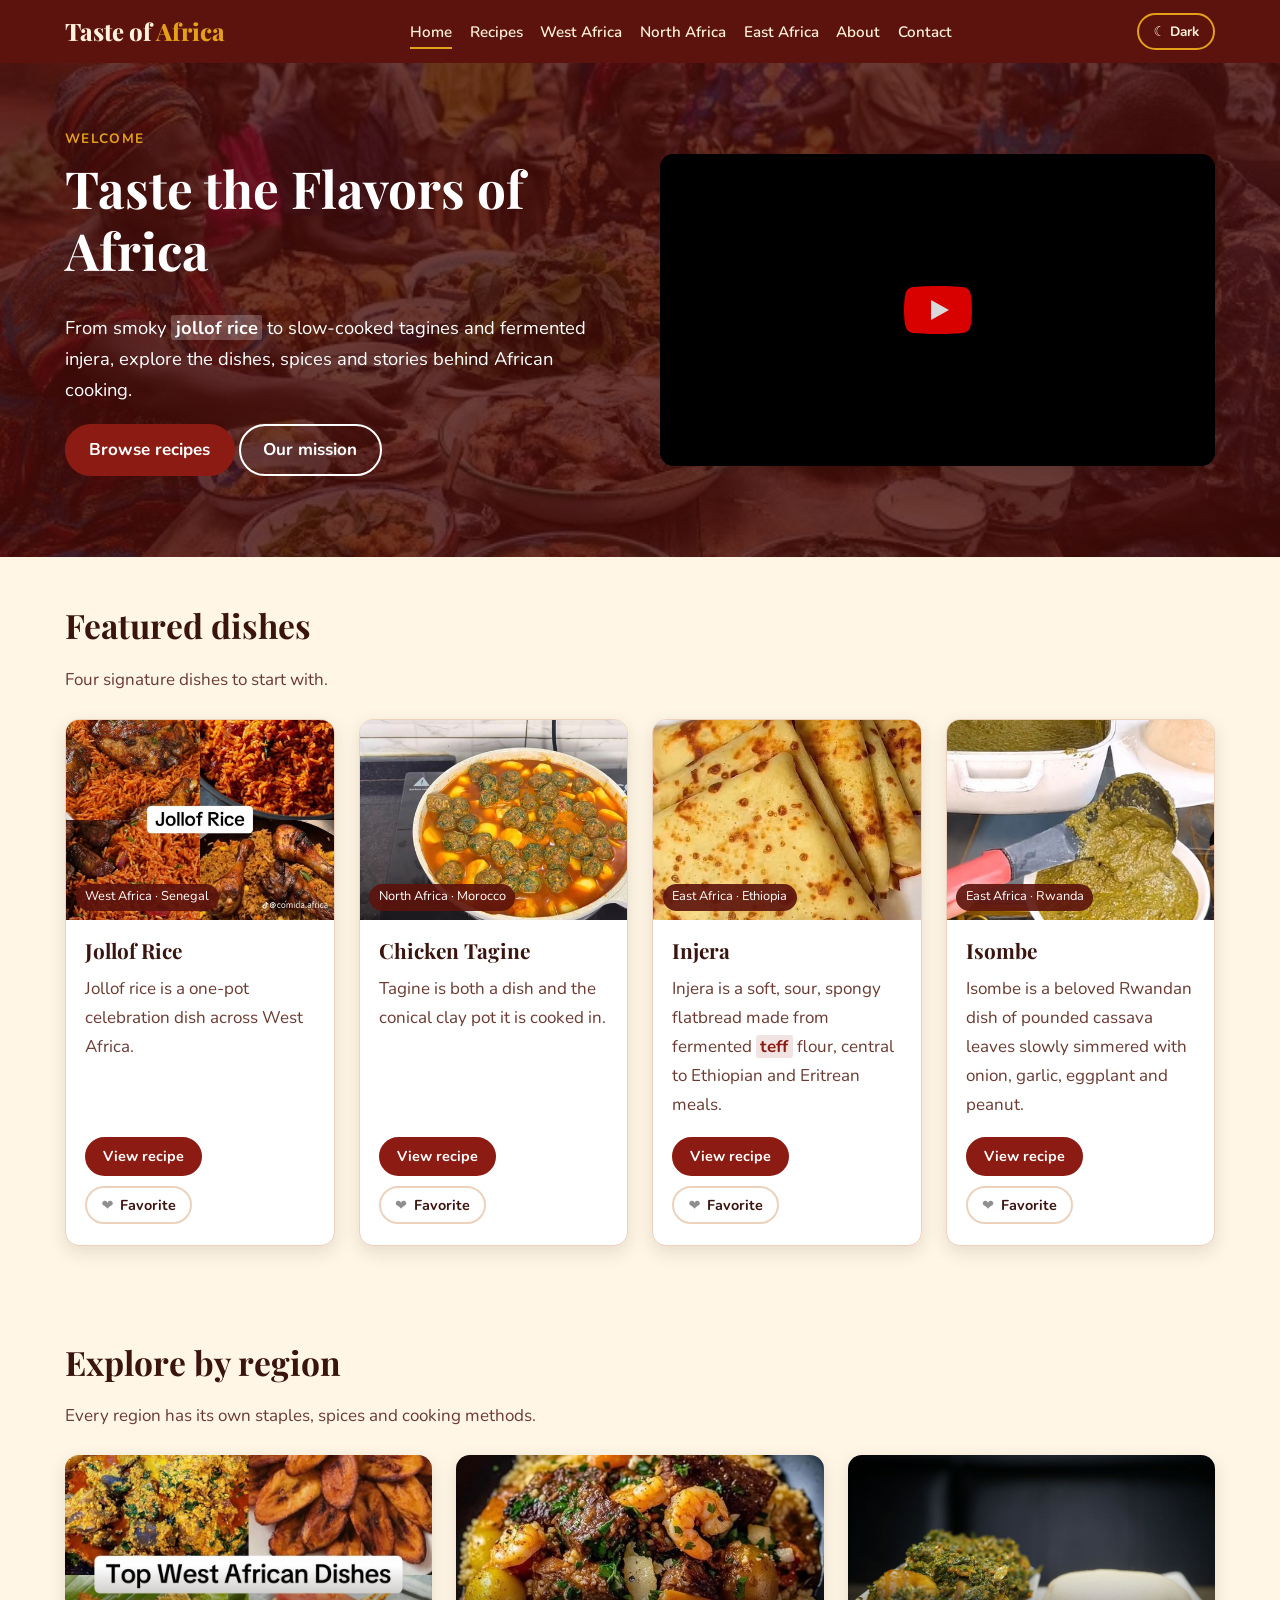
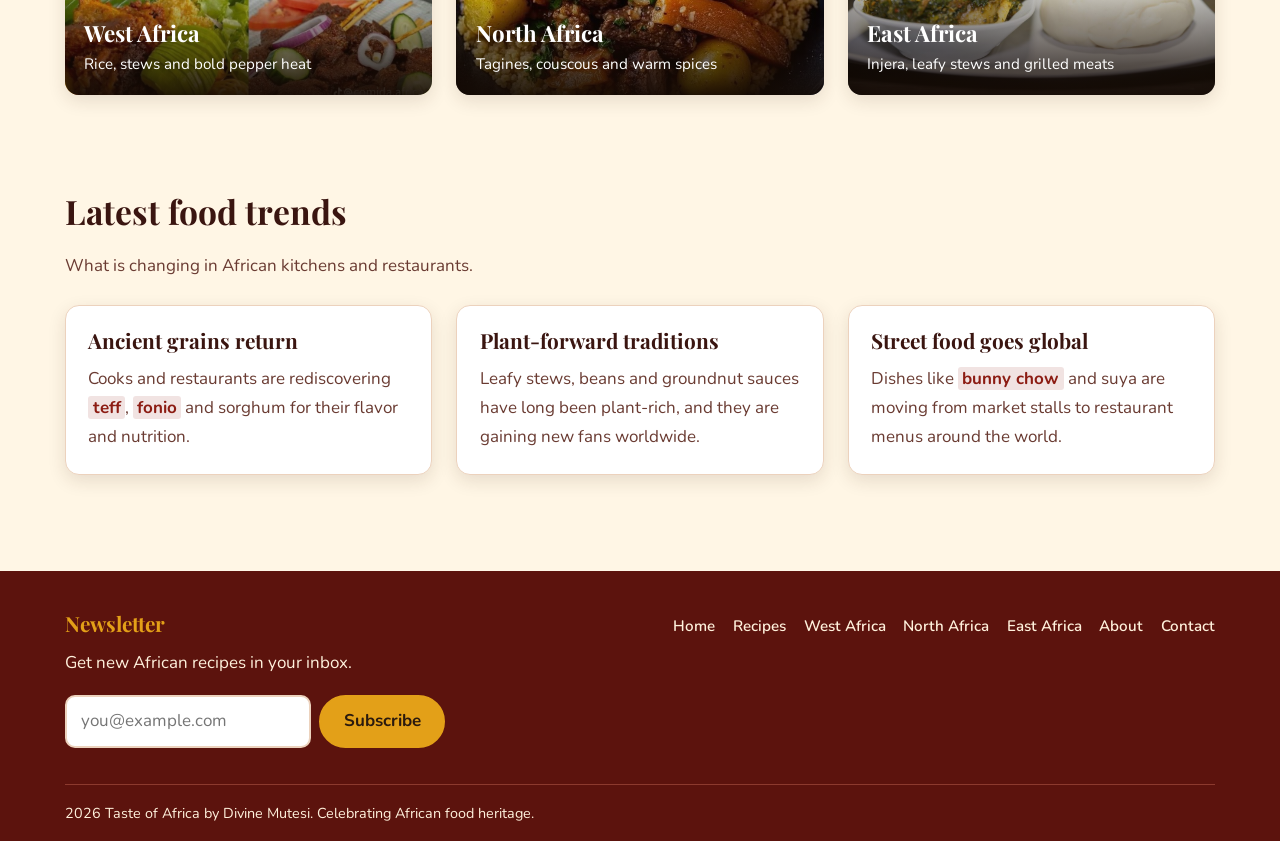
<file: index.html>
<!DOCTYPE html>
<html lang="en">
<head>
<meta charset="UTF-8">
<meta name="viewport" content="width=device-width, initial-scale=1.0">
<meta name="referrer" content="strict-origin-when-cross-origin">
<meta name="description" content="Taste of Africa celebrates African cuisine with recipes, regions and food stories.">
<title>Home | Taste of Africa</title>
<link rel="preconnect" href="https://fonts.googleapis.com">
<link rel="preconnect" href="https://fonts.gstatic.com" crossorigin>
<link href="https://fonts.googleapis.com/css2?family=Nunito:wght@400;600;700&amp;family=Playfair+Display:wght@700;800&amp;display=swap" rel="stylesheet">
<link rel="icon" href="data:image/svg+xml,%3Csvg xmlns='http://www.w3.org/2000/svg' viewBox='0 0 100 100'%3E%3Ctext y='.9em' font-size='90'%3E%F0%9F%8D%B2%3C/text%3E%3C/svg%3E">
<link rel="stylesheet" href="styles.css">
<script src="script.js" defer></script>
</head>
<body>
<a class="skip-link" href="#main">Skip to main content</a>
<header class="site-header">
<div class="site-header__inner">
<a class="logo" href="index.html">Taste of <span>Africa</span></a>
<nav aria-label="Main navigation"><ul class="nav-list"><li><a href="index.html" aria-current="page">Home</a></li><li><a href="recipes.html">Recipes</a></li><li><a href="west-africa.html">West Africa</a></li><li><a href="north-africa.html">North Africa</a></li><li><a href="east-africa.html">East Africa</a></li><li><a href="about.html">About</a></li><li><a href="contact.html">Contact</a></li></ul></nav>
<button id="theme-toggle" class="theme-toggle" type="button" aria-pressed="false">&#9790; Dark</button>
</div>
</header>
<main id="main">
<section class="hero" aria-labelledby="hero-h"><div class="container hero__grid">
<div><p class="eyebrow">Welcome</p><h1 id="hero-h">Taste the Flavors of Africa</h1>
<p class="lead">From smoky <mark>jollof rice</mark> to slow-cooked tagines and fermented injera, explore the dishes, spices and stories behind African cooking.</p>
<p><a class="btn" href="recipes.html">Browse recipes</a> <a class="btn btn--ghost" href="about.html">Our mission</a></p></div>
<div class="video"><iframe src="https://www.youtube.com/embed/evpPXaoyurE" title="60 rich African meals and their country of origin" allow="accelerometer; autoplay; clipboard-write; encrypted-media; gyroscope; picture-in-picture; web-share" referrerpolicy="strict-origin-when-cross-origin" allowfullscreen></iframe></div></div></section>
<section class="section container" aria-labelledby="feat-h"><h2 id="feat-h">Featured dishes</h2><p class="sub">Four signature dishes to start with.</p><div class="grid"><article class="card recipe-card" data-id="jollof-rice" data-region="west-africa">
<figure class="card__figure"><img src="images/jollof-rice.jpeg" alt="Four close-ups of red jollof rice, some with roasted chicken" loading="lazy"><figcaption class="card__cap">West Africa &middot; Senegal</figcaption></figure>
<div class="card__body"><h3><a href="jollof-rice.html">Jollof Rice</a></h3><p>Jollof rice is a one-pot celebration dish across West Africa.</p>
<div class="card__actions"><a class="btn btn--sm" href="jollof-rice.html">View recipe</a><button class="fav-btn" type="button" data-id="jollof-rice" aria-pressed="false"><span class="heart" aria-hidden="true">&#10084;</span> <span class="fav-label">Favorite</span></button></div></div></article><article class="card recipe-card" data-id="tagine" data-region="north-africa">
<figure class="card__figure"><img src="images/tagine.jpeg" alt="A pan of spiced meatballs and potatoes simmered in a tomato sauce, a tagine-style dish" loading="lazy"><figcaption class="card__cap">North Africa &middot; Morocco</figcaption></figure>
<div class="card__body"><h3><a href="tagine.html">Chicken Tagine</a></h3><p>Tagine is both a dish and the conical clay pot it is cooked in.</p>
<div class="card__actions"><a class="btn btn--sm" href="tagine.html">View recipe</a><button class="fav-btn" type="button" data-id="tagine" aria-pressed="false"><span class="heart" aria-hidden="true">&#10084;</span> <span class="fav-label">Favorite</span></button></div></div></article><article class="card recipe-card" data-id="injera" data-region="east-africa">
<figure class="card__figure"><img src="images/injera.jpeg" alt="Folded thin flatbreads on a white plate" loading="lazy"><figcaption class="card__cap">East Africa &middot; Ethiopia</figcaption></figure>
<div class="card__body"><h3><a href="injera.html">Injera</a></h3><p>Injera is a soft, sour, spongy flatbread made from fermented <mark>teff</mark> flour, central to Ethiopian and Eritrean meals.</p>
<div class="card__actions"><a class="btn btn--sm" href="injera.html">View recipe</a><button class="fav-btn" type="button" data-id="injera" aria-pressed="false"><span class="heart" aria-hidden="true">&#10084;</span> <span class="fav-label">Favorite</span></button></div></div></article><article class="card recipe-card" data-id="isombe" data-region="east-africa">
<figure class="card__figure"><img src="images/isombe.jpeg" alt="A pot and a bowl of green isombe next to a mound of stiff dough" loading="lazy"><figcaption class="card__cap">East Africa &middot; Rwanda</figcaption></figure>
<div class="card__body"><h3><a href="isombe.html">Isombe</a></h3><p>Isombe is a beloved Rwandan dish of pounded cassava leaves slowly simmered with onion, garlic, eggplant and peanut.</p>
<div class="card__actions"><a class="btn btn--sm" href="isombe.html">View recipe</a><button class="fav-btn" type="button" data-id="isombe" aria-pressed="false"><span class="heart" aria-hidden="true">&#10084;</span> <span class="fav-label">Favorite</span></button></div></div></article></div></section>
<section class="section container" aria-labelledby="reg-h"><h2 id="reg-h">Explore by region</h2><p class="sub">Every region has its own staples, spices and cooking methods.</p>
<div class="grid grid--3">
<a class="region-card" href="west-africa.html"><img src="images/westafrican-dish.jpeg" alt="A collage of West African dishes including fried plantain and grilled meat skewers" loading="lazy"><span><strong>West Africa</strong>Rice, stews and bold pepper heat</span></a>
<a class="region-card" href="north-africa.html"><img src="images/northafrican-dish.jpeg" alt="A plate of couscous topped with beef, shrimp, potatoes and carrots" loading="lazy"><span><strong>North Africa</strong>Tagines, couscous and warm spices</span></a>
<a class="region-card" href="east-africa.html"><img src="images/east-africa.jpg" alt="A bowl of green leafy stew beside a ball of pounded dough on a white plate" loading="lazy"><span><strong>East Africa</strong>Injera, leafy stews and grilled meats</span></a></div></section>
<section class="section container" aria-labelledby="trend-h"><h2 id="trend-h">Latest food trends</h2><p class="sub">What is changing in African kitchens and restaurants.</p>
<div class="grid grid--3">
<article class="card card--text"><h3>Ancient grains return</h3><p>Cooks and restaurants are rediscovering <mark>teff</mark>, <mark>fonio</mark> and sorghum for their flavor and nutrition.</p></article>
<article class="card card--text"><h3>Plant-forward traditions</h3><p>Leafy stews, beans and groundnut sauces have long been plant-rich, and they are gaining new fans worldwide.</p></article>
<article class="card card--text"><h3>Street food goes global</h3><p>Dishes like <mark>bunny chow</mark> and suya are moving from market stalls to restaurant menus around the world.</p></article></div></section>
</main>
<footer class="site-footer">
<div class="site-footer__inner">
<section aria-labelledby="news-h"><h2 id="news-h">Newsletter</h2><p>Get new African recipes in your inbox.</p>
<form class="newsletter-form" novalidate><label for="news-email" class="sr-only">Email address</label><input type="email" id="news-email" placeholder="you@example.com" autocomplete="email" required><button type="submit" class="btn">Subscribe</button><p class="form-msg" role="status" aria-live="polite"></p></form></section>
<nav aria-label="Footer navigation"><ul class="footer-nav"><li><a href="index.html" aria-current="page">Home</a></li><li><a href="recipes.html">Recipes</a></li><li><a href="west-africa.html">West Africa</a></li><li><a href="north-africa.html">North Africa</a></li><li><a href="east-africa.html">East Africa</a></li><li><a href="about.html">About</a></li><li><a href="contact.html">Contact</a></li></ul></nav>
</div>
<p class="copy">2026 Taste of Africa by Divine Mutesi. Celebrating African food heritage.</p>
</footer>
</body>
</html>
</file>
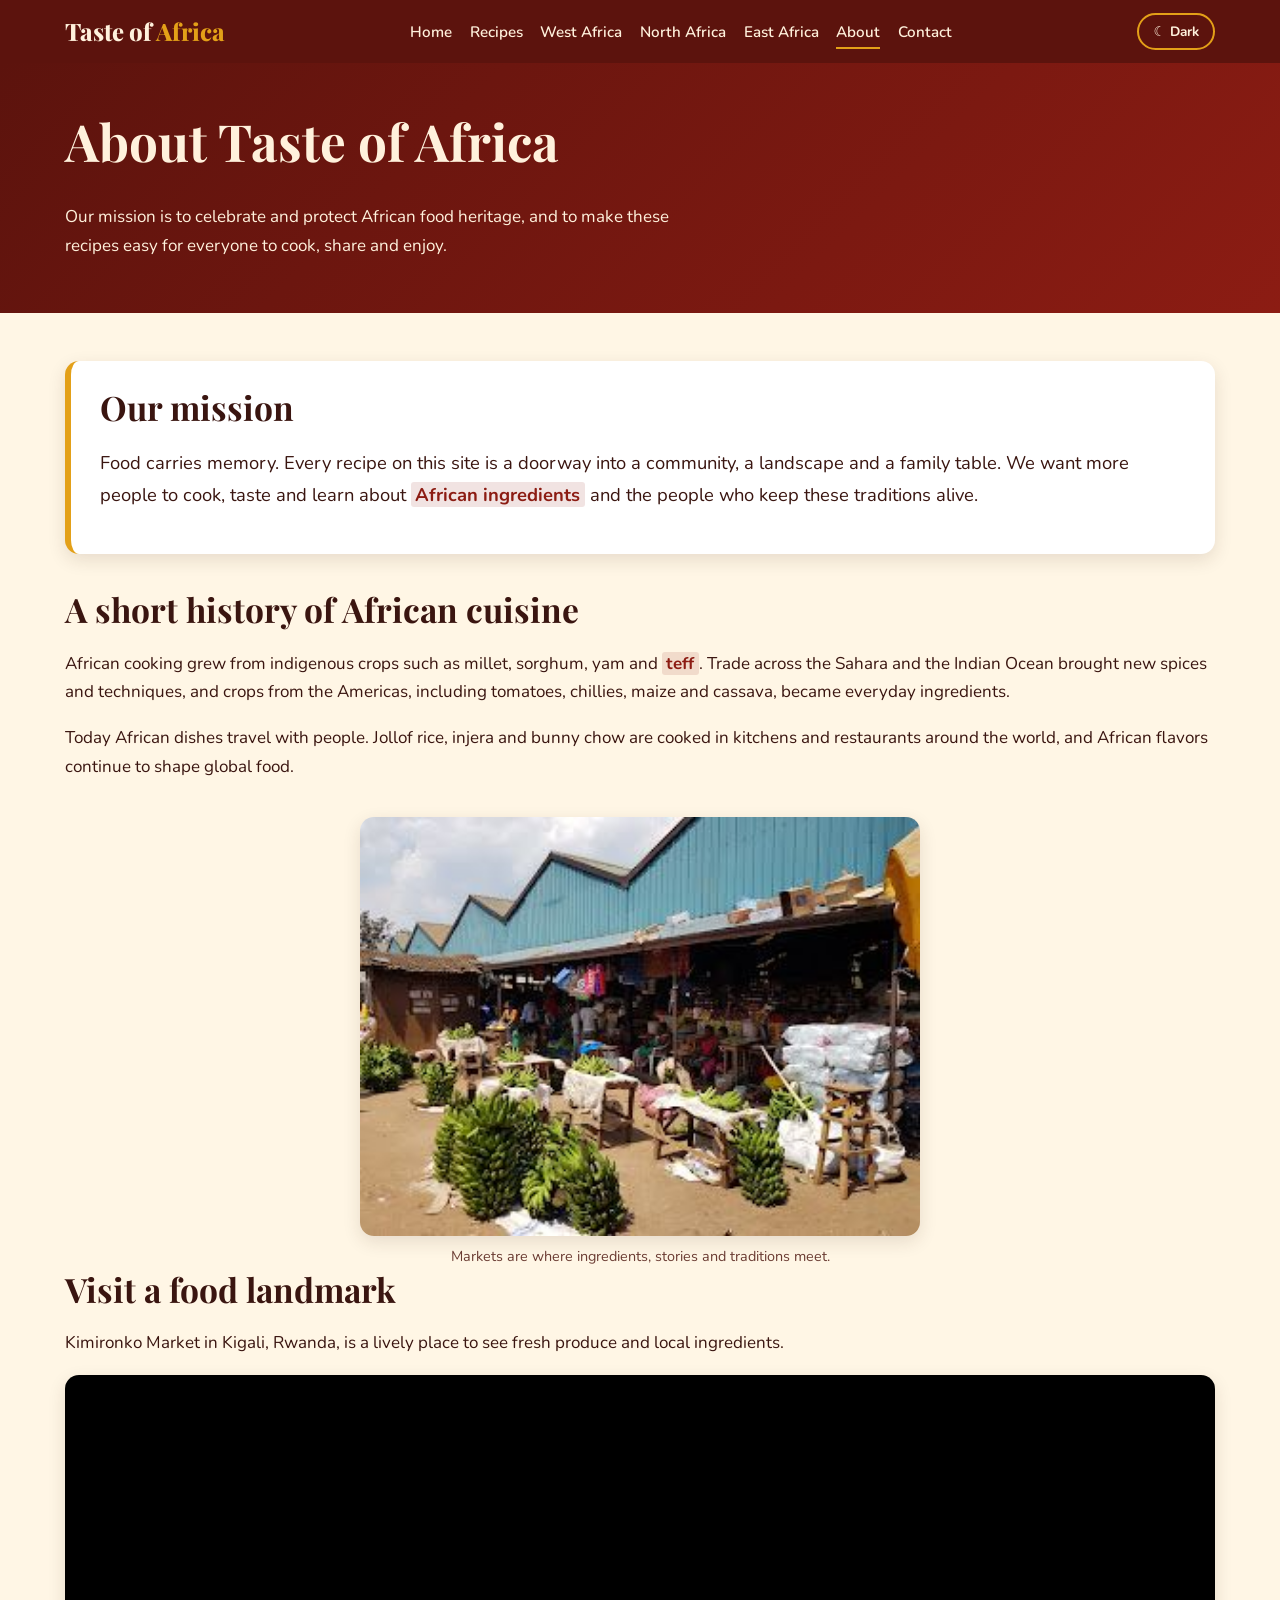
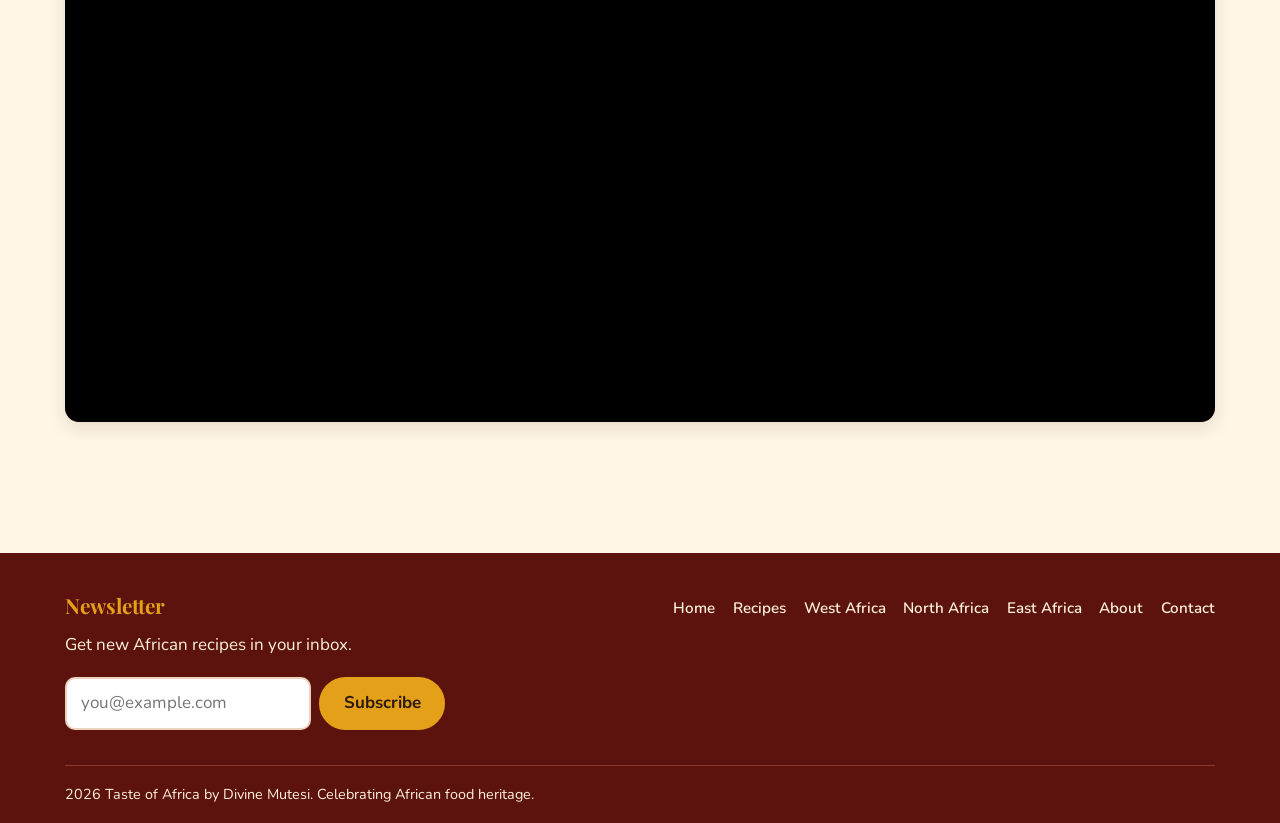
<file: about.html>
<!DOCTYPE html>
<html lang="en">
<head>
<meta charset="UTF-8">
<meta name="viewport" content="width=device-width, initial-scale=1.0">
<meta name="referrer" content="strict-origin-when-cross-origin">
<meta name="description" content="Our mission to promote African food heritage.">
<title>About | Taste of Africa</title>
<link rel="preconnect" href="https://fonts.googleapis.com">
<link rel="preconnect" href="https://fonts.gstatic.com" crossorigin>
<link href="https://fonts.googleapis.com/css2?family=Nunito:wght@400;600;700&amp;family=Playfair+Display:wght@700;800&amp;display=swap" rel="stylesheet">
<link rel="icon" href="data:image/svg+xml,%3Csvg xmlns='http://www.w3.org/2000/svg' viewBox='0 0 100 100'%3E%3Ctext y='.9em' font-size='90'%3E%F0%9F%8D%B2%3C/text%3E%3C/svg%3E">
<link rel="stylesheet" href="styles.css">
<script src="script.js" defer></script>
</head>
<body>
<a class="skip-link" href="#main">Skip to main content</a>
<header class="site-header">
<div class="site-header__inner">
<a class="logo" href="index.html">Taste of <span>Africa</span></a>
<nav aria-label="Main navigation"><ul class="nav-list"><li><a href="index.html">Home</a></li><li><a href="recipes.html">Recipes</a></li><li><a href="west-africa.html">West Africa</a></li><li><a href="north-africa.html">North Africa</a></li><li><a href="east-africa.html">East Africa</a></li><li><a href="about.html" aria-current="page">About</a></li><li><a href="contact.html">Contact</a></li></ul></nav>
<button id="theme-toggle" class="theme-toggle" type="button" aria-pressed="false">&#9790; Dark</button>
</div>
</header>
<main id="main">
<header class="page-hero"><div class="container"><h1>About Taste of Africa</h1><p class="lead">Our mission is to celebrate and protect African food heritage, and to make these recipes easy for everyone to cook, share and enjoy.</p></div></header>
<div class="container section">
<section aria-labelledby="m-h" class="mission"><h2 id="m-h">Our mission</h2><p>Food carries memory. Every recipe on this site is a doorway into a community, a landscape and a family table. We want more people to cook, taste and learn about <mark>African ingredients</mark> and the people who keep these traditions alive.</p></section>
<section aria-labelledby="h-h"><h2 id="h-h">A short history of African cuisine</h2>
<p>African cooking grew from indigenous crops such as millet, sorghum, yam and <mark>teff</mark>. Trade across the Sahara and the Indian Ocean brought new spices and techniques, and crops from the Americas, including tomatoes, chillies, maize and cassava, became everyday ingredients.</p>
<p>Today African dishes travel with people. Jollof rice, injera and bunny chow are cooked in kitchens and restaurants around the world, and African flavors continue to shape global food.</p></section>
<figure class="wide wide--small"><img src="images/about.jpg" alt="A busy African food market with bunches of green bananas in the foreground" loading="lazy"><figcaption>Markets are where ingredients, stories and traditions meet.</figcaption></figure>
<section aria-labelledby="map-h"><h2 id="map-h">Visit a food landmark</h2><p>Kimironko Market in Kigali, Rwanda, is a lively place to see fresh produce and local ingredients.</p><div class="map"><iframe src="https://www.google.com/maps?q=Kimironko+Market,+Kigali,+Rwanda&amp;output=embed" title="Map of Kimironko Market in Kigali, Rwanda" loading="lazy" referrerpolicy="no-referrer-when-downgrade"></iframe></div></section></div>
</main>
<footer class="site-footer">
<div class="site-footer__inner">
<section aria-labelledby="news-h"><h2 id="news-h">Newsletter</h2><p>Get new African recipes in your inbox.</p>
<form class="newsletter-form" novalidate><label for="news-email" class="sr-only">Email address</label><input type="email" id="news-email" placeholder="you@example.com" autocomplete="email" required><button type="submit" class="btn">Subscribe</button><p class="form-msg" role="status" aria-live="polite"></p></form></section>
<nav aria-label="Footer navigation"><ul class="footer-nav"><li><a href="index.html">Home</a></li><li><a href="recipes.html">Recipes</a></li><li><a href="west-africa.html">West Africa</a></li><li><a href="north-africa.html">North Africa</a></li><li><a href="east-africa.html">East Africa</a></li><li><a href="about.html" aria-current="page">About</a></li><li><a href="contact.html">Contact</a></li></ul></nav>
</div>
<p class="copy">2026 Taste of Africa by Divine Mutesi. Celebrating African food heritage.</p>
</footer>
</body>
</html>
</file>
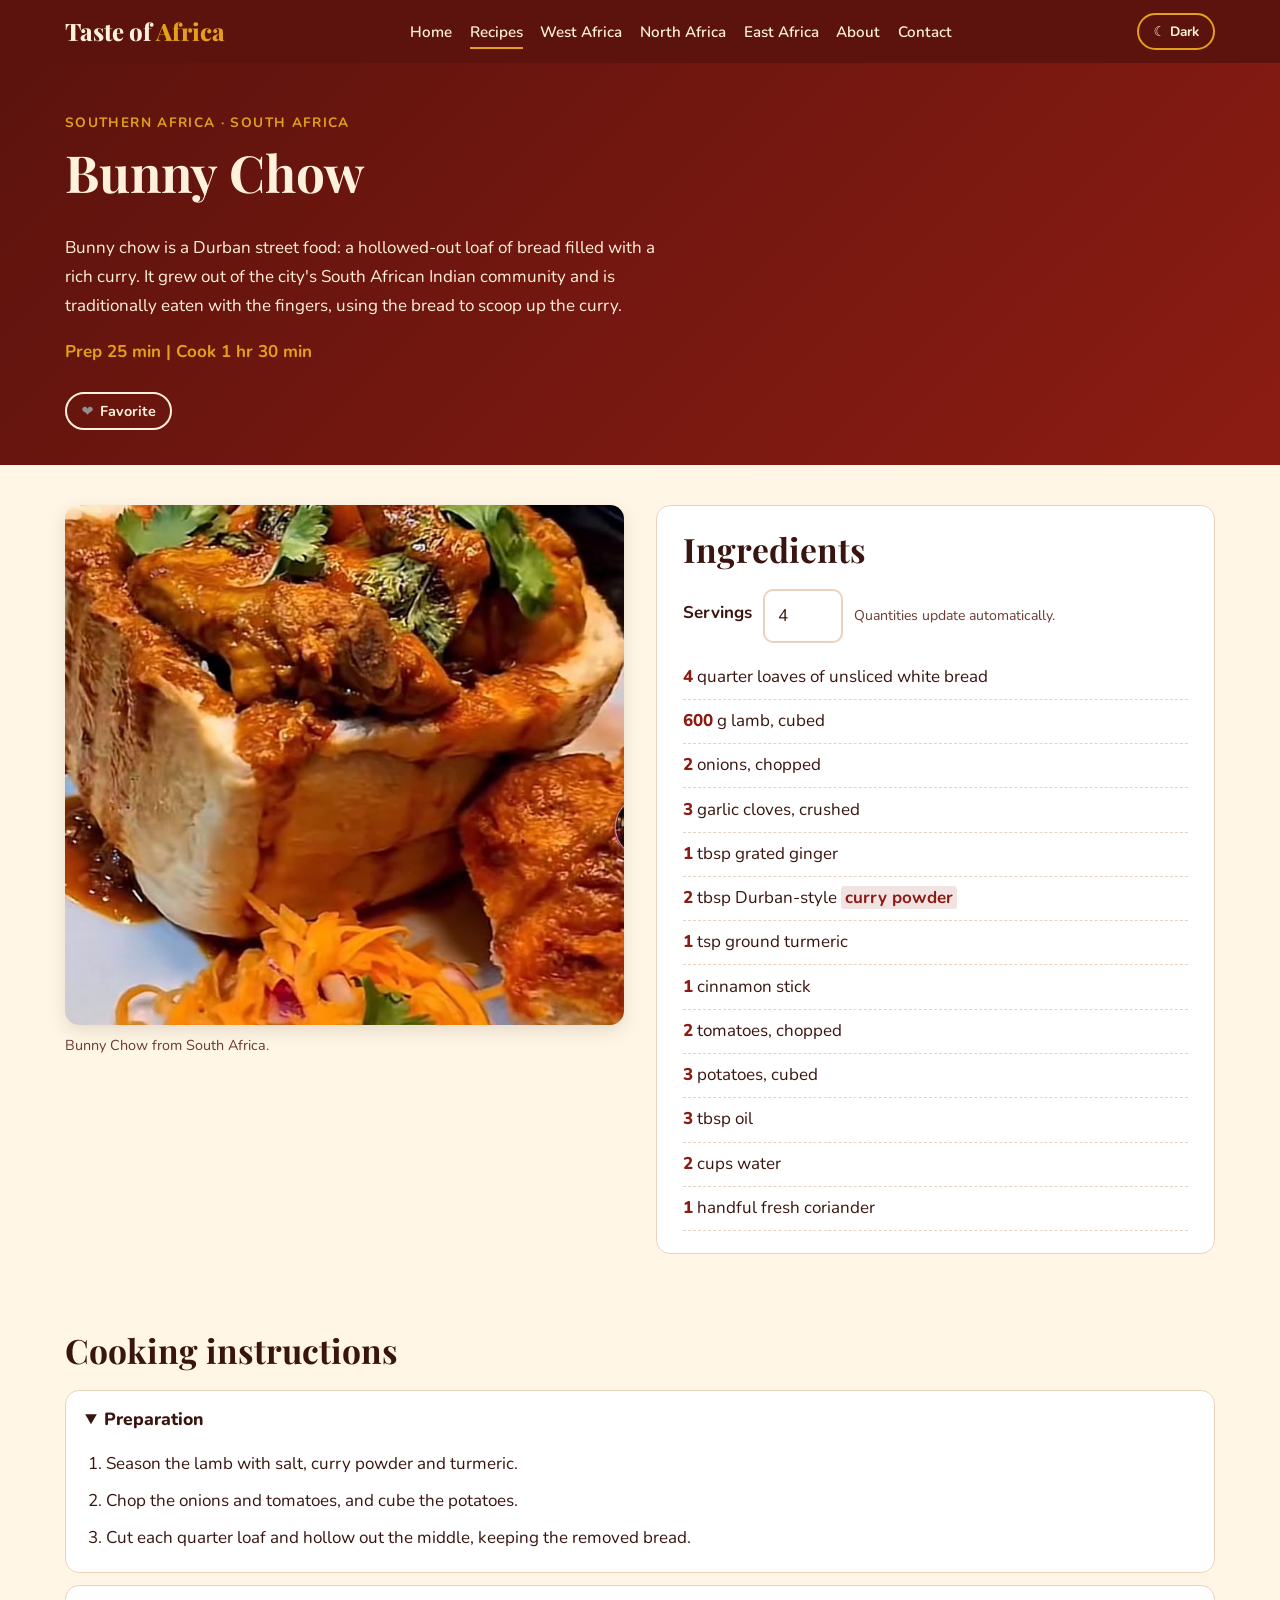
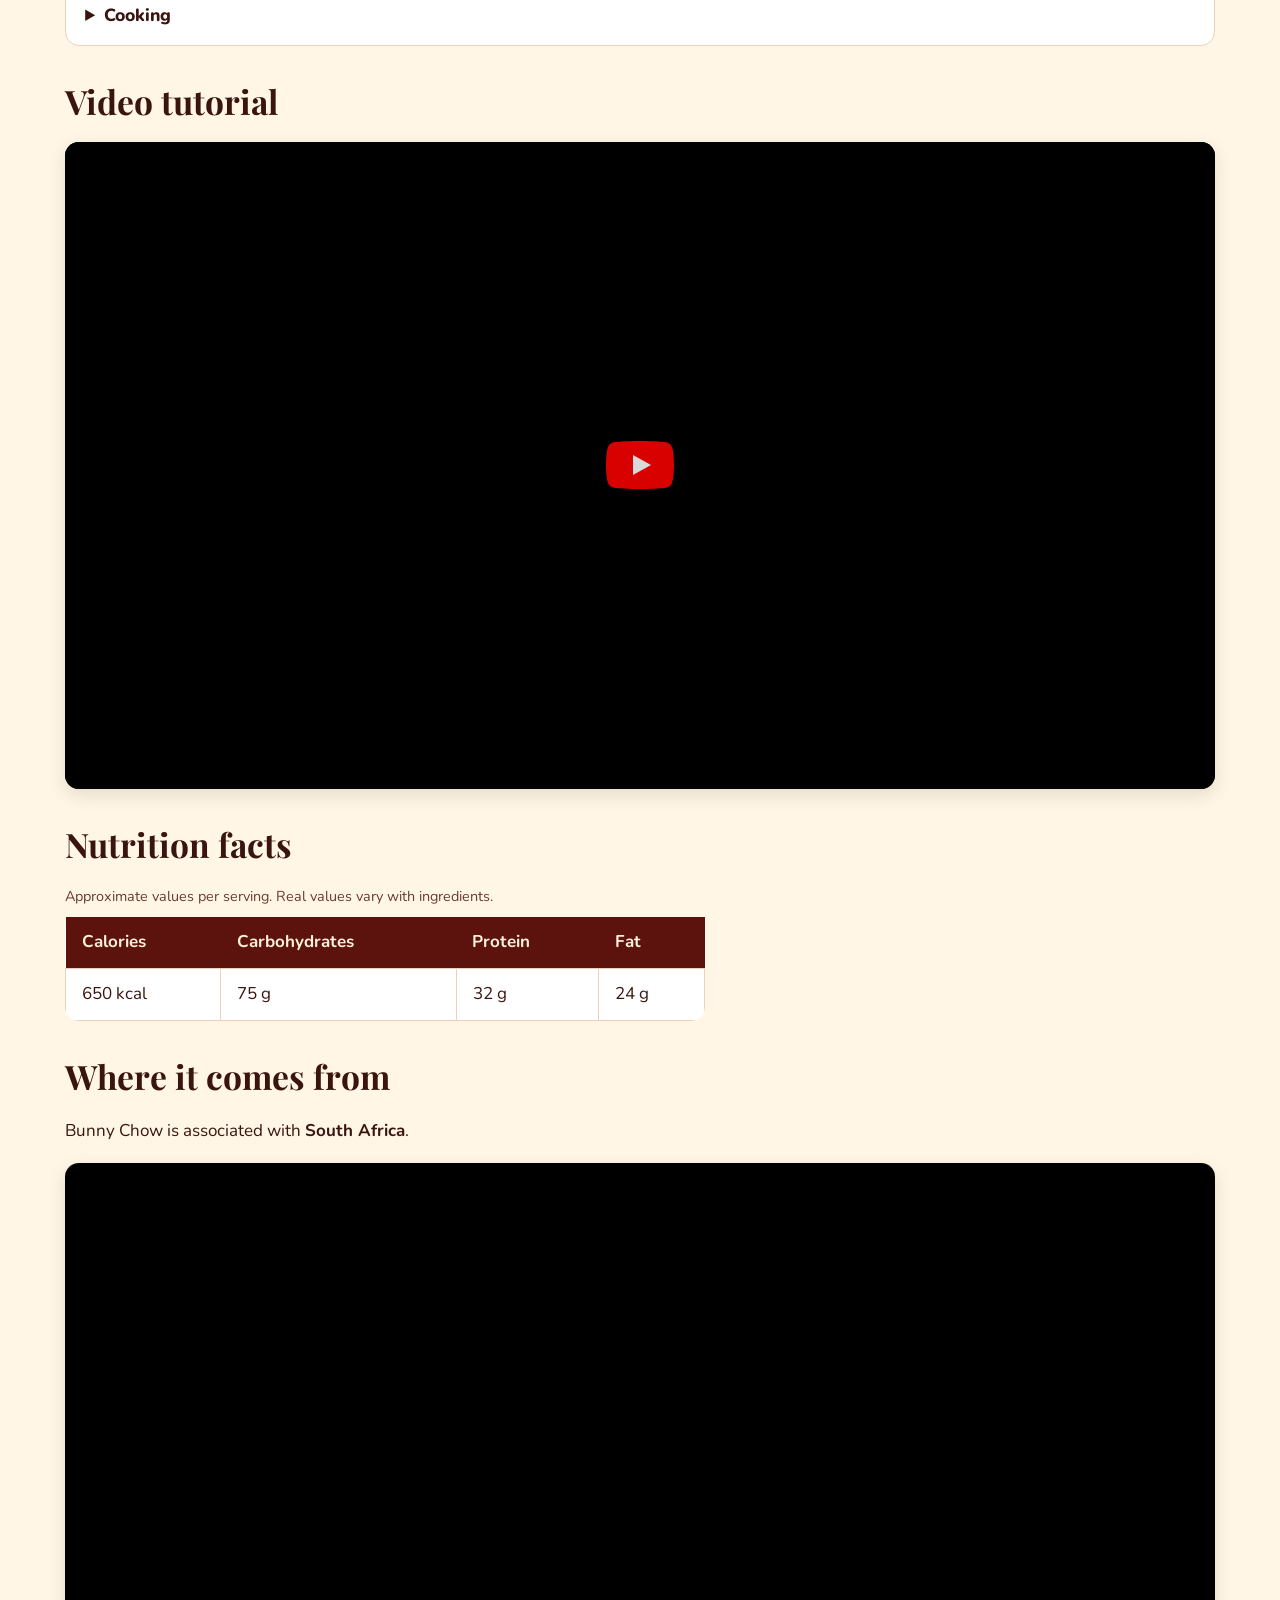
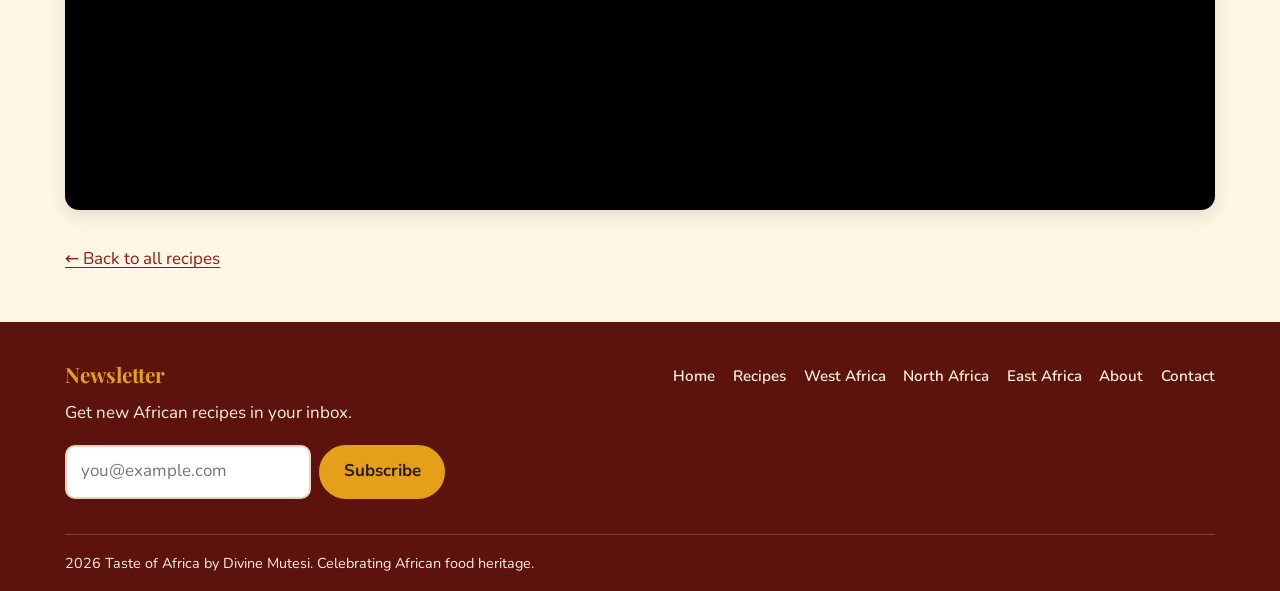
<file: bunny-chow.html>
<!DOCTYPE html>
<html lang="en">
<head>
<meta charset="UTF-8">
<meta name="viewport" content="width=device-width, initial-scale=1.0">
<meta name="referrer" content="strict-origin-when-cross-origin">
<meta name="description" content="Bunny Chow recipe from South Africa: ingredients, instructions, video and map.">
<title>Bunny Chow | Taste of Africa</title>
<link rel="preconnect" href="https://fonts.googleapis.com">
<link rel="preconnect" href="https://fonts.gstatic.com" crossorigin>
<link href="https://fonts.googleapis.com/css2?family=Nunito:wght@400;600;700&amp;family=Playfair+Display:wght@700;800&amp;display=swap" rel="stylesheet">
<link rel="icon" href="data:image/svg+xml,%3Csvg xmlns='http://www.w3.org/2000/svg' viewBox='0 0 100 100'%3E%3Ctext y='.9em' font-size='90'%3E%F0%9F%8D%B2%3C/text%3E%3C/svg%3E">
<link rel="stylesheet" href="styles.css">
<script src="script.js" defer></script>
</head>
<body>
<a class="skip-link" href="#main">Skip to main content</a>
<header class="site-header">
<div class="site-header__inner">
<a class="logo" href="index.html">Taste of <span>Africa</span></a>
<nav aria-label="Main navigation"><ul class="nav-list"><li><a href="index.html">Home</a></li><li><a href="recipes.html" aria-current="page">Recipes</a></li><li><a href="west-africa.html">West Africa</a></li><li><a href="north-africa.html">North Africa</a></li><li><a href="east-africa.html">East Africa</a></li><li><a href="about.html">About</a></li><li><a href="contact.html">Contact</a></li></ul></nav>
<button id="theme-toggle" class="theme-toggle" type="button" aria-pressed="false">&#9790; Dark</button>
</div>
</header>
<main id="main">
<article class="recipe">
<header class="page-hero"><div class="container"><p class="eyebrow">Southern Africa &middot; South Africa</p><h1>Bunny Chow</h1><p class="lead">Bunny chow is a Durban street food: a hollowed-out loaf of bread filled with a rich curry. It grew out of the city's South African Indian community and is traditionally eaten with the fingers, using the bread to scoop up the curry.</p>
<p class="meta">Prep 25 min | Cook 1 hr 30 min</p><button class="fav-btn" type="button" data-id="bunny-chow" aria-pressed="false"><span class="heart" aria-hidden="true">&#10084;</span> <span class="fav-label">Favorite</span></button></div></header>
<div class="container recipe__grid">
<figure class="recipe__figure"><img src="images/bunny-chow.jpeg" alt="A hollowed bread loaf filled with curry, served with a shredded carrot salad"><figcaption>Bunny Chow from South Africa.</figcaption></figure>
<section aria-labelledby="ing-h" class="panel"><h2 id="ing-h">Ingredients</h2>
<div class="scaler"><label for="servings">Servings</label><input type="number" id="servings" min="1" max="24" value="4" data-base="4"><span class="hint">Quantities update automatically.</span></div>
<ul class="ingredients"><li><span class="qty" data-base="4">4</span> quarter loaves of unsliced white bread</li><li><span class="qty" data-base="600">600</span> g lamb, cubed</li><li><span class="qty" data-base="2">2</span> onions, chopped</li><li><span class="qty" data-base="3">3</span> garlic cloves, crushed</li><li><span class="qty" data-base="1">1</span> tbsp grated ginger</li><li><span class="qty" data-base="2">2</span> tbsp Durban-style <mark>curry powder</mark></li><li><span class="qty" data-base="1">1</span> tsp ground turmeric</li><li><span class="qty" data-base="1">1</span> cinnamon stick</li><li><span class="qty" data-base="2">2</span> tomatoes, chopped</li><li><span class="qty" data-base="3">3</span> potatoes, cubed</li><li><span class="qty" data-base="3">3</span> tbsp oil</li><li><span class="qty" data-base="2">2</span> cups water</li><li><span class="qty" data-base="1">1</span> handful fresh coriander</li></ul></section>
</div>
<div class="container">
<section aria-labelledby="steps-h"><h2 id="steps-h">Cooking instructions</h2>
<details open><summary>Preparation</summary><ol><li>Season the lamb with salt, curry powder and turmeric.</li><li>Chop the onions and tomatoes, and cube the potatoes.</li><li>Cut each quarter loaf and hollow out the middle, keeping the removed bread.</li></ol></details>
<details><summary>Cooking</summary><ol><li>Heat the oil and fry the cinnamon and onions until golden.</li><li>Add the garlic, ginger and the remaining curry powder, then stir for 1 minute.</li><li>Add the lamb, tomatoes and water. Cover and simmer for 1 hour.</li><li>Add the potatoes and cook for 25 minutes until the meat and potatoes are tender.</li><li>Spoon the curry into the bread, top with the bread lid and coriander, and serve.</li></ol></details></section>
<section aria-labelledby="vid-h"><h2 id="vid-h">Video tutorial</h2><div class="video"><iframe src="https://www.youtube.com/embed/bOhddTWSJPQ" title="How to make Bunny Chow" allow="accelerometer; autoplay; clipboard-write; encrypted-media; gyroscope; picture-in-picture; web-share" referrerpolicy="strict-origin-when-cross-origin" allowfullscreen></iframe></div></section>
<section aria-labelledby="nut-h"><h2 id="nut-h">Nutrition facts</h2>
<table class="table"><caption>Approximate values per serving. Real values vary with ingredients.</caption><thead><tr><th scope="col">Calories</th><th scope="col">Carbohydrates</th><th scope="col">Protein</th><th scope="col">Fat</th></tr></thead><tbody><tr><td>650 kcal</td><td>75 g</td><td>32 g</td><td>24 g</td></tr></tbody></table></section>
<section aria-labelledby="map-h"><h2 id="map-h">Where it comes from</h2><p>Bunny Chow is associated with <strong>South Africa</strong>.</p><div class="map"><iframe src="https://www.google.com/maps?q=Durban,+South+Africa&amp;output=embed" title="Map of Durban, South Africa, the home of bunny chow" loading="lazy" referrerpolicy="no-referrer-when-downgrade"></iframe></div></section>
<p class="back"><a href="recipes.html">&larr; Back to all recipes</a></p>
</div>
</article>
</main>
<footer class="site-footer">
<div class="site-footer__inner">
<section aria-labelledby="news-h"><h2 id="news-h">Newsletter</h2><p>Get new African recipes in your inbox.</p>
<form class="newsletter-form" novalidate><label for="news-email" class="sr-only">Email address</label><input type="email" id="news-email" placeholder="you@example.com" autocomplete="email" required><button type="submit" class="btn">Subscribe</button><p class="form-msg" role="status" aria-live="polite"></p></form></section>
<nav aria-label="Footer navigation"><ul class="footer-nav"><li><a href="index.html">Home</a></li><li><a href="recipes.html" aria-current="page">Recipes</a></li><li><a href="west-africa.html">West Africa</a></li><li><a href="north-africa.html">North Africa</a></li><li><a href="east-africa.html">East Africa</a></li><li><a href="about.html">About</a></li><li><a href="contact.html">Contact</a></li></ul></nav>
</div>
<p class="copy">2026 Taste of Africa by Divine Mutesi. Celebrating African food heritage.</p>
</footer>
</body>
</html>
</file>
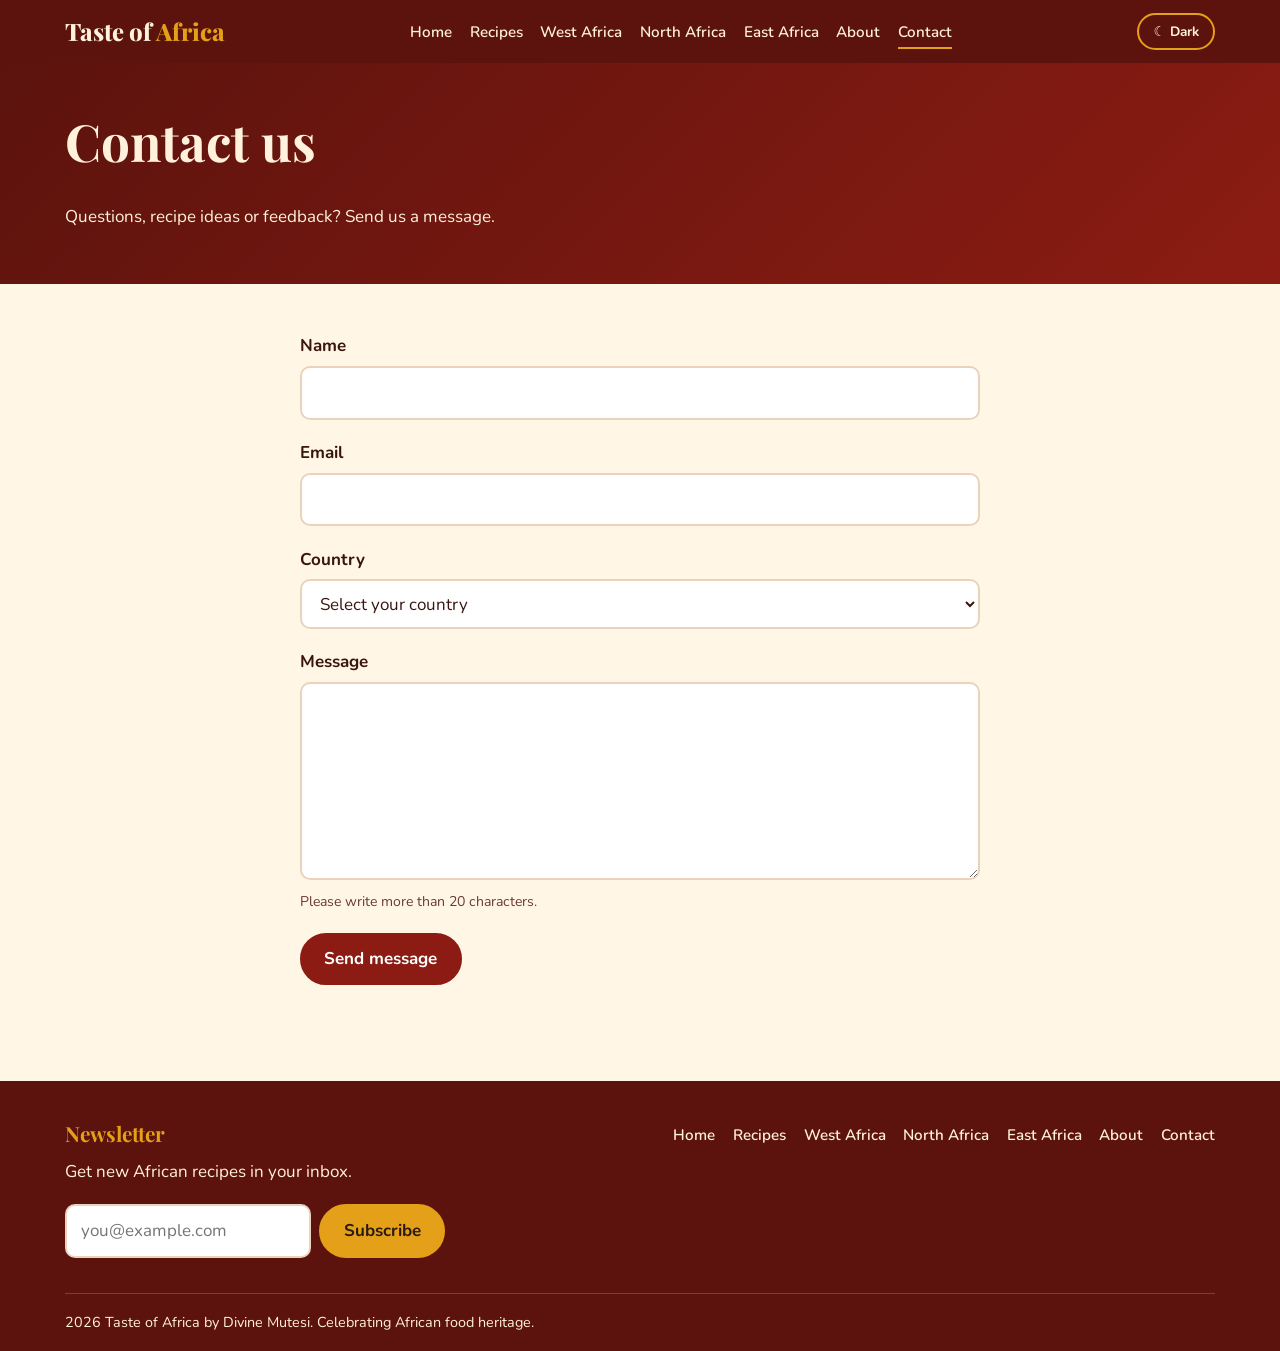
<file: contact.html>
<!DOCTYPE html>
<html lang="en">
<head>
<meta charset="UTF-8">
<meta name="viewport" content="width=device-width, initial-scale=1.0">
<meta name="referrer" content="strict-origin-when-cross-origin">
<meta name="description" content="Contact Taste of Africa.">
<title>Contact | Taste of Africa</title>
<link rel="preconnect" href="https://fonts.googleapis.com">
<link rel="preconnect" href="https://fonts.gstatic.com" crossorigin>
<link href="https://fonts.googleapis.com/css2?family=Nunito:wght@400;600;700&amp;family=Playfair+Display:wght@700;800&amp;display=swap" rel="stylesheet">
<link rel="icon" href="data:image/svg+xml,%3Csvg xmlns='http://www.w3.org/2000/svg' viewBox='0 0 100 100'%3E%3Ctext y='.9em' font-size='90'%3E%F0%9F%8D%B2%3C/text%3E%3C/svg%3E">
<link rel="stylesheet" href="styles.css">
<script src="script.js" defer></script>
</head>
<body>
<a class="skip-link" href="#main">Skip to main content</a>
<header class="site-header">
<div class="site-header__inner">
<a class="logo" href="index.html">Taste of <span>Africa</span></a>
<nav aria-label="Main navigation"><ul class="nav-list"><li><a href="index.html">Home</a></li><li><a href="recipes.html">Recipes</a></li><li><a href="west-africa.html">West Africa</a></li><li><a href="north-africa.html">North Africa</a></li><li><a href="east-africa.html">East Africa</a></li><li><a href="about.html">About</a></li><li><a href="contact.html" aria-current="page">Contact</a></li></ul></nav>
<button id="theme-toggle" class="theme-toggle" type="button" aria-pressed="false">&#9790; Dark</button>
</div>
</header>
<main id="main">
<header class="page-hero"><div class="container"><h1>Contact us</h1><p class="lead">Questions, recipe ideas or feedback? Send us a message.</p></div></header>
<div class="container section contact">
<form id="contact-form" novalidate>
<div class="field"><label for="name">Name</label><input type="text" id="name" name="name" autocomplete="name" required><p class="error" id="name-err" role="alert"></p></div>
<div class="field"><label for="email">Email</label><input type="email" id="email" name="email" autocomplete="email" required><p class="error" id="email-err" role="alert"></p></div>
<div class="field"><label for="country">Country</label><select id="country" name="country"><option value="">Select your country</option><option>Rwanda</option><option>Nigeria</option><option>Ghana</option><option>Kenya</option><option>Ethiopia</option><option>South Africa</option><option>Morocco</option><option>Senegal</option><option>Uganda</option><option>Tanzania</option><option>United States</option><option>United Kingdom</option><option value="other">Other (type it)</option></select></div>
<div class="field" id="other-wrap" hidden><label for="country-other">Your country</label><input type="text" id="country-other" list="countries" placeholder="Start typing..."><datalist id="countries"><option value='Rwanda'><option value='Nigeria'><option value='Ghana'><option value='Kenya'><option value='Ethiopia'><option value='South Africa'><option value='Morocco'><option value='Senegal'><option value='Uganda'><option value='Tanzania'><option value='United States'><option value='United Kingdom'><option value='Egypt'><option value='Algeria'><option value='Tunisia'><option value='Zambia'><option value='Zimbabwe'><option value='Cameroon'><option value='Ivory Coast'><option value='Mali'><option value='Namibia'><option value='Botswana'></datalist></div>
<div class="field"><label for="message">Message</label><textarea id="message" name="message" rows="6" required aria-describedby="msg-hint"></textarea><p class="hint" id="msg-hint">Please write more than 20 characters.</p><p class="error" id="message-err" role="alert"></p></div>
<button type="submit" class="btn">Send message</button></form>
<div id="confirmation" class="confirmation" role="status" tabindex="-1" hidden></div></div>
</main>
<footer class="site-footer">
<div class="site-footer__inner">
<section aria-labelledby="news-h"><h2 id="news-h">Newsletter</h2><p>Get new African recipes in your inbox.</p>
<form class="newsletter-form" novalidate><label for="news-email" class="sr-only">Email address</label><input type="email" id="news-email" placeholder="you@example.com" autocomplete="email" required><button type="submit" class="btn">Subscribe</button><p class="form-msg" role="status" aria-live="polite"></p></form></section>
<nav aria-label="Footer navigation"><ul class="footer-nav"><li><a href="index.html">Home</a></li><li><a href="recipes.html">Recipes</a></li><li><a href="west-africa.html">West Africa</a></li><li><a href="north-africa.html">North Africa</a></li><li><a href="east-africa.html">East Africa</a></li><li><a href="about.html">About</a></li><li><a href="contact.html" aria-current="page">Contact</a></li></ul></nav>
</div>
<p class="copy">2026 Taste of Africa by Divine Mutesi. Celebrating African food heritage.</p>
</footer>
</body>
</html>
</file>
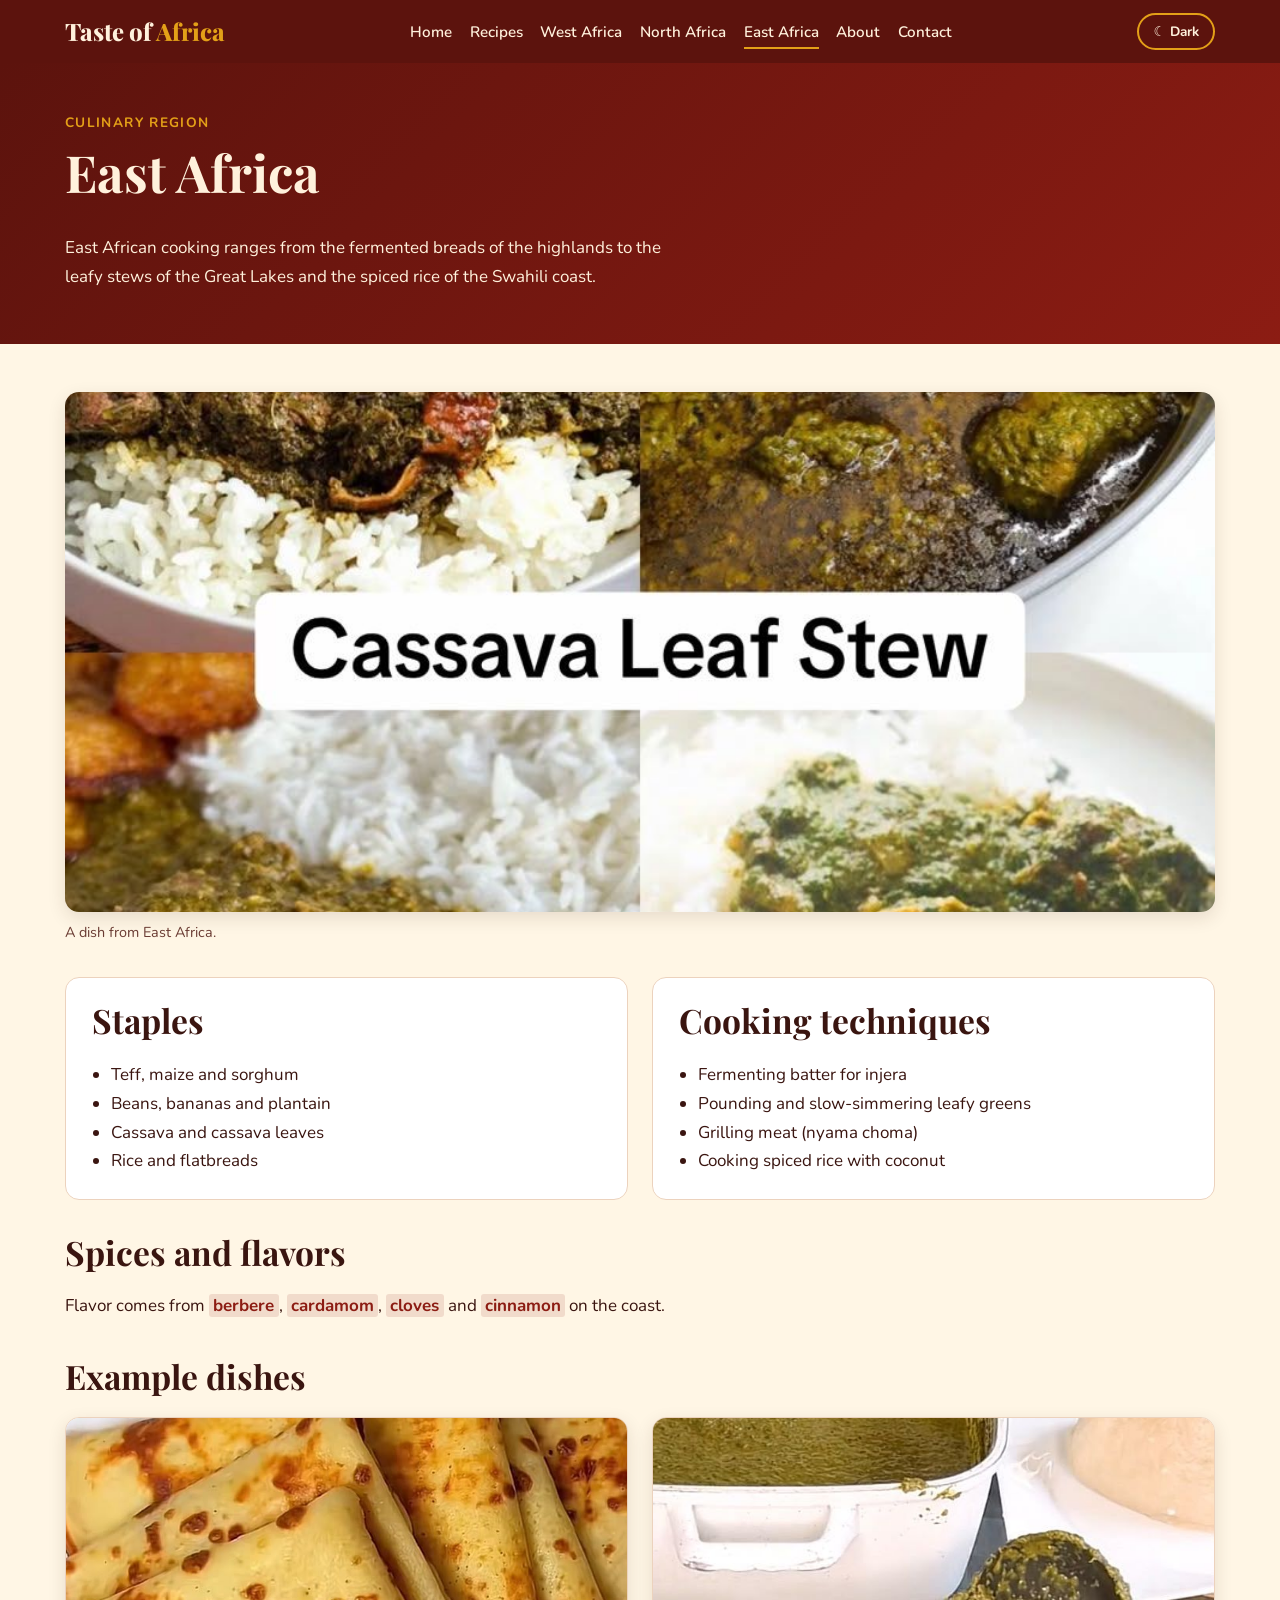
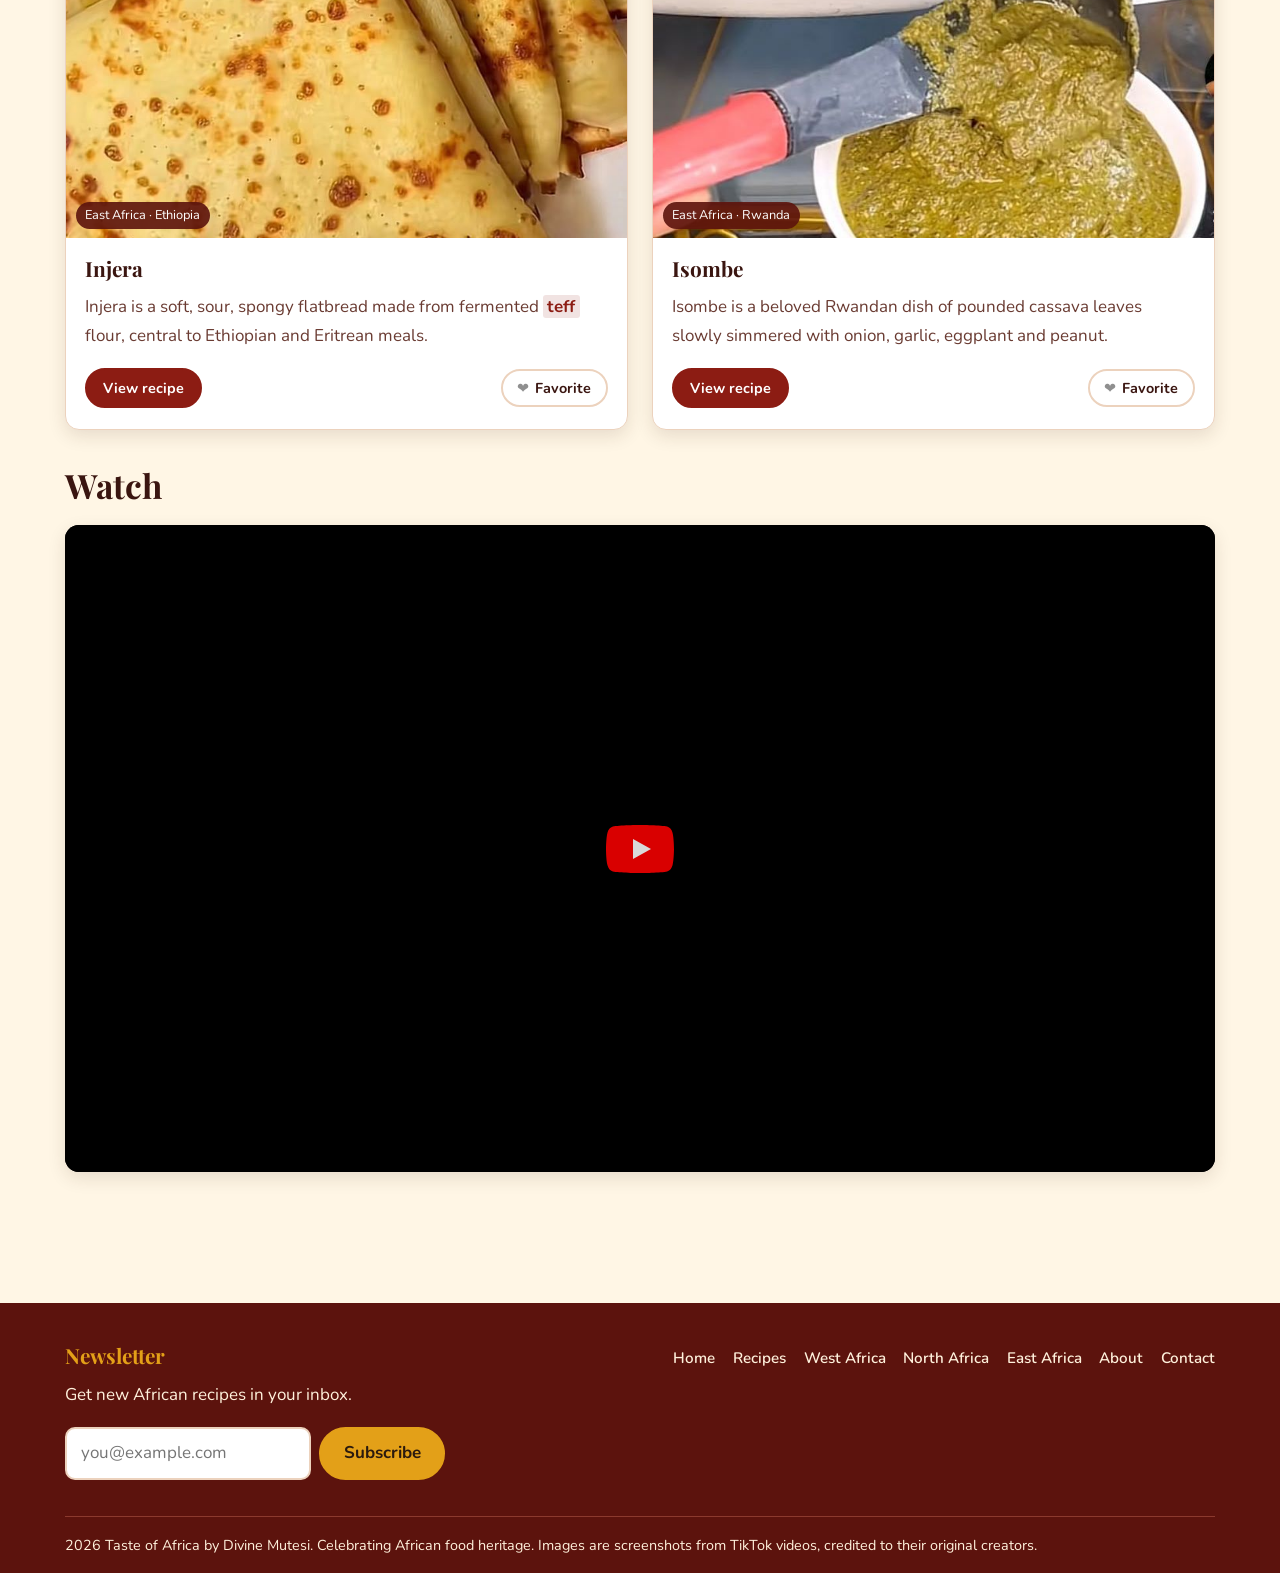
<file: east-africa.html>
<!DOCTYPE html>
<html lang="en">
<head>
<meta charset="UTF-8">
<meta name="viewport" content="width=device-width, initial-scale=1.0">
<meta name="referrer" content="strict-origin-when-cross-origin">
<meta name="description" content="Food culture of East Africa: staples, spices, techniques and recipes.">
<title>East Africa | Taste of Africa</title>
<link rel="preconnect" href="https://fonts.googleapis.com">
<link rel="preconnect" href="https://fonts.gstatic.com" crossorigin>
<link href="https://fonts.googleapis.com/css2?family=Nunito:wght@400;600;700&amp;family=Playfair+Display:wght@700;800&amp;display=swap" rel="stylesheet">
<link rel="icon" href="data:image/svg+xml,%3Csvg xmlns='http://www.w3.org/2000/svg' viewBox='0 0 100 100'%3E%3Ctext y='.9em' font-size='90'%3E%F0%9F%8D%B2%3C/text%3E%3C/svg%3E">
<link rel="stylesheet" href="styles.css">
<script src="script.js" defer></script>
</head>
<body>
<a class="skip-link" href="#main">Skip to main content</a>
<header class="site-header">
<div class="site-header__inner">
<a class="logo" href="index.html">Taste of <span>Africa</span></a>
<nav aria-label="Main navigation"><ul class="nav-list"><li><a href="index.html">Home</a></li><li><a href="recipes.html">Recipes</a></li><li><a href="west-africa.html">West Africa</a></li><li><a href="north-africa.html">North Africa</a></li><li><a href="east-africa.html" aria-current="page">East Africa</a></li><li><a href="about.html">About</a></li><li><a href="contact.html">Contact</a></li></ul></nav>
<button id="theme-toggle" class="theme-toggle" type="button" aria-pressed="false">&#9790; Dark</button>
</div>
</header>
<main id="main">
<header class="page-hero"><div class="container"><p class="eyebrow">Culinary region</p><h1>East Africa</h1><p class="lead">East African cooking ranges from the fermented breads of the highlands to the leafy stews of the Great Lakes and the spiced rice of the Swahili coast.</p></div></header>
<div class="container section"><figure class="wide"><img src="images/eastafrican-dish.jpeg" alt="A collage of cassava leaf stew served with white rice"><figcaption>A dish from East Africa.</figcaption></figure>
<div class="two-col"><section aria-labelledby="st-h" class="panel"><h2 id="st-h">Staples</h2><ul><li>Teff, maize and sorghum</li><li>Beans, bananas and plantain</li><li>Cassava and cassava leaves</li><li>Rice and flatbreads</li></ul></section>
<section aria-labelledby="te-h" class="panel"><h2 id="te-h">Cooking techniques</h2><ul><li>Fermenting batter for injera</li><li>Pounding and slow-simmering leafy greens</li><li>Grilling meat (nyama choma)</li><li>Cooking spiced rice with coconut</li></ul></section></div>
<section aria-labelledby="sp-h"><h2 id="sp-h">Spices and flavors</h2><p>Flavor comes from <mark>berbere</mark>, <mark>cardamom</mark>, <mark>cloves</mark> and <mark>cinnamon</mark> on the coast.</p></section>
<section aria-labelledby="ex-h"><h2 id="ex-h">Example dishes</h2><div class="grid"><article class="card recipe-card" data-id="injera" data-region="east-africa">
<figure class="card__figure"><img src="images/injera.jpeg" alt="Folded thin flatbreads on a white plate" loading="lazy"><figcaption class="card__cap">East Africa &middot; Ethiopia</figcaption></figure>
<div class="card__body"><h3><a href="injera.html">Injera</a></h3><p>Injera is a soft, sour, spongy flatbread made from fermented <mark>teff</mark> flour, central to Ethiopian and Eritrean meals.</p>
<div class="card__actions"><a class="btn btn--sm" href="injera.html">View recipe</a><button class="fav-btn" type="button" data-id="injera" aria-pressed="false"><span class="heart" aria-hidden="true">&#10084;</span> <span class="fav-label">Favorite</span></button></div></div></article><article class="card recipe-card" data-id="isombe" data-region="east-africa">
<figure class="card__figure"><img src="images/isombe.jpeg" alt="A pot and a bowl of green isombe next to a mound of stiff dough" loading="lazy"><figcaption class="card__cap">East Africa &middot; Rwanda</figcaption></figure>
<div class="card__body"><h3><a href="isombe.html">Isombe</a></h3><p>Isombe is a beloved Rwandan dish of pounded cassava leaves slowly simmered with onion, garlic, eggplant and peanut.</p>
<div class="card__actions"><a class="btn btn--sm" href="isombe.html">View recipe</a><button class="fav-btn" type="button" data-id="isombe" aria-pressed="false"><span class="heart" aria-hidden="true">&#10084;</span> <span class="fav-label">Favorite</span></button></div></div></article></div></section>
<section aria-labelledby="v-h"><h2 id="v-h">Watch</h2><div class="video"><iframe src="https://www.youtube.com/embed/2uEvUo1k9LI" title="Cassava leaves stew recipe" allow="accelerometer; autoplay; clipboard-write; encrypted-media; gyroscope; picture-in-picture; web-share" referrerpolicy="strict-origin-when-cross-origin" allowfullscreen></iframe></div></section></div>
</main>
<footer class="site-footer">
<div class="site-footer__inner">
<section aria-labelledby="news-h"><h2 id="news-h">Newsletter</h2><p>Get new African recipes in your inbox.</p>
<form class="newsletter-form" novalidate><label for="news-email" class="sr-only">Email address</label><input type="email" id="news-email" placeholder="you@example.com" autocomplete="email" required><button type="submit" class="btn">Subscribe</button><p class="form-msg" role="status" aria-live="polite"></p></form></section>
<nav aria-label="Footer navigation"><ul class="footer-nav"><li><a href="index.html">Home</a></li><li><a href="recipes.html">Recipes</a></li><li><a href="west-africa.html">West Africa</a></li><li><a href="north-africa.html">North Africa</a></li><li><a href="east-africa.html" aria-current="page">East Africa</a></li><li><a href="about.html">About</a></li><li><a href="contact.html">Contact</a></li></ul></nav>
</div>
<p class="copy"> 2026 Taste of Africa by Divine Mutesi. Celebrating African food heritage. Images are screenshots from TikTok videos, credited to their original creators.</p>
</footer>
</body>
</html>
</file>
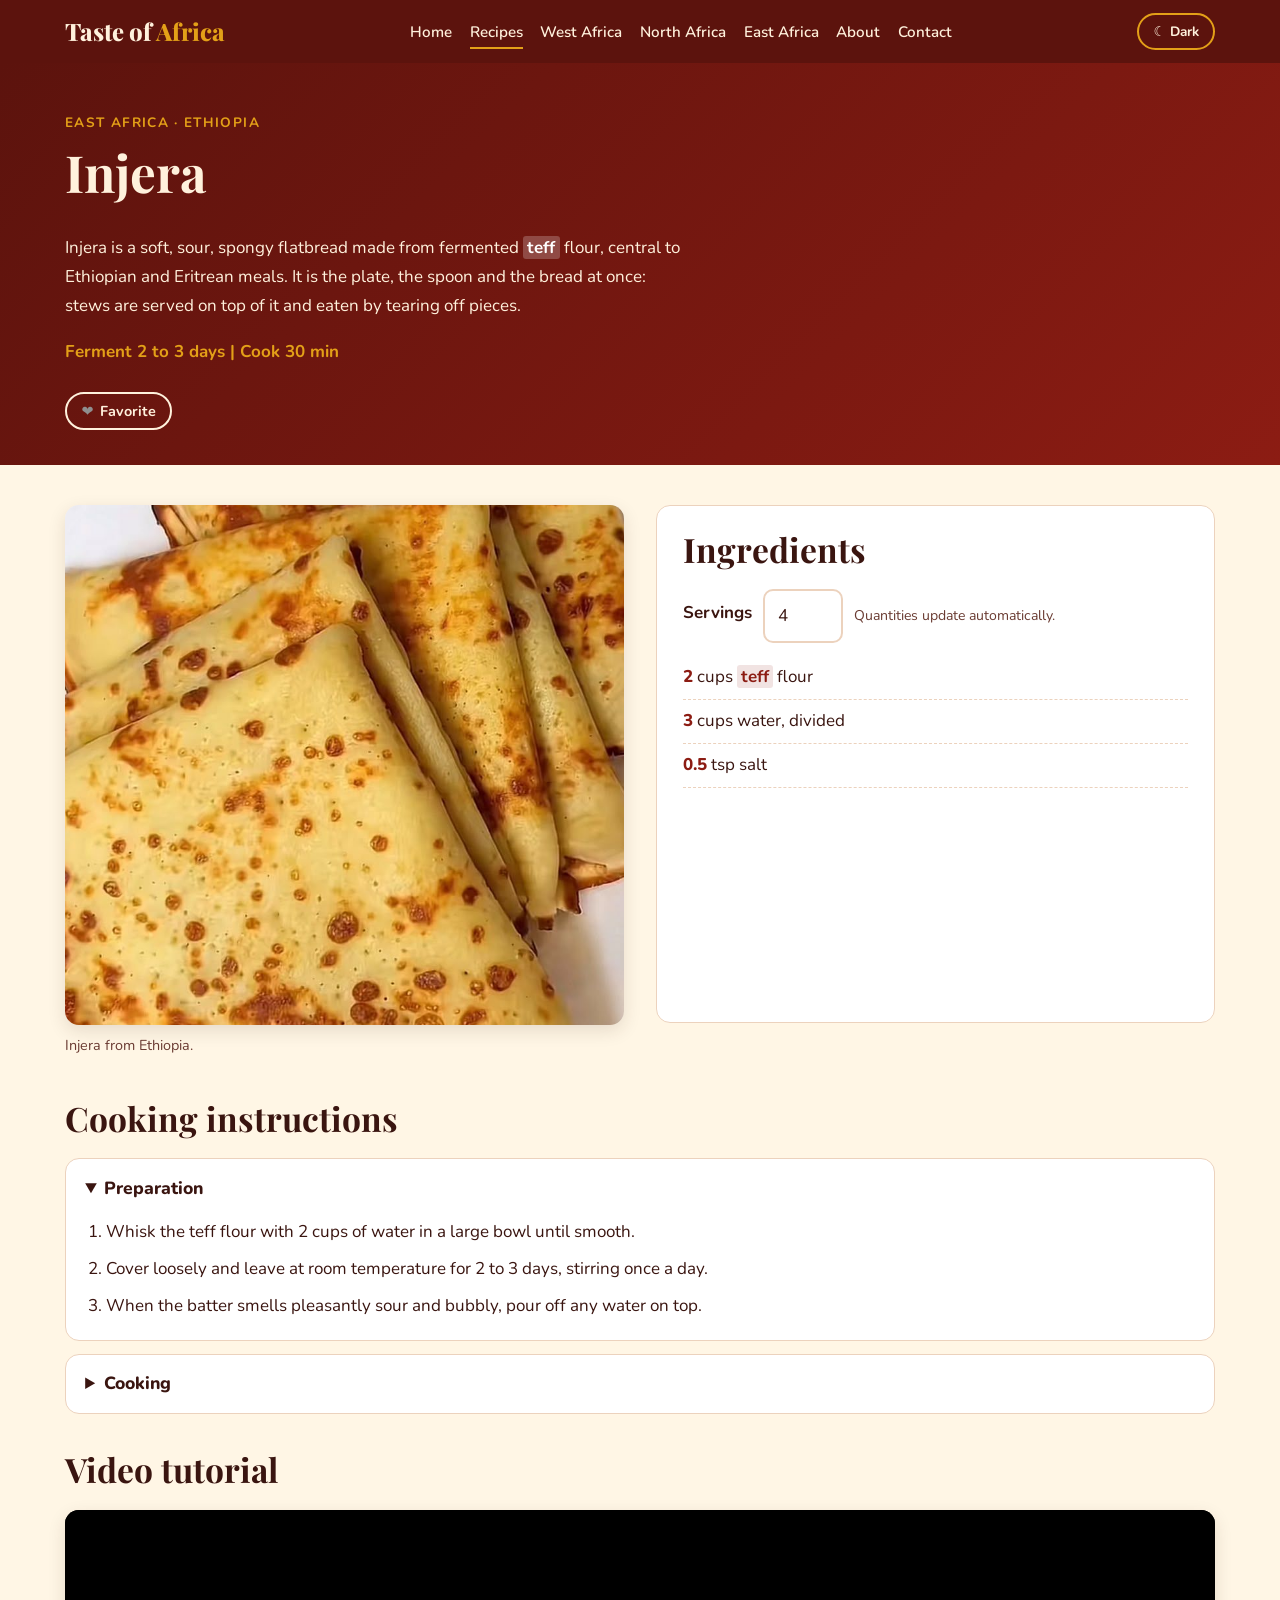
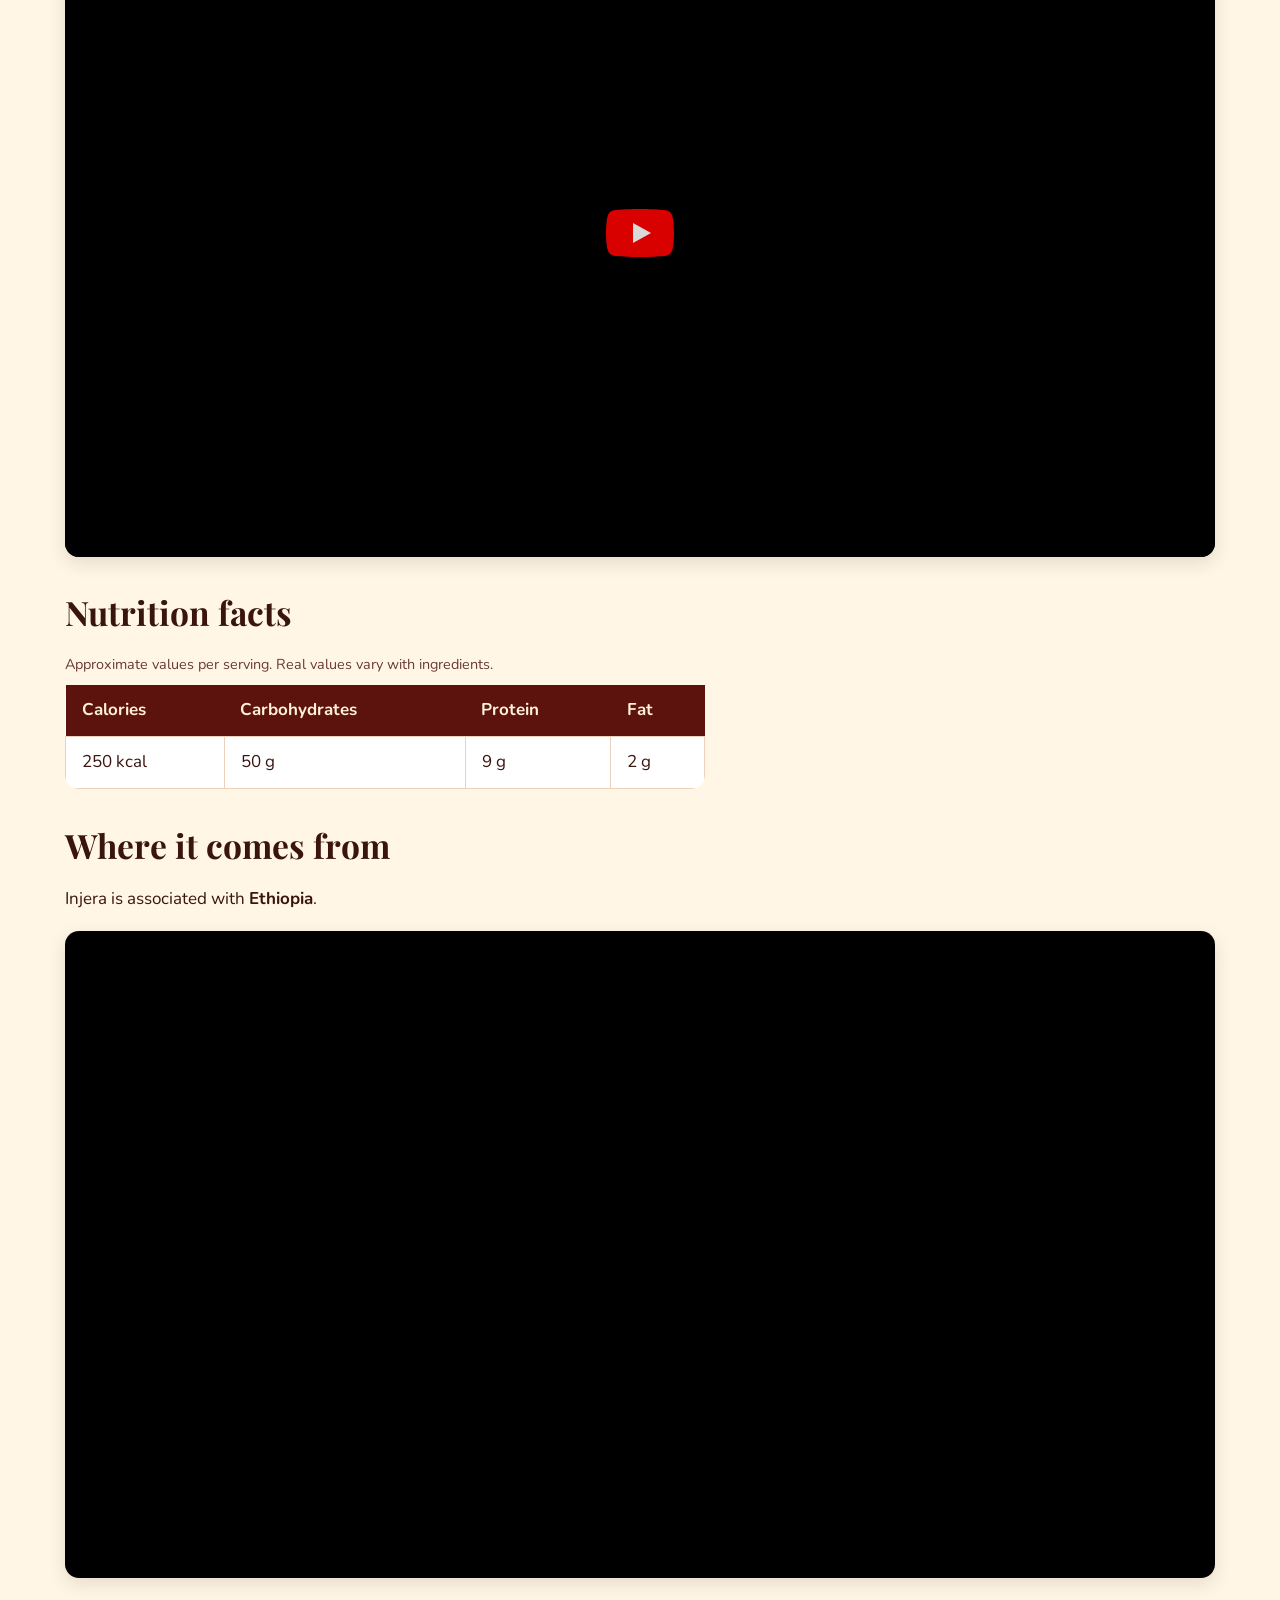
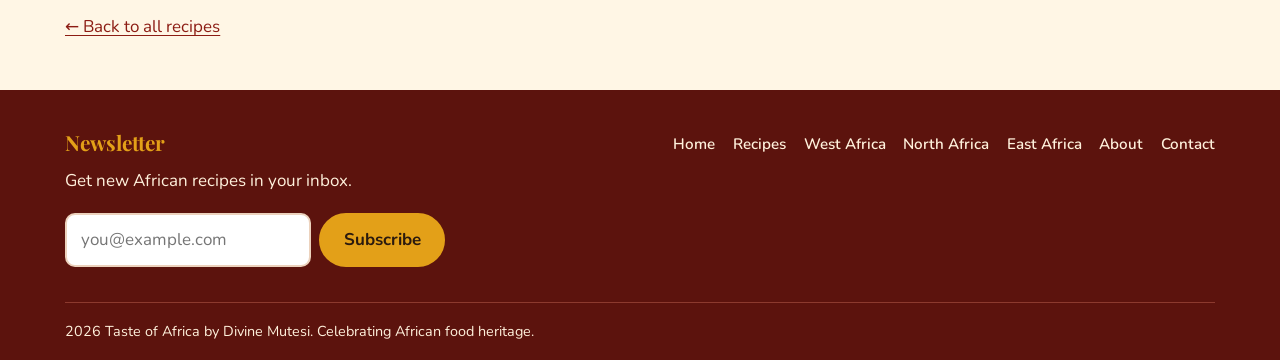
<file: injera.html>
<!DOCTYPE html>
<html lang="en">
<head>
<meta charset="UTF-8">
<meta name="viewport" content="width=device-width, initial-scale=1.0">
<meta name="referrer" content="strict-origin-when-cross-origin">
<meta name="description" content="Injera recipe from Ethiopia: ingredients, instructions, video and map.">
<title>Injera | Taste of Africa</title>
<link rel="preconnect" href="https://fonts.googleapis.com">
<link rel="preconnect" href="https://fonts.gstatic.com" crossorigin>
<link href="https://fonts.googleapis.com/css2?family=Nunito:wght@400;600;700&amp;family=Playfair+Display:wght@700;800&amp;display=swap" rel="stylesheet">
<link rel="icon" href="data:image/svg+xml,%3Csvg xmlns='http://www.w3.org/2000/svg' viewBox='0 0 100 100'%3E%3Ctext y='.9em' font-size='90'%3E%F0%9F%8D%B2%3C/text%3E%3C/svg%3E">
<link rel="stylesheet" href="styles.css">
<script src="script.js" defer></script>
</head>
<body>
<a class="skip-link" href="#main">Skip to main content</a>
<header class="site-header">
<div class="site-header__inner">
<a class="logo" href="index.html">Taste of <span>Africa</span></a>
<nav aria-label="Main navigation"><ul class="nav-list"><li><a href="index.html">Home</a></li><li><a href="recipes.html" aria-current="page">Recipes</a></li><li><a href="west-africa.html">West Africa</a></li><li><a href="north-africa.html">North Africa</a></li><li><a href="east-africa.html">East Africa</a></li><li><a href="about.html">About</a></li><li><a href="contact.html">Contact</a></li></ul></nav>
<button id="theme-toggle" class="theme-toggle" type="button" aria-pressed="false">&#9790; Dark</button>
</div>
</header>
<main id="main">
<article class="recipe">
<header class="page-hero"><div class="container"><p class="eyebrow">East Africa &middot; Ethiopia</p><h1>Injera</h1><p class="lead">Injera is a soft, sour, spongy flatbread made from fermented <mark>teff</mark> flour, central to Ethiopian and Eritrean meals. It is the plate, the spoon and the bread at once: stews are served on top of it and eaten by tearing off pieces.</p>
<p class="meta">Ferment 2 to 3 days | Cook 30 min</p><button class="fav-btn" type="button" data-id="injera" aria-pressed="false"><span class="heart" aria-hidden="true">&#10084;</span> <span class="fav-label">Favorite</span></button></div></header>
<div class="container recipe__grid">
<figure class="recipe__figure"><img src="images/injera.jpeg" alt="Folded thin flatbreads on a white plate"><figcaption>Injera from Ethiopia.</figcaption></figure>
<section aria-labelledby="ing-h" class="panel"><h2 id="ing-h">Ingredients</h2>
<div class="scaler"><label for="servings">Servings</label><input type="number" id="servings" min="1" max="24" value="4" data-base="4"><span class="hint">Quantities update automatically.</span></div>
<ul class="ingredients"><li><span class="qty" data-base="2">2</span> cups <mark>teff</mark> flour</li><li><span class="qty" data-base="3">3</span> cups water, divided</li><li><span class="qty" data-base="0.5">0.5</span> tsp salt</li></ul></section>
</div>
<div class="container">
<section aria-labelledby="steps-h"><h2 id="steps-h">Cooking instructions</h2>
<details open><summary>Preparation</summary><ol><li>Whisk the teff flour with 2 cups of water in a large bowl until smooth.</li><li>Cover loosely and leave at room temperature for 2 to 3 days, stirring once a day.</li><li>When the batter smells pleasantly sour and bubbly, pour off any water on top.</li></ol></details>
<details><summary>Cooking</summary><ol><li>Stir in the salt and enough of the remaining water to make a thin, pourable batter like crepe batter.</li><li>Heat a non-stick pan over medium heat.</li><li>Pour the batter in a spiral from the outside in, then cover the pan.</li><li>Cook for 2 to 3 minutes until small holes cover the surface and the edges lift. Do not flip.</li><li>Cool each injera on a clean towel and serve with stews.</li></ol></details></section>
<section aria-labelledby="vid-h"><h2 id="vid-h">Video tutorial</h2><div class="video"><iframe src="https://www.youtube.com/embed/O_YBtz6aHDE" title="How to make authentic Ethiopian Injera flatbread" allow="accelerometer; autoplay; clipboard-write; encrypted-media; gyroscope; picture-in-picture; web-share" referrerpolicy="strict-origin-when-cross-origin" allowfullscreen></iframe></div></section>
<section aria-labelledby="nut-h"><h2 id="nut-h">Nutrition facts</h2>
<table class="table"><caption>Approximate values per serving. Real values vary with ingredients.</caption><thead><tr><th scope="col">Calories</th><th scope="col">Carbohydrates</th><th scope="col">Protein</th><th scope="col">Fat</th></tr></thead><tbody><tr><td>250 kcal</td><td>50 g</td><td>9 g</td><td>2 g</td></tr></tbody></table></section>
<section aria-labelledby="map-h"><h2 id="map-h">Where it comes from</h2><p>Injera is associated with <strong>Ethiopia</strong>.</p><div class="map"><iframe src="https://www.google.com/maps?q=Ethiopia&amp;output=embed" title="Map of Ethiopia, the country of origin of injera" loading="lazy" referrerpolicy="no-referrer-when-downgrade"></iframe></div></section>
<p class="back"><a href="recipes.html">&larr; Back to all recipes</a></p>
</div>
</article>
</main>
<footer class="site-footer">
<div class="site-footer__inner">
<section aria-labelledby="news-h"><h2 id="news-h">Newsletter</h2><p>Get new African recipes in your inbox.</p>
<form class="newsletter-form" novalidate><label for="news-email" class="sr-only">Email address</label><input type="email" id="news-email" placeholder="you@example.com" autocomplete="email" required><button type="submit" class="btn">Subscribe</button><p class="form-msg" role="status" aria-live="polite"></p></form></section>
<nav aria-label="Footer navigation"><ul class="footer-nav"><li><a href="index.html">Home</a></li><li><a href="recipes.html" aria-current="page">Recipes</a></li><li><a href="west-africa.html">West Africa</a></li><li><a href="north-africa.html">North Africa</a></li><li><a href="east-africa.html">East Africa</a></li><li><a href="about.html">About</a></li><li><a href="contact.html">Contact</a></li></ul></nav>
</div>
<p class="copy">2026 Taste of Africa by Divine Mutesi. Celebrating African food heritage.</p>
</footer>
</body>
</html>
</file>
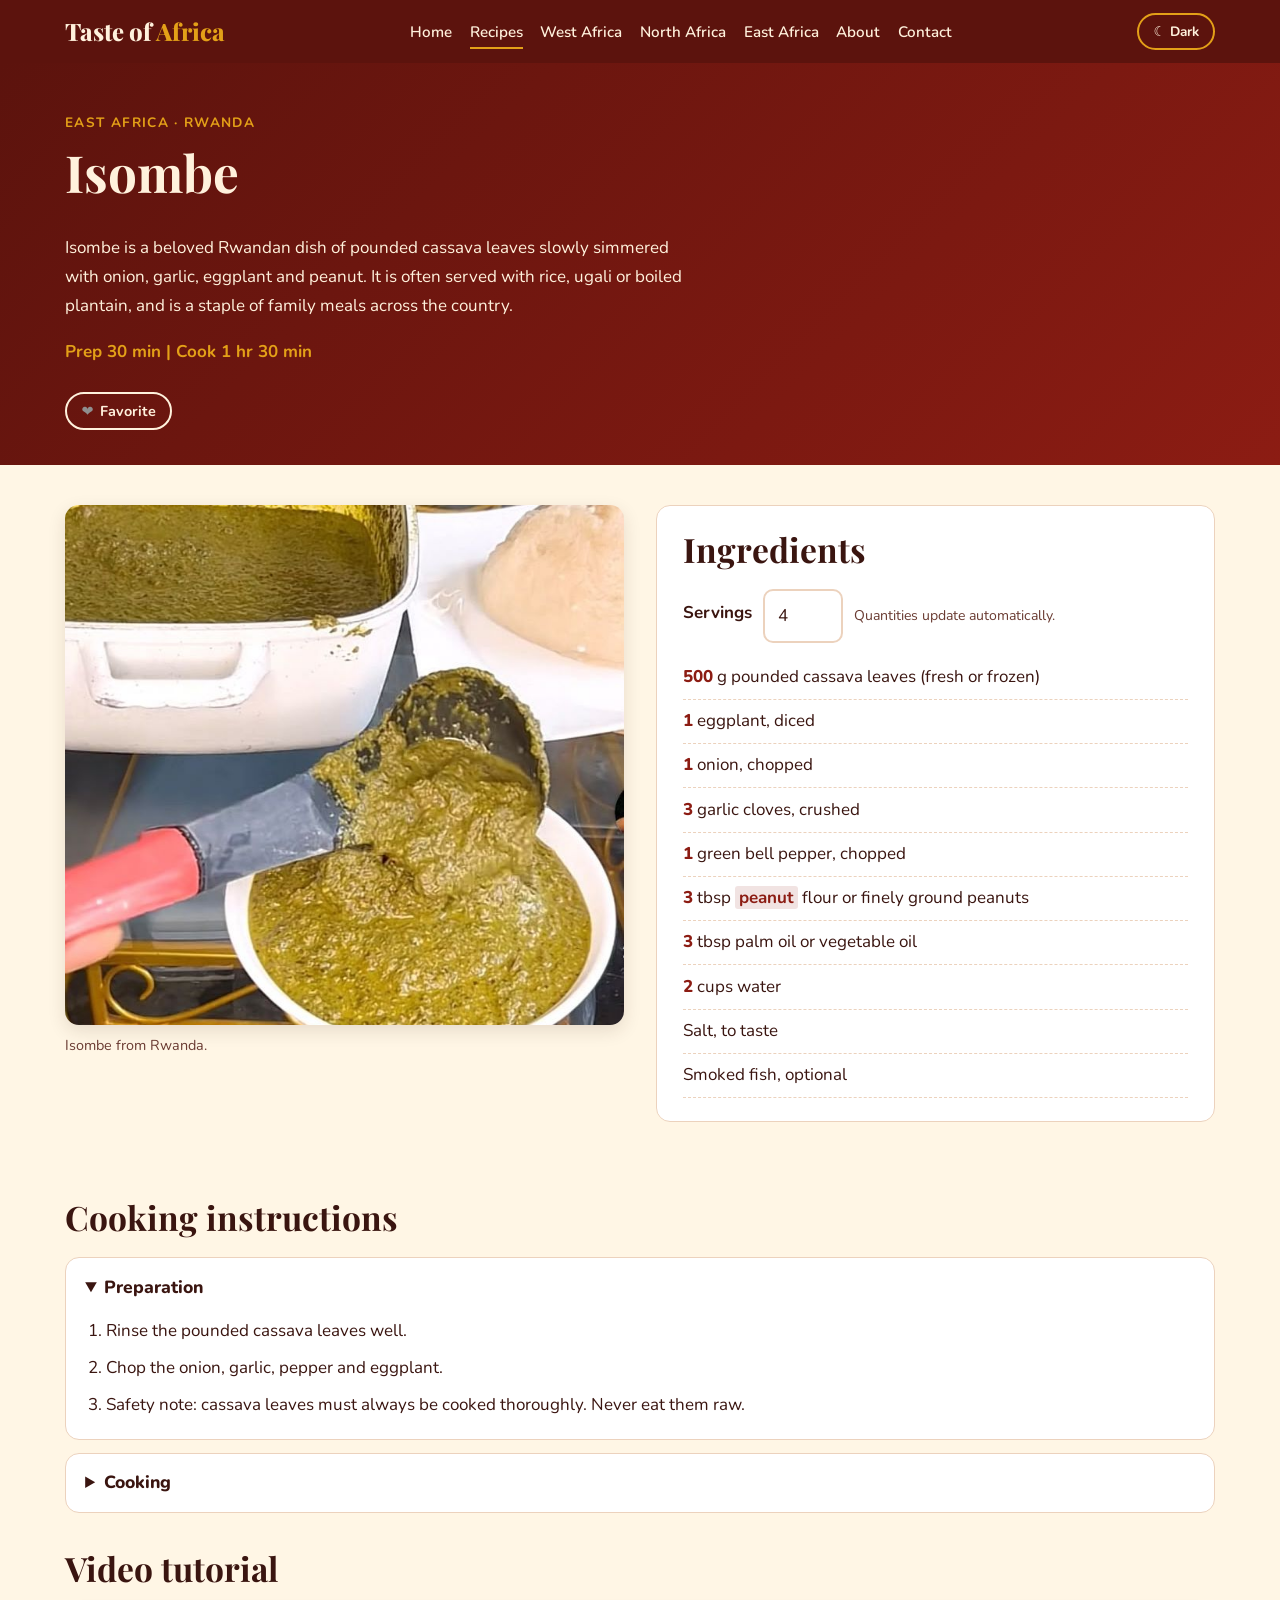
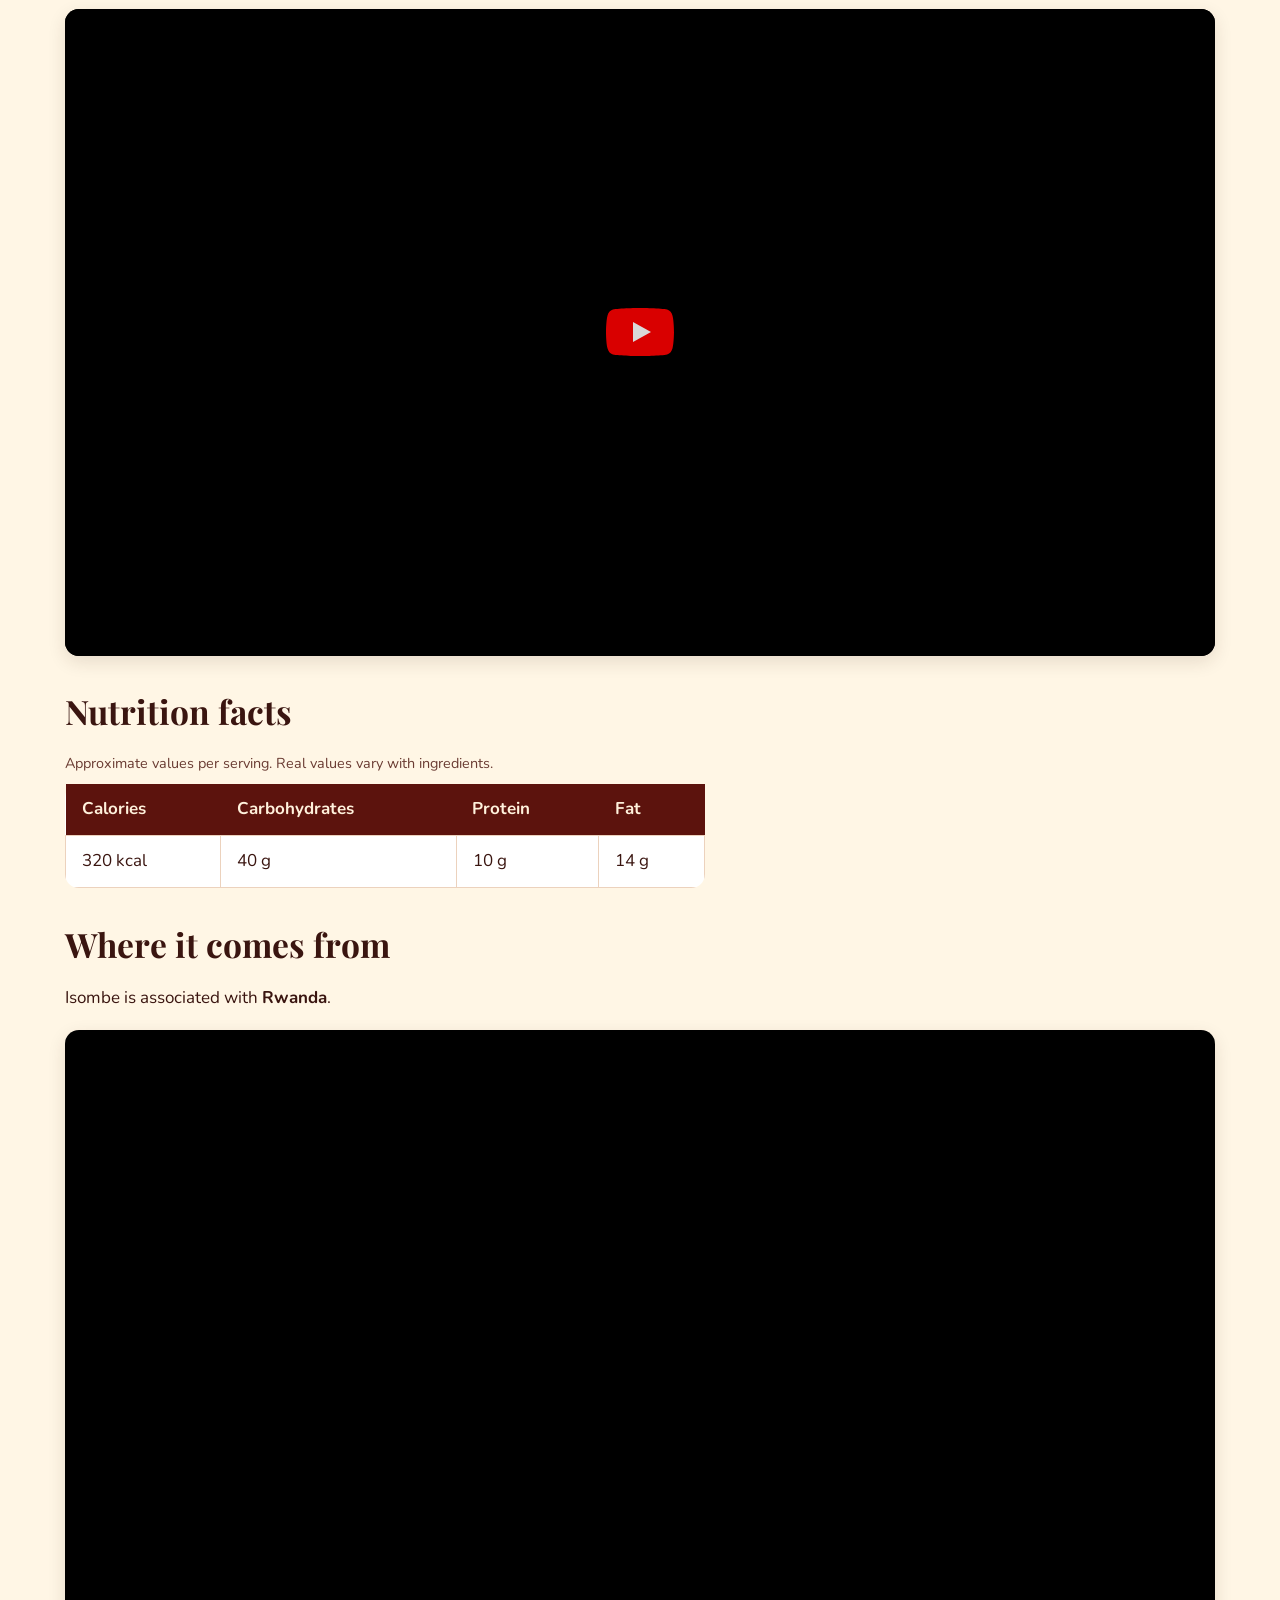
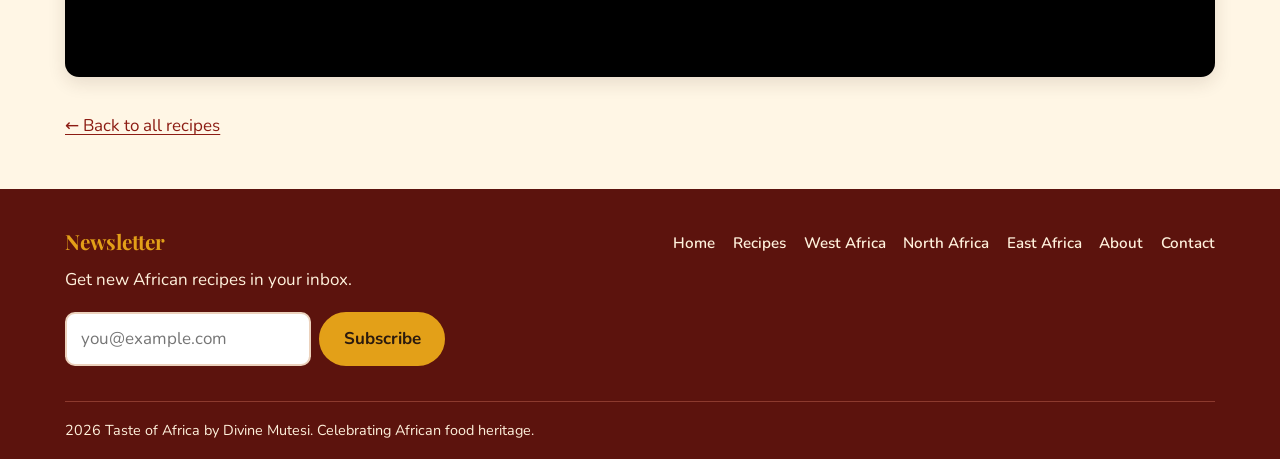
<file: isombe.html>
<!DOCTYPE html>
<html lang="en">
<head>
<meta charset="UTF-8">
<meta name="viewport" content="width=device-width, initial-scale=1.0">
<meta name="referrer" content="strict-origin-when-cross-origin">
<meta name="description" content="Isombe recipe from Rwanda: ingredients, instructions, video and map.">
<title>Isombe | Taste of Africa</title>
<link rel="preconnect" href="https://fonts.googleapis.com">
<link rel="preconnect" href="https://fonts.gstatic.com" crossorigin>
<link href="https://fonts.googleapis.com/css2?family=Nunito:wght@400;600;700&amp;family=Playfair+Display:wght@700;800&amp;display=swap" rel="stylesheet">
<link rel="icon" href="data:image/svg+xml,%3Csvg xmlns='http://www.w3.org/2000/svg' viewBox='0 0 100 100'%3E%3Ctext y='.9em' font-size='90'%3E%F0%9F%8D%B2%3C/text%3E%3C/svg%3E">
<link rel="stylesheet" href="styles.css">
<script src="script.js" defer></script>
</head>
<body>
<a class="skip-link" href="#main">Skip to main content</a>
<header class="site-header">
<div class="site-header__inner">
<a class="logo" href="index.html">Taste of <span>Africa</span></a>
<nav aria-label="Main navigation"><ul class="nav-list"><li><a href="index.html">Home</a></li><li><a href="recipes.html" aria-current="page">Recipes</a></li><li><a href="west-africa.html">West Africa</a></li><li><a href="north-africa.html">North Africa</a></li><li><a href="east-africa.html">East Africa</a></li><li><a href="about.html">About</a></li><li><a href="contact.html">Contact</a></li></ul></nav>
<button id="theme-toggle" class="theme-toggle" type="button" aria-pressed="false">&#9790; Dark</button>
</div>
</header>
<main id="main">
<article class="recipe">
<header class="page-hero"><div class="container"><p class="eyebrow">East Africa &middot; Rwanda</p><h1>Isombe</h1><p class="lead">Isombe is a beloved Rwandan dish of pounded cassava leaves slowly simmered with onion, garlic, eggplant and peanut. It is often served with rice, ugali or boiled plantain, and is a staple of family meals across the country.</p>
<p class="meta">Prep 30 min | Cook 1 hr 30 min</p><button class="fav-btn" type="button" data-id="isombe" aria-pressed="false"><span class="heart" aria-hidden="true">&#10084;</span> <span class="fav-label">Favorite</span></button></div></header>
<div class="container recipe__grid">
<figure class="recipe__figure"><img src="images/isombe.jpeg" alt="A pot and a bowl of green isombe next to a mound of stiff dough"><figcaption>Isombe from Rwanda.</figcaption></figure>
<section aria-labelledby="ing-h" class="panel"><h2 id="ing-h">Ingredients</h2>
<div class="scaler"><label for="servings">Servings</label><input type="number" id="servings" min="1" max="24" value="4" data-base="4"><span class="hint">Quantities update automatically.</span></div>
<ul class="ingredients"><li><span class="qty" data-base="500">500</span> g pounded cassava leaves (fresh or frozen)</li><li><span class="qty" data-base="1">1</span> eggplant, diced</li><li><span class="qty" data-base="1">1</span> onion, chopped</li><li><span class="qty" data-base="3">3</span> garlic cloves, crushed</li><li><span class="qty" data-base="1">1</span> green bell pepper, chopped</li><li><span class="qty" data-base="3">3</span> tbsp <mark>peanut</mark> flour or finely ground peanuts</li><li><span class="qty" data-base="3">3</span> tbsp palm oil or vegetable oil</li><li><span class="qty" data-base="2">2</span> cups water</li><li>Salt, to taste</li><li>Smoked fish, optional</li></ul></section>
</div>
<div class="container">
<section aria-labelledby="steps-h"><h2 id="steps-h">Cooking instructions</h2>
<details open><summary>Preparation</summary><ol><li>Rinse the pounded cassava leaves well.</li><li>Chop the onion, garlic, pepper and eggplant.</li><li>Safety note: cassava leaves must always be cooked thoroughly. Never eat them raw.</li></ol></details>
<details><summary>Cooking</summary><ol><li>Boil the cassava leaves in the water for 30 minutes.</li><li>Add the onion, garlic, pepper, eggplant and oil.</li><li>Simmer on low heat for about 1 hour, stirring now and then.</li><li>Mix the peanut flour with a little water, stir it in and cook for 15 more minutes.</li><li>Season with salt and serve with rice, ugali or plantain.</li></ol></details></section>
<section aria-labelledby="vid-h"><h2 id="vid-h">Video tutorial</h2><div class="video"><iframe src="https://www.youtube.com/embed/Unwv1V35zf8" title="How to make Isombe" allow="accelerometer; autoplay; clipboard-write; encrypted-media; gyroscope; picture-in-picture; web-share" referrerpolicy="strict-origin-when-cross-origin" allowfullscreen></iframe></div></section>
<section aria-labelledby="nut-h"><h2 id="nut-h">Nutrition facts</h2>
<table class="table"><caption>Approximate values per serving. Real values vary with ingredients.</caption><thead><tr><th scope="col">Calories</th><th scope="col">Carbohydrates</th><th scope="col">Protein</th><th scope="col">Fat</th></tr></thead><tbody><tr><td>320 kcal</td><td>40 g</td><td>10 g</td><td>14 g</td></tr></tbody></table></section>
<section aria-labelledby="map-h"><h2 id="map-h">Where it comes from</h2><p>Isombe is associated with <strong>Rwanda</strong>.</p><div class="map"><iframe src="https://www.google.com/maps?q=Rwanda&amp;output=embed" title="Map of Rwanda, the country of origin of isombe" loading="lazy" referrerpolicy="no-referrer-when-downgrade"></iframe></div></section>
<p class="back"><a href="recipes.html">&larr; Back to all recipes</a></p>
</div>
</article>
</main>
<footer class="site-footer">
<div class="site-footer__inner">
<section aria-labelledby="news-h"><h2 id="news-h">Newsletter</h2><p>Get new African recipes in your inbox.</p>
<form class="newsletter-form" novalidate><label for="news-email" class="sr-only">Email address</label><input type="email" id="news-email" placeholder="you@example.com" autocomplete="email" required><button type="submit" class="btn">Subscribe</button><p class="form-msg" role="status" aria-live="polite"></p></form></section>
<nav aria-label="Footer navigation"><ul class="footer-nav"><li><a href="index.html">Home</a></li><li><a href="recipes.html" aria-current="page">Recipes</a></li><li><a href="west-africa.html">West Africa</a></li><li><a href="north-africa.html">North Africa</a></li><li><a href="east-africa.html">East Africa</a></li><li><a href="about.html">About</a></li><li><a href="contact.html">Contact</a></li></ul></nav>
</div>
<p class="copy">2026 Taste of Africa by Divine Mutesi. Celebrating African food heritage.</p>
</footer>
</body>
</html>
</file>
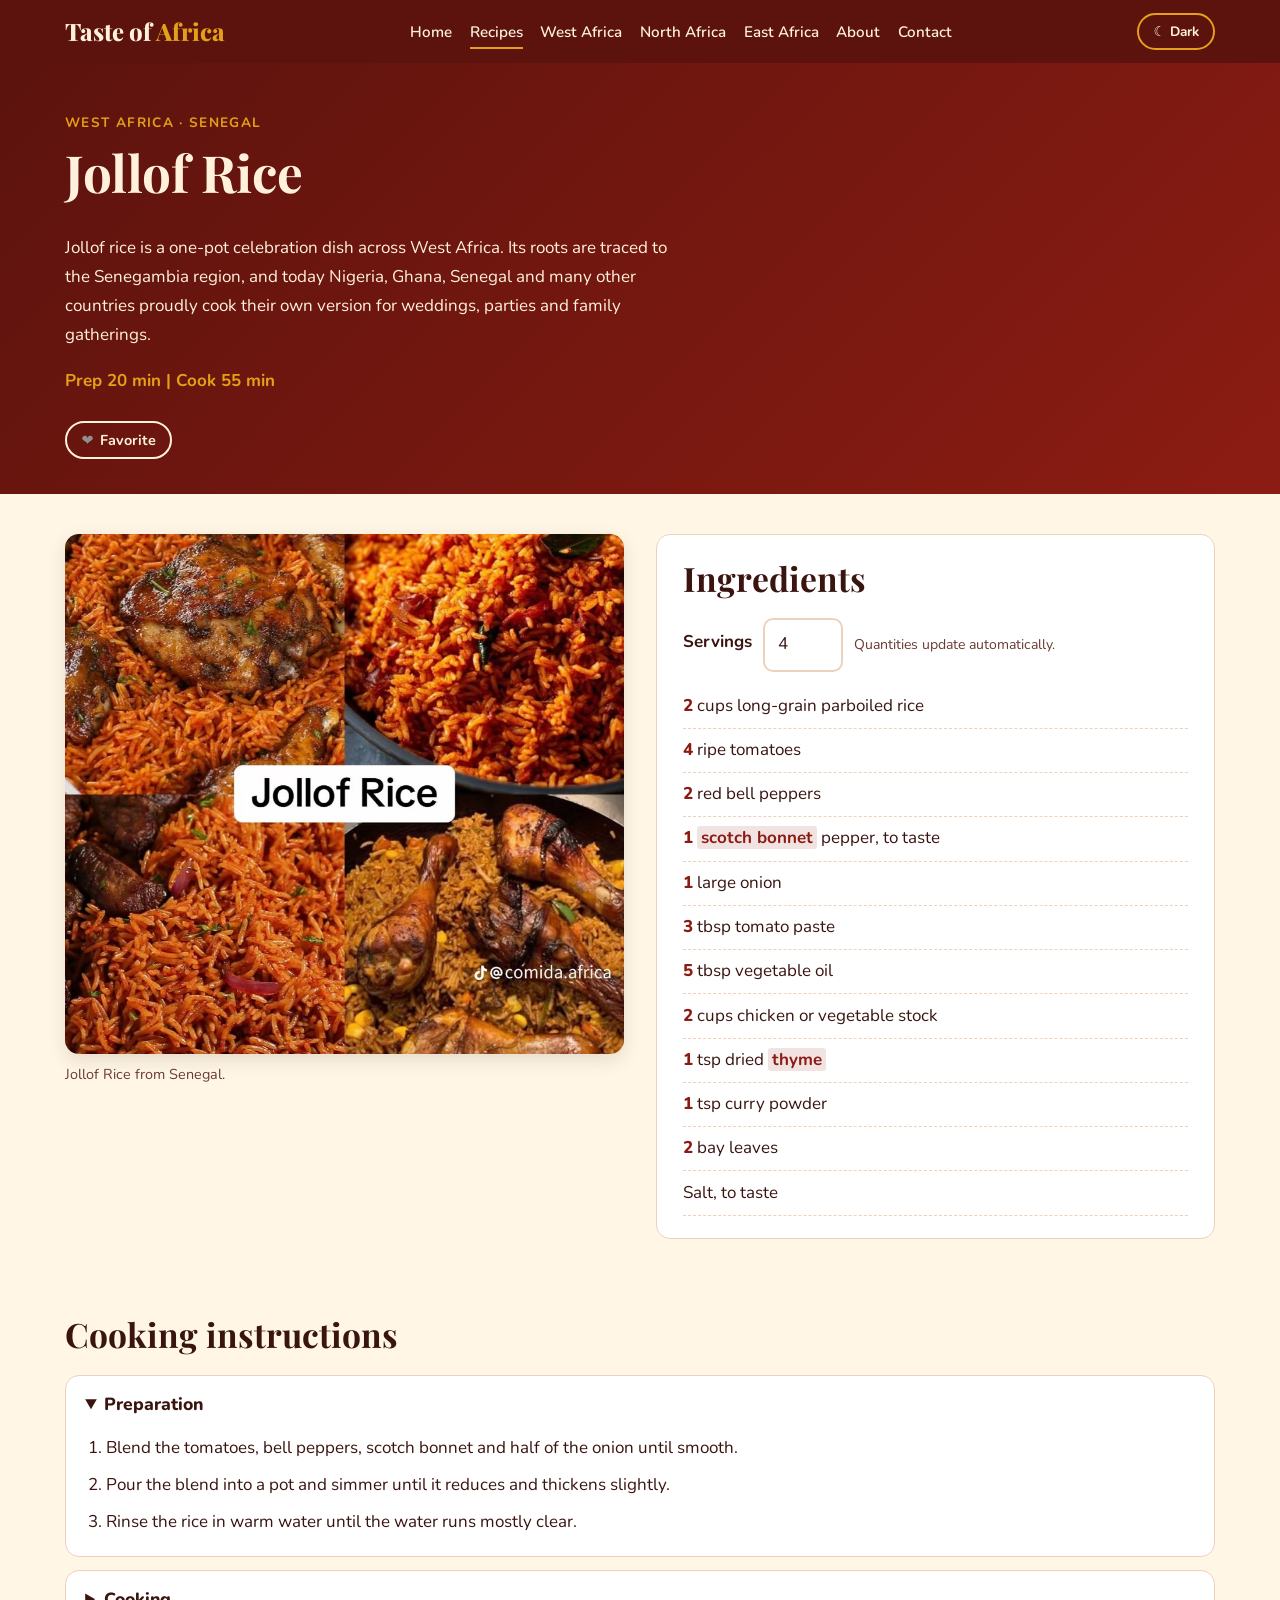
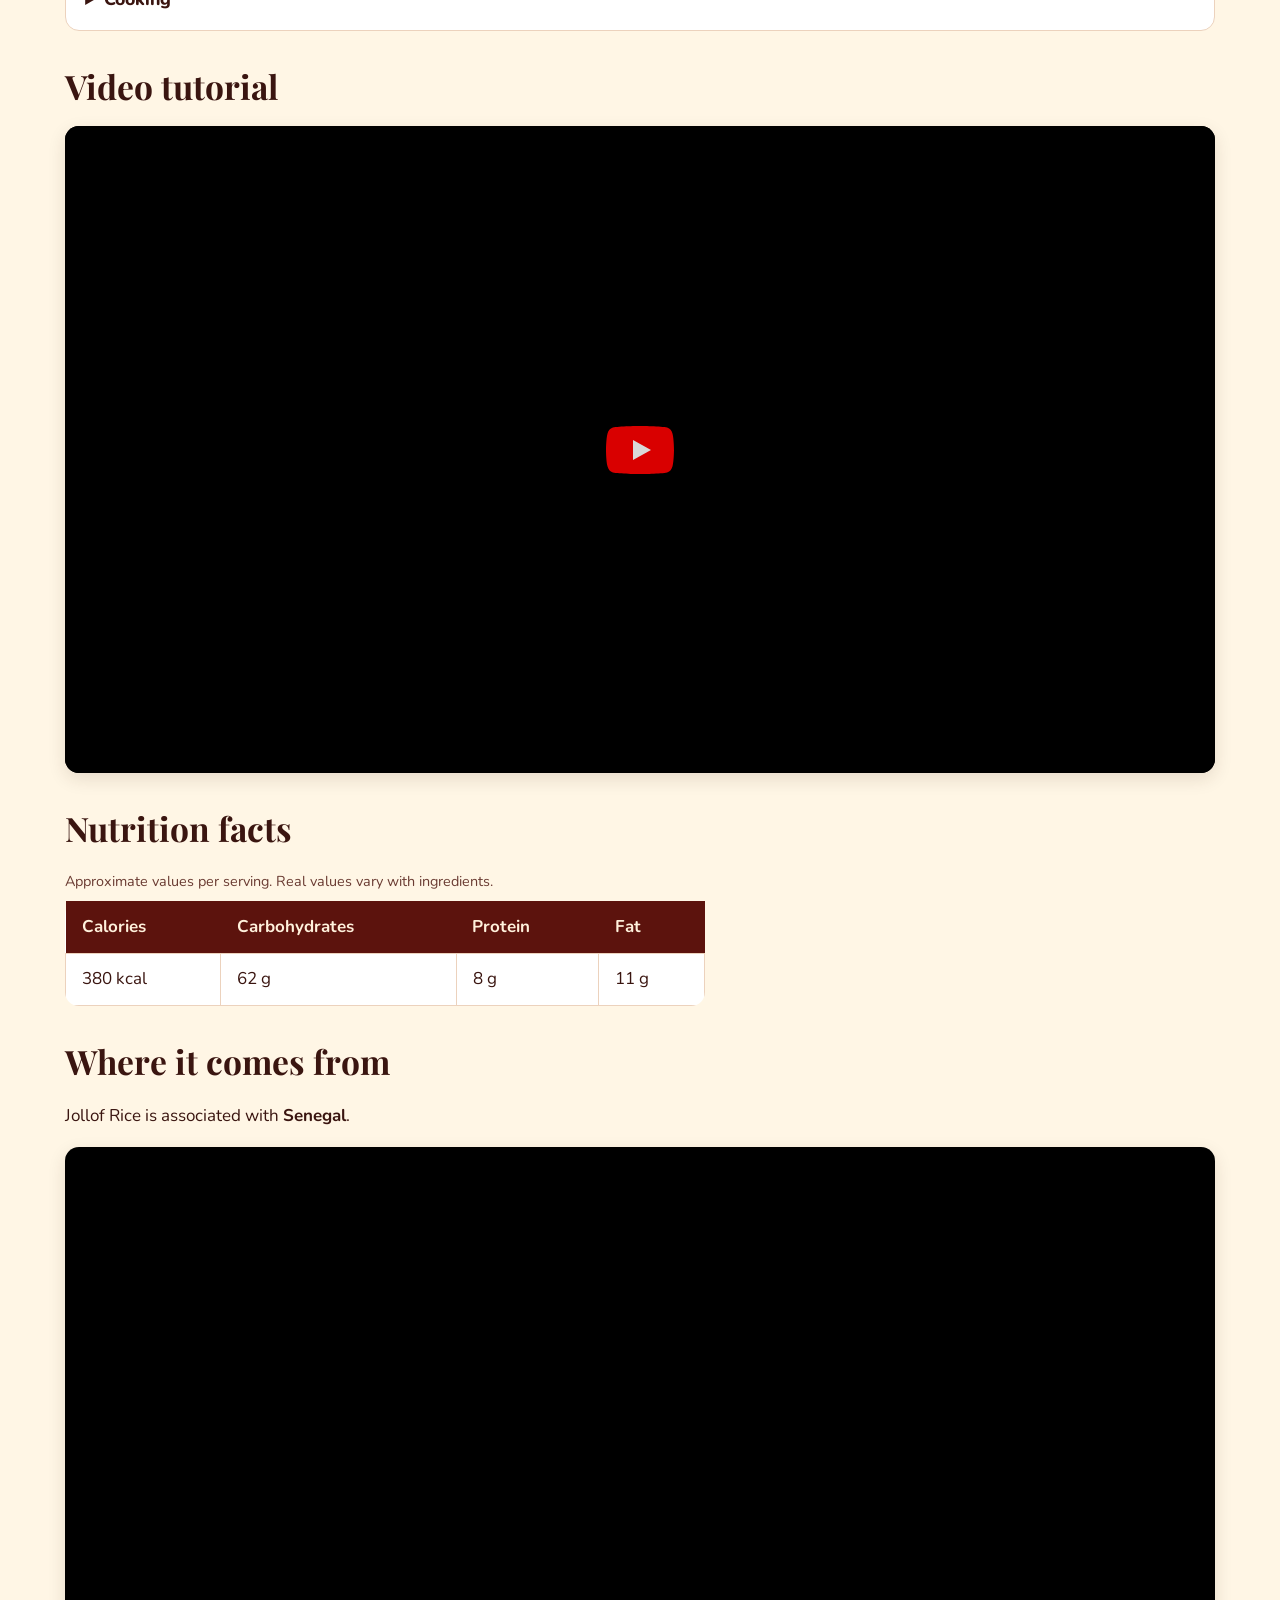
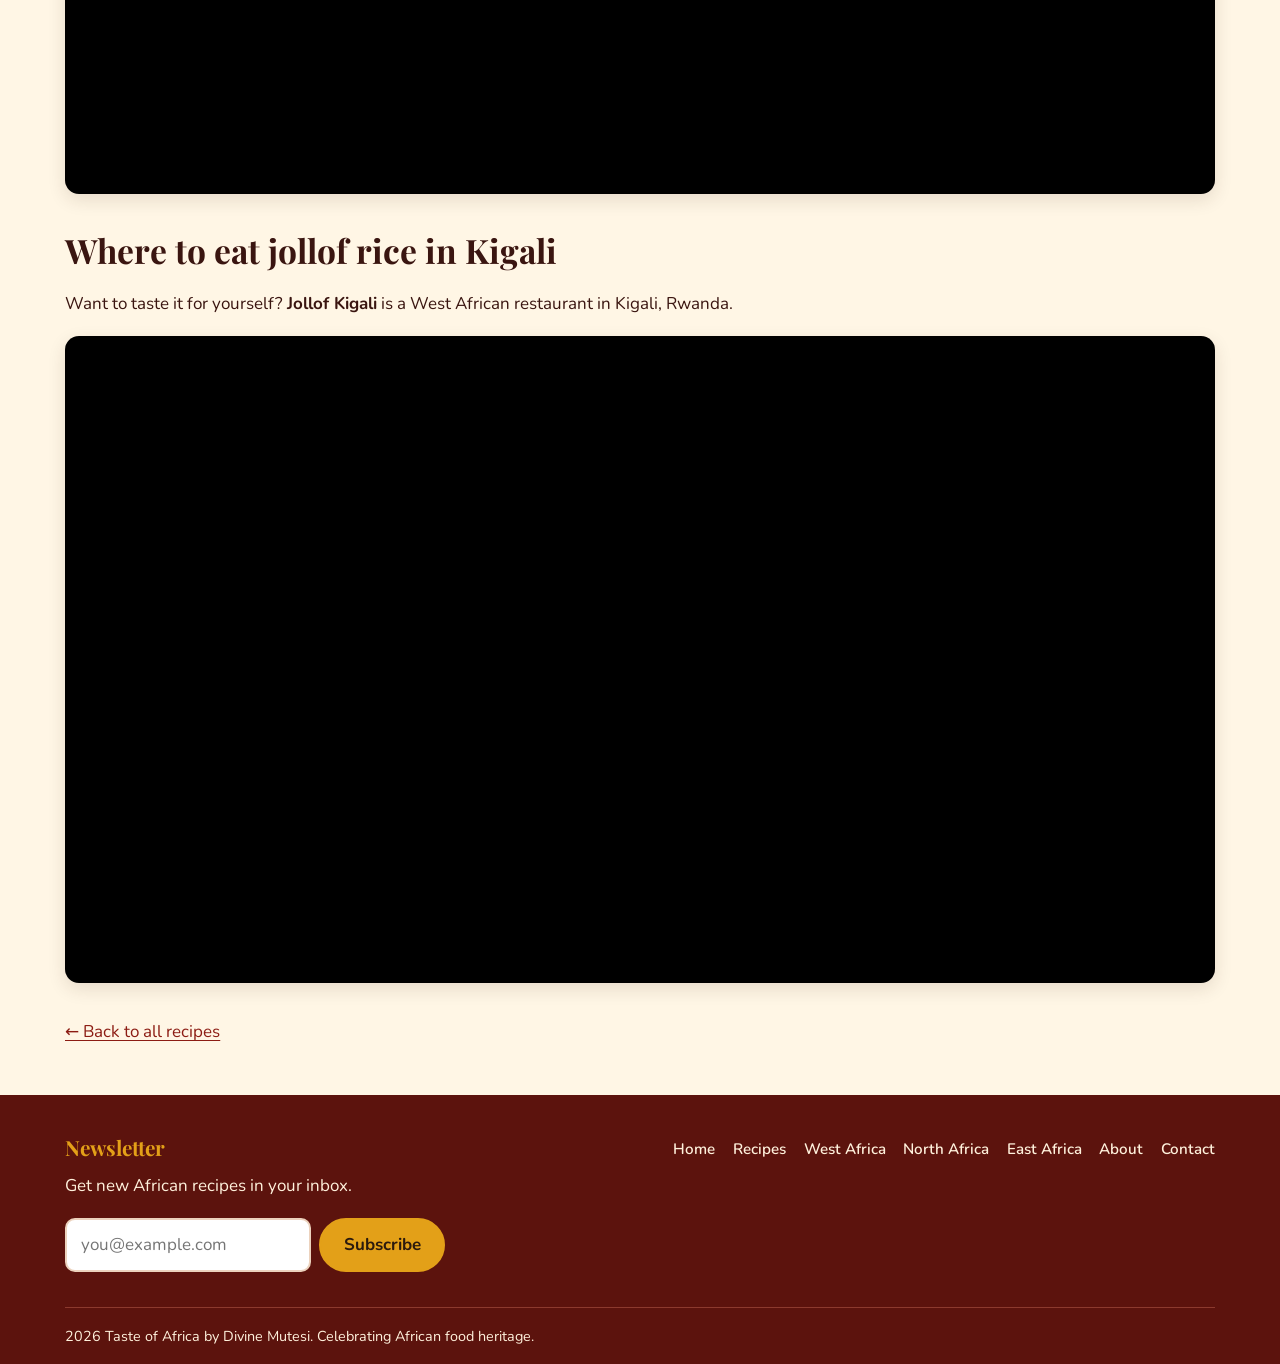
<file: jollof-rice.html>
<!DOCTYPE html>
<html lang="en">
<head>
<meta charset="UTF-8">
<meta name="viewport" content="width=device-width, initial-scale=1.0">
<meta name="referrer" content="strict-origin-when-cross-origin">
<meta name="description" content="Jollof Rice recipe from Senegal: ingredients, instructions, video and map.">
<title>Jollof Rice | Taste of Africa</title>
<link rel="preconnect" href="https://fonts.googleapis.com">
<link rel="preconnect" href="https://fonts.gstatic.com" crossorigin>
<link href="https://fonts.googleapis.com/css2?family=Nunito:wght@400;600;700&amp;family=Playfair+Display:wght@700;800&amp;display=swap" rel="stylesheet">
<link rel="icon" href="data:image/svg+xml,%3Csvg xmlns='http://www.w3.org/2000/svg' viewBox='0 0 100 100'%3E%3Ctext y='.9em' font-size='90'%3E%F0%9F%8D%B2%3C/text%3E%3C/svg%3E">
<link rel="stylesheet" href="styles.css">
<script src="script.js" defer></script>
</head>
<body>
<a class="skip-link" href="#main">Skip to main content</a>
<header class="site-header">
<div class="site-header__inner">
<a class="logo" href="index.html">Taste of <span>Africa</span></a>
<nav aria-label="Main navigation"><ul class="nav-list"><li><a href="index.html">Home</a></li><li><a href="recipes.html" aria-current="page">Recipes</a></li><li><a href="west-africa.html">West Africa</a></li><li><a href="north-africa.html">North Africa</a></li><li><a href="east-africa.html">East Africa</a></li><li><a href="about.html">About</a></li><li><a href="contact.html">Contact</a></li></ul></nav>
<button id="theme-toggle" class="theme-toggle" type="button" aria-pressed="false">&#9790; Dark</button>
</div>
</header>
<main id="main">
<article class="recipe">
<header class="page-hero"><div class="container"><p class="eyebrow">West Africa &middot; Senegal</p><h1>Jollof Rice</h1><p class="lead">Jollof rice is a one-pot celebration dish across West Africa. Its roots are traced to the Senegambia region, and today Nigeria, Ghana, Senegal and many other countries proudly cook their own version for weddings, parties and family gatherings.</p>
<p class="meta">Prep 20 min | Cook 55 min</p><button class="fav-btn" type="button" data-id="jollof-rice" aria-pressed="false"><span class="heart" aria-hidden="true">&#10084;</span> <span class="fav-label">Favorite</span></button></div></header>
<div class="container recipe__grid">
<figure class="recipe__figure"><img src="images/jollof-rice.jpeg" alt="Four close-ups of red jollof rice, some with roasted chicken"><figcaption>Jollof Rice from Senegal.</figcaption></figure>
<section aria-labelledby="ing-h" class="panel"><h2 id="ing-h">Ingredients</h2>
<div class="scaler"><label for="servings">Servings</label><input type="number" id="servings" min="1" max="24" value="4" data-base="4"><span class="hint">Quantities update automatically.</span></div>
<ul class="ingredients"><li><span class="qty" data-base="2">2</span> cups long-grain parboiled rice</li><li><span class="qty" data-base="4">4</span> ripe tomatoes</li><li><span class="qty" data-base="2">2</span> red bell peppers</li><li><span class="qty" data-base="1">1</span> <mark>scotch bonnet</mark> pepper, to taste</li><li><span class="qty" data-base="1">1</span> large onion</li><li><span class="qty" data-base="3">3</span> tbsp tomato paste</li><li><span class="qty" data-base="5">5</span> tbsp vegetable oil</li><li><span class="qty" data-base="2">2</span> cups chicken or vegetable stock</li><li><span class="qty" data-base="1">1</span> tsp dried <mark>thyme</mark></li><li><span class="qty" data-base="1">1</span> tsp curry powder</li><li><span class="qty" data-base="2">2</span> bay leaves</li><li>Salt, to taste</li></ul></section>
</div>
<div class="container">
<section aria-labelledby="steps-h"><h2 id="steps-h">Cooking instructions</h2>
<details open><summary>Preparation</summary><ol><li>Blend the tomatoes, bell peppers, scotch bonnet and half of the onion until smooth.</li><li>Pour the blend into a pot and simmer until it reduces and thickens slightly.</li><li>Rinse the rice in warm water until the water runs mostly clear.</li></ol></details>
<details><summary>Cooking</summary><ol><li>Heat the oil in a large pot and fry the remaining sliced onion until soft.</li><li>Add the tomato paste and fry for about 5 minutes, stirring often.</li><li>Add the reduced pepper mix, thyme, curry powder, bay leaves and salt. Cook for 15 to 20 minutes.</li><li>Stir in the stock and the rinsed rice. Cover tightly with foil and a lid.</li><li>Cook on the lowest heat for about 30 minutes, then rest for 10 minutes and fluff with a fork.</li></ol></details></section>
<section aria-labelledby="vid-h"><h2 id="vid-h">Video tutorial</h2><div class="video"><iframe src="https://www.youtube.com/embed/4V_GaurkxZ8" title="How to make Jollof Rice" allow="accelerometer; autoplay; clipboard-write; encrypted-media; gyroscope; picture-in-picture; web-share" referrerpolicy="strict-origin-when-cross-origin" allowfullscreen></iframe></div></section>
<section aria-labelledby="nut-h"><h2 id="nut-h">Nutrition facts</h2>
<table class="table"><caption>Approximate values per serving. Real values vary with ingredients.</caption><thead><tr><th scope="col">Calories</th><th scope="col">Carbohydrates</th><th scope="col">Protein</th><th scope="col">Fat</th></tr></thead><tbody><tr><td>380 kcal</td><td>62 g</td><td>8 g</td><td>11 g</td></tr></tbody></table></section>
<section aria-labelledby="map-h"><h2 id="map-h">Where it comes from</h2><p>Jollof Rice is associated with <strong>Senegal</strong>.</p><div class="map"><iframe src="https://www.google.com/maps?q=Senegal&amp;output=embed" title="Map of Senegal, a country associated with the origin of jollof rice" loading="lazy" referrerpolicy="no-referrer-when-downgrade"></iframe></div></section>
<section aria-labelledby="map2-h"><h2 id="map2-h">Where to eat jollof rice in Kigali</h2><p>Want to taste it for yourself? <strong>Jollof Kigali</strong> is a West African restaurant in Kigali, Rwanda.</p><div class="map"><iframe src="https://www.google.com/maps?q=Jollof+Kigali,+Kigali,+Rwanda&amp;output=embed" title="Map of Jollof Kigali, a West African restaurant in Kigali, Rwanda" loading="lazy" referrerpolicy="no-referrer-when-downgrade"></iframe></div></section>
<p class="back"><a href="recipes.html">&larr; Back to all recipes</a></p>
</div>
</article>
</main>
<footer class="site-footer">
<div class="site-footer__inner">
<section aria-labelledby="news-h"><h2 id="news-h">Newsletter</h2><p>Get new African recipes in your inbox.</p>
<form class="newsletter-form" novalidate><label for="news-email" class="sr-only">Email address</label><input type="email" id="news-email" placeholder="you@example.com" autocomplete="email" required><button type="submit" class="btn">Subscribe</button><p class="form-msg" role="status" aria-live="polite"></p></form></section>
<nav aria-label="Footer navigation"><ul class="footer-nav"><li><a href="index.html">Home</a></li><li><a href="recipes.html" aria-current="page">Recipes</a></li><li><a href="west-africa.html">West Africa</a></li><li><a href="north-africa.html">North Africa</a></li><li><a href="east-africa.html">East Africa</a></li><li><a href="about.html">About</a></li><li><a href="contact.html">Contact</a></li></ul></nav>
</div>
<p class="copy">2026 Taste of Africa by Divine Mutesi. Celebrating African food heritage.</p>
</footer>
</body>
</html>
</file>
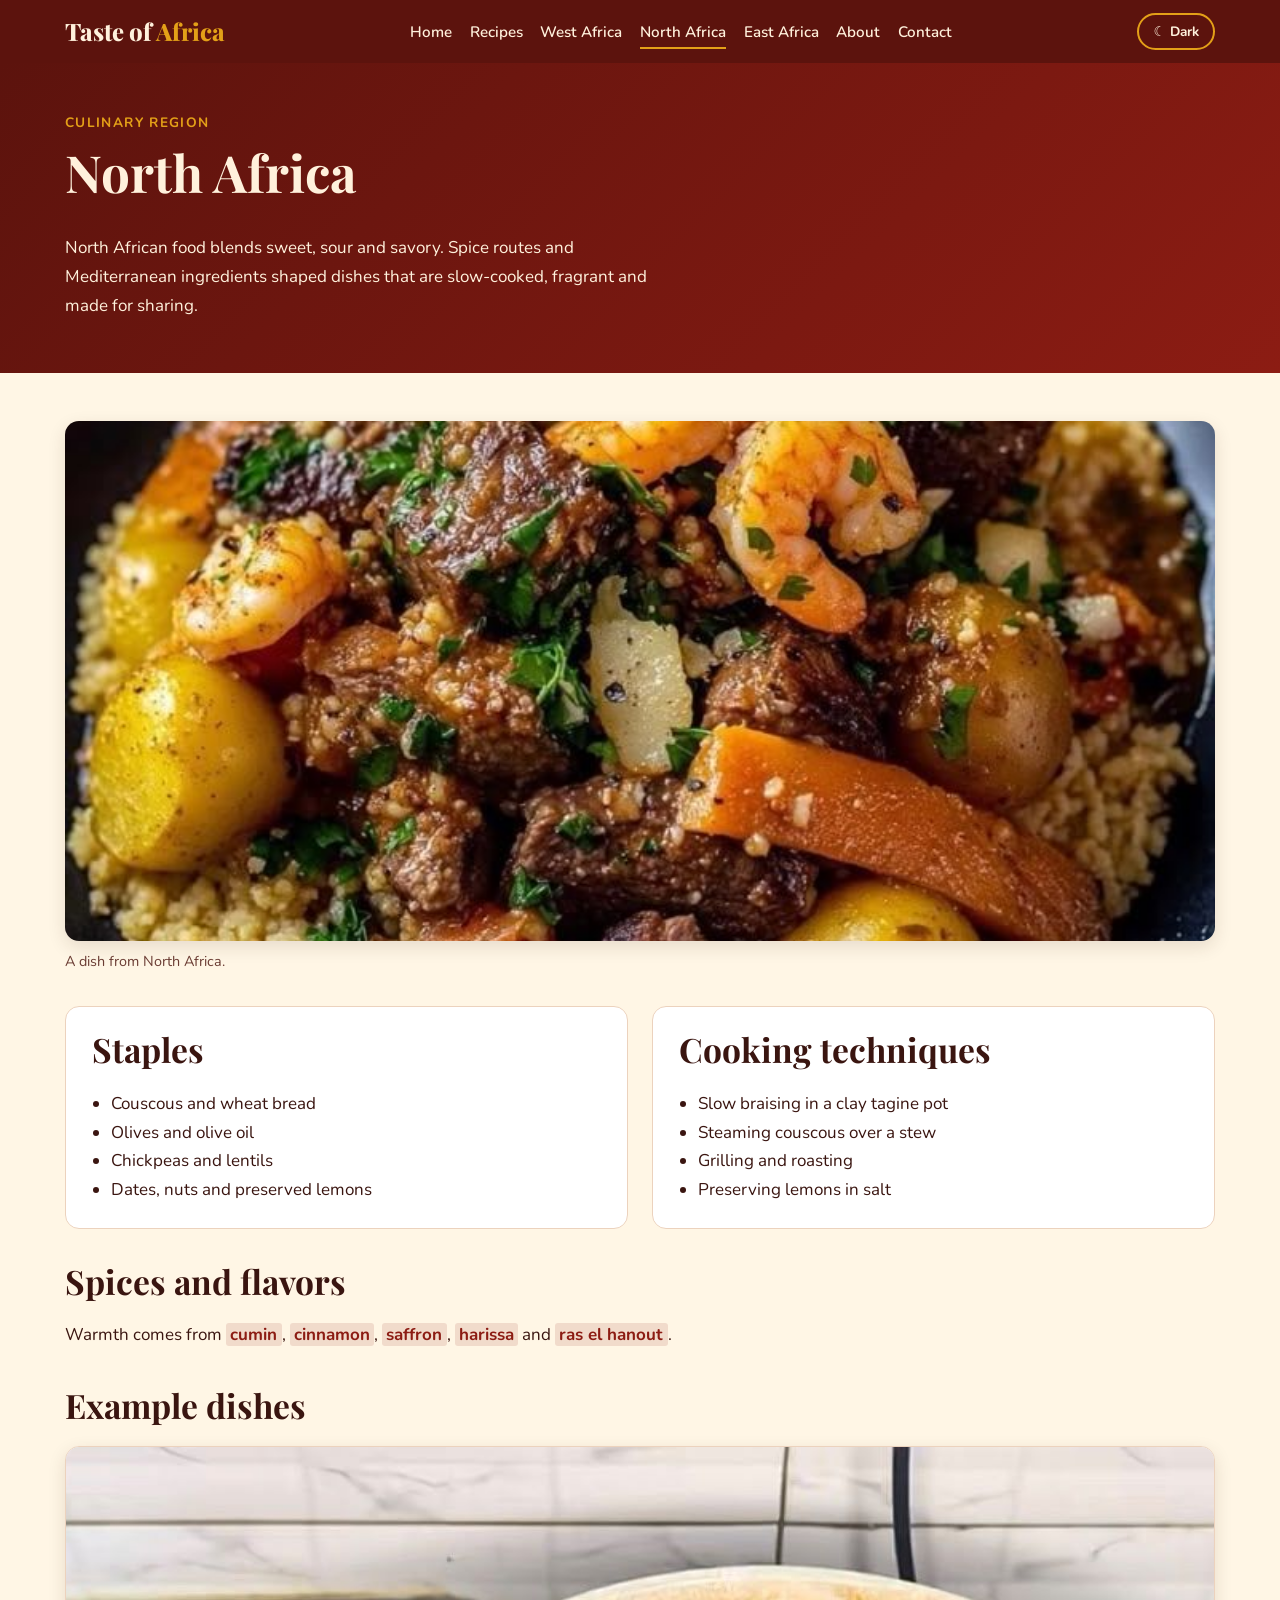
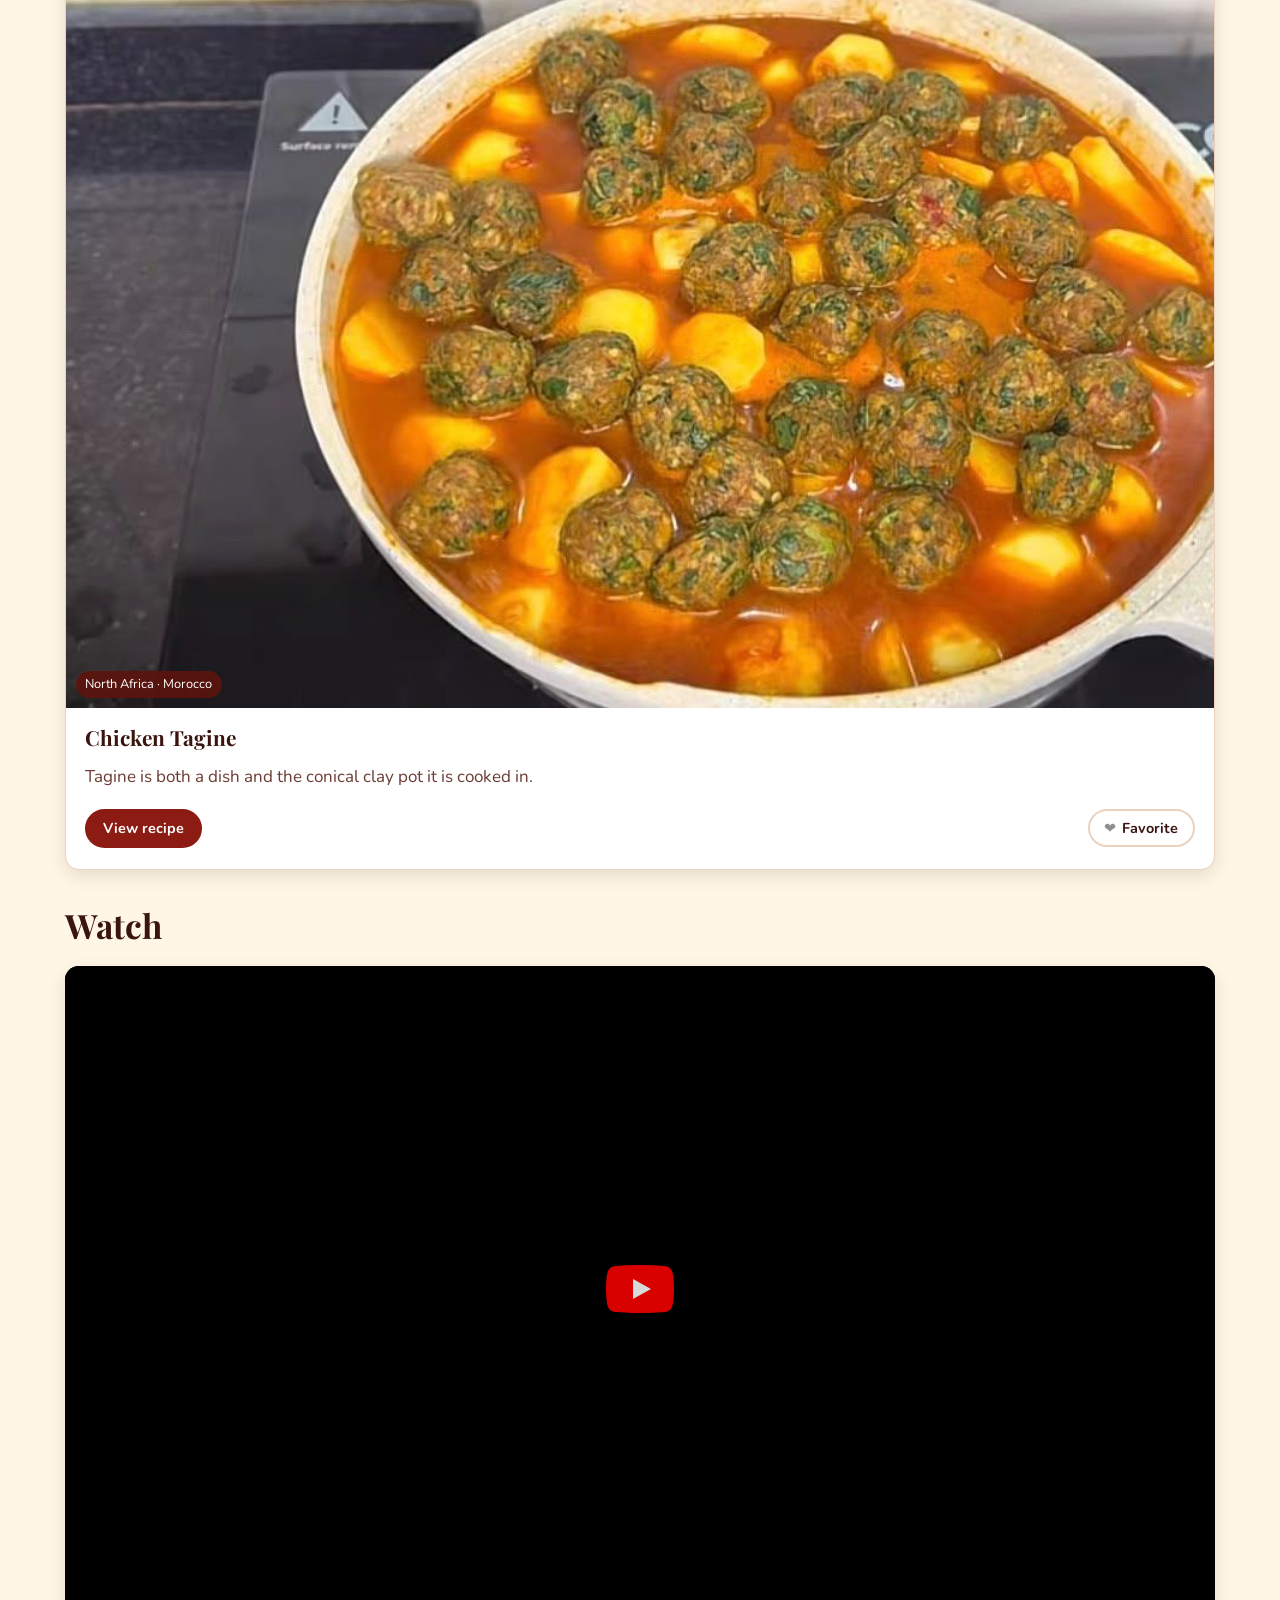
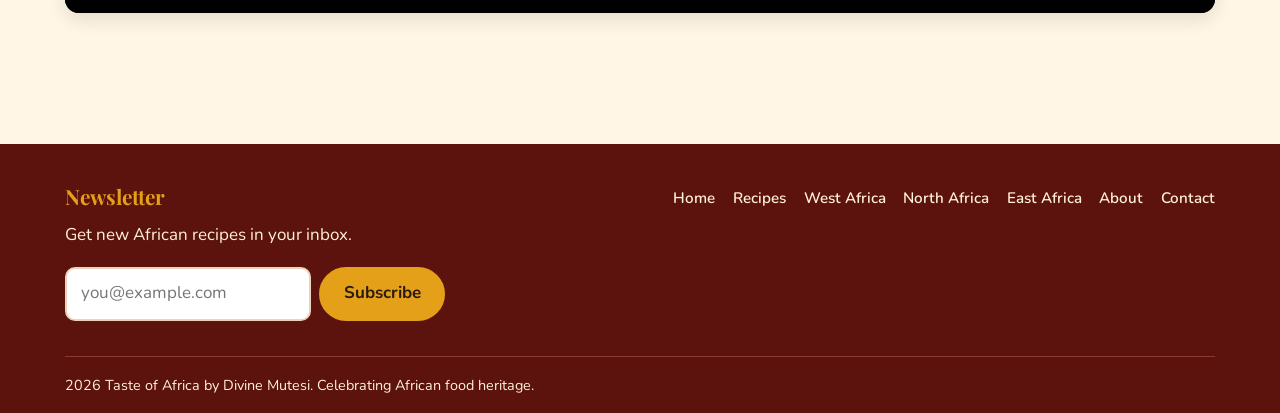
<file: north-africa.html>
<!DOCTYPE html>
<html lang="en">
<head>
<meta charset="UTF-8">
<meta name="viewport" content="width=device-width, initial-scale=1.0">
<meta name="referrer" content="strict-origin-when-cross-origin">
<meta name="description" content="Food culture of North Africa: staples, spices, techniques and recipes.">
<title>North Africa | Taste of Africa</title>
<link rel="preconnect" href="https://fonts.googleapis.com">
<link rel="preconnect" href="https://fonts.gstatic.com" crossorigin>
<link href="https://fonts.googleapis.com/css2?family=Nunito:wght@400;600;700&amp;family=Playfair+Display:wght@700;800&amp;display=swap" rel="stylesheet">
<link rel="icon" href="data:image/svg+xml,%3Csvg xmlns='http://www.w3.org/2000/svg' viewBox='0 0 100 100'%3E%3Ctext y='.9em' font-size='90'%3E%F0%9F%8D%B2%3C/text%3E%3C/svg%3E">
<link rel="stylesheet" href="styles.css">
<script src="script.js" defer></script>
</head>
<body>
<a class="skip-link" href="#main">Skip to main content</a>
<header class="site-header">
<div class="site-header__inner">
<a class="logo" href="index.html">Taste of <span>Africa</span></a>
<nav aria-label="Main navigation"><ul class="nav-list"><li><a href="index.html">Home</a></li><li><a href="recipes.html">Recipes</a></li><li><a href="west-africa.html">West Africa</a></li><li><a href="north-africa.html" aria-current="page">North Africa</a></li><li><a href="east-africa.html">East Africa</a></li><li><a href="about.html">About</a></li><li><a href="contact.html">Contact</a></li></ul></nav>
<button id="theme-toggle" class="theme-toggle" type="button" aria-pressed="false">&#9790; Dark</button>
</div>
</header>
<main id="main">
<header class="page-hero"><div class="container"><p class="eyebrow">Culinary region</p><h1>North Africa</h1><p class="lead">North African food blends sweet, sour and savory. Spice routes and Mediterranean ingredients shaped dishes that are slow-cooked, fragrant and made for sharing.</p></div></header>
<div class="container section"><figure class="wide"><img src="images/northafrican-dish.jpeg" alt="A plate of couscous topped with beef, shrimp, potatoes and carrots"><figcaption>A dish from North Africa.</figcaption></figure>
<div class="two-col"><section aria-labelledby="st-h" class="panel"><h2 id="st-h">Staples</h2><ul><li>Couscous and wheat bread</li><li>Olives and olive oil</li><li>Chickpeas and lentils</li><li>Dates, nuts and preserved lemons</li></ul></section>
<section aria-labelledby="te-h" class="panel"><h2 id="te-h">Cooking techniques</h2><ul><li>Slow braising in a clay tagine pot</li><li>Steaming couscous over a stew</li><li>Grilling and roasting</li><li>Preserving lemons in salt</li></ul></section></div>
<section aria-labelledby="sp-h"><h2 id="sp-h">Spices and flavors</h2><p>Warmth comes from <mark>cumin</mark>, <mark>cinnamon</mark>, <mark>saffron</mark>, <mark>harissa</mark> and <mark>ras el hanout</mark>.</p></section>
<section aria-labelledby="ex-h"><h2 id="ex-h">Example dishes</h2><div class="grid"><article class="card recipe-card" data-id="tagine" data-region="north-africa">
<figure class="card__figure"><img src="images/tagine.jpeg" alt="A pan of spiced meatballs and potatoes simmered in a tomato sauce, a tagine-style dish" loading="lazy"><figcaption class="card__cap">North Africa &middot; Morocco</figcaption></figure>
<div class="card__body"><h3><a href="tagine.html">Chicken Tagine</a></h3><p>Tagine is both a dish and the conical clay pot it is cooked in.</p>
<div class="card__actions"><a class="btn btn--sm" href="tagine.html">View recipe</a><button class="fav-btn" type="button" data-id="tagine" aria-pressed="false"><span class="heart" aria-hidden="true">&#10084;</span> <span class="fav-label">Favorite</span></button></div></div></article></div></section>
<section aria-labelledby="v-h"><h2 id="v-h">Watch</h2><div class="video"><iframe src="https://www.youtube.com/embed/Sh5-l-xRZMA" title="Moroccan chicken tagine recipe by Food Fusion" allow="accelerometer; autoplay; clipboard-write; encrypted-media; gyroscope; picture-in-picture; web-share" referrerpolicy="strict-origin-when-cross-origin" allowfullscreen></iframe></div></section></div>
</main>
<footer class="site-footer">
<div class="site-footer__inner">
<section aria-labelledby="news-h"><h2 id="news-h">Newsletter</h2><p>Get new African recipes in your inbox.</p>
<form class="newsletter-form" novalidate><label for="news-email" class="sr-only">Email address</label><input type="email" id="news-email" placeholder="you@example.com" autocomplete="email" required><button type="submit" class="btn">Subscribe</button><p class="form-msg" role="status" aria-live="polite"></p></form></section>
<nav aria-label="Footer navigation"><ul class="footer-nav"><li><a href="index.html">Home</a></li><li><a href="recipes.html">Recipes</a></li><li><a href="west-africa.html">West Africa</a></li><li><a href="north-africa.html" aria-current="page">North Africa</a></li><li><a href="east-africa.html">East Africa</a></li><li><a href="about.html">About</a></li><li><a href="contact.html">Contact</a></li></ul></nav>
</div>
<p class="copy">2026 Taste of Africa by Divine Mutesi. Celebrating African food heritage.</p>
</footer>
</body>
</html>
</file>
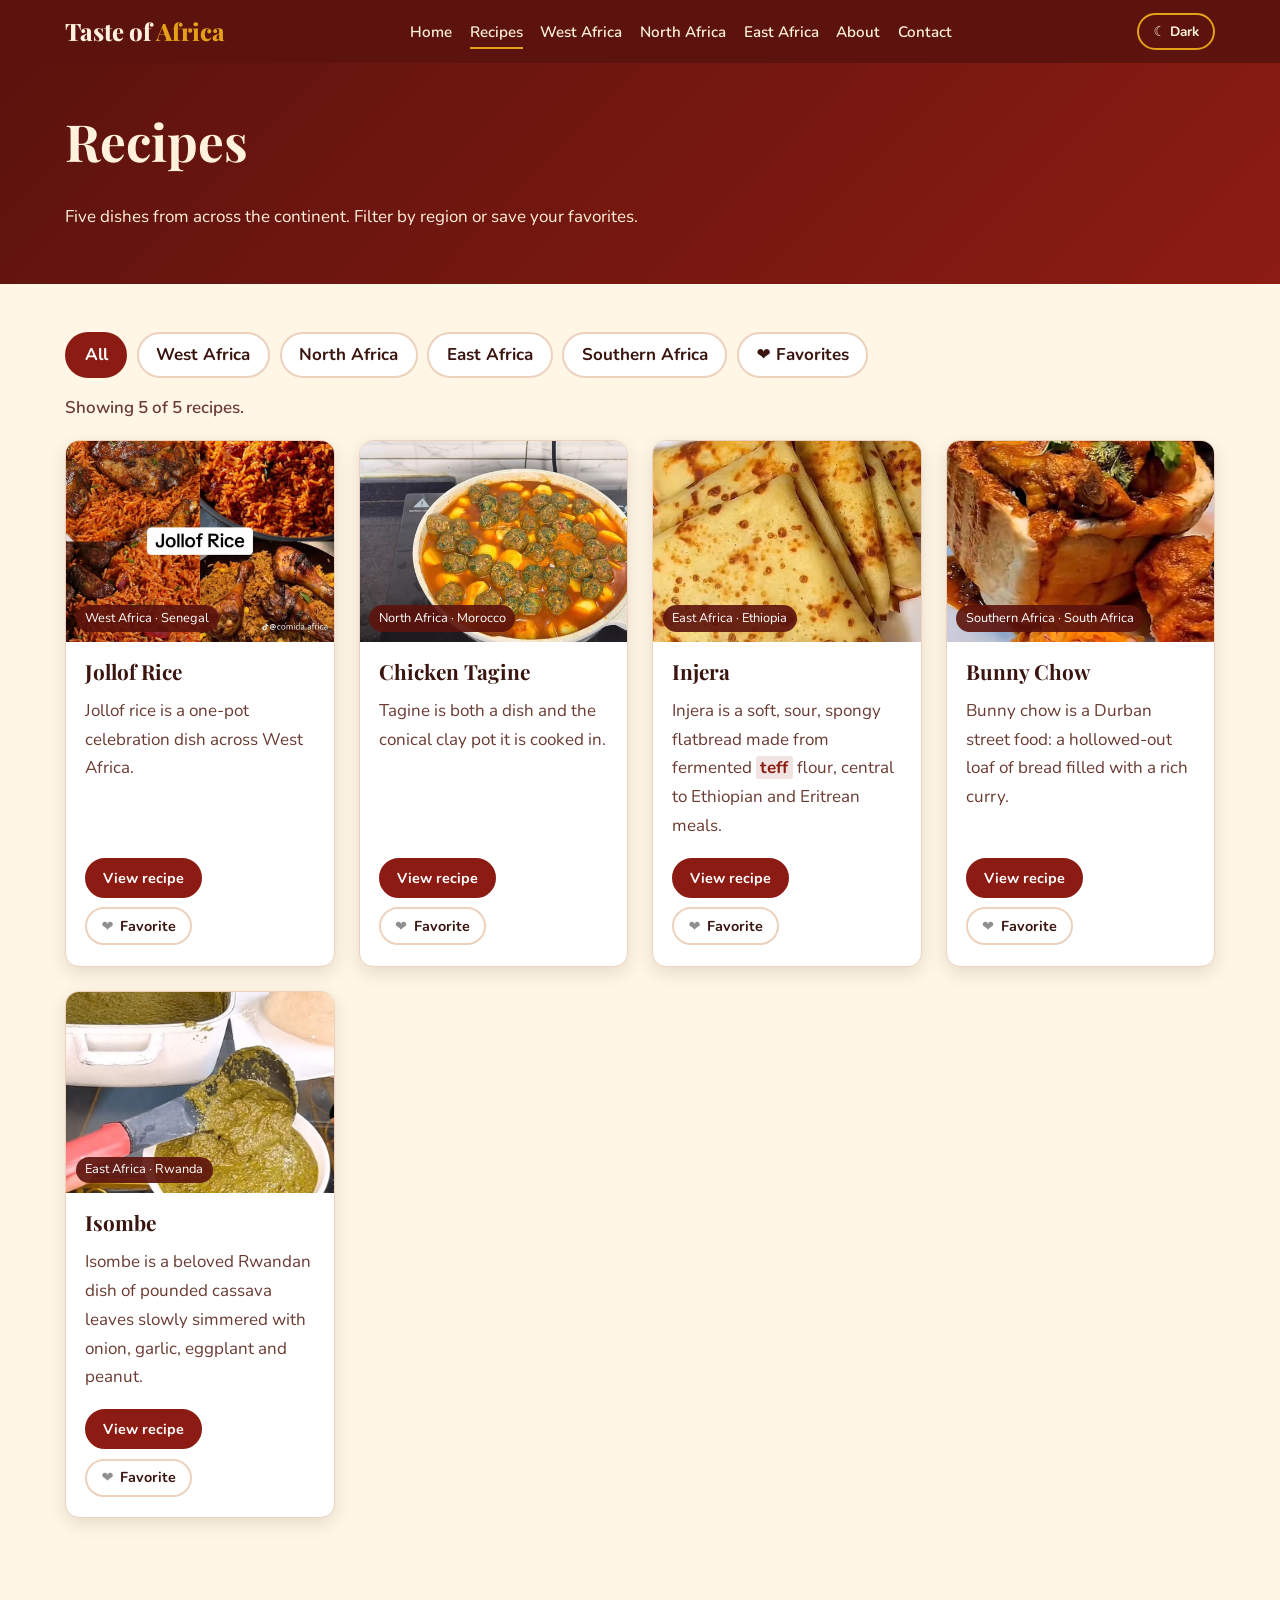
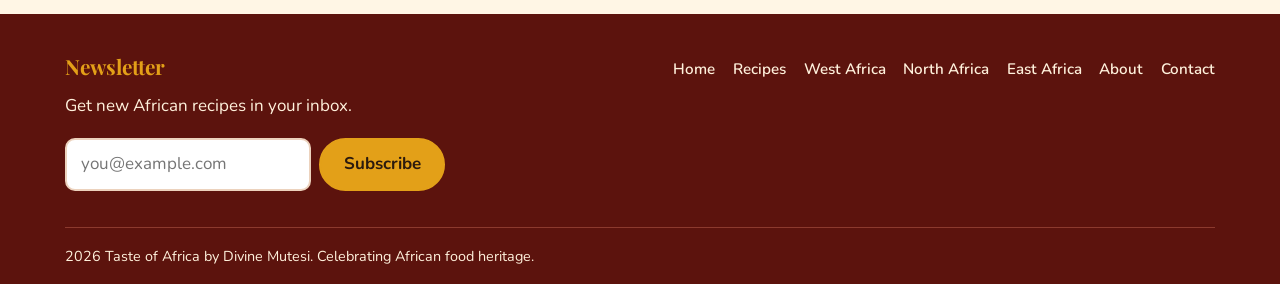
<file: recipes.html>
<!DOCTYPE html>
<html lang="en">
<head>
<meta charset="UTF-8">
<meta name="viewport" content="width=device-width, initial-scale=1.0">
<meta name="referrer" content="strict-origin-when-cross-origin">
<meta name="description" content="Browse African recipes and filter by region.">
<title>Recipes | Taste of Africa</title>
<link rel="preconnect" href="https://fonts.googleapis.com">
<link rel="preconnect" href="https://fonts.gstatic.com" crossorigin>
<link href="https://fonts.googleapis.com/css2?family=Nunito:wght@400;600;700&amp;family=Playfair+Display:wght@700;800&amp;display=swap" rel="stylesheet">
<link rel="icon" href="data:image/svg+xml,%3Csvg xmlns='http://www.w3.org/2000/svg' viewBox='0 0 100 100'%3E%3Ctext y='.9em' font-size='90'%3E%F0%9F%8D%B2%3C/text%3E%3C/svg%3E">
<link rel="stylesheet" href="styles.css">
<script src="script.js" defer></script>
</head>
<body>
<a class="skip-link" href="#main">Skip to main content</a>
<header class="site-header">
<div class="site-header__inner">
<a class="logo" href="index.html">Taste of <span>Africa</span></a>
<nav aria-label="Main navigation"><ul class="nav-list"><li><a href="index.html">Home</a></li><li><a href="recipes.html" aria-current="page">Recipes</a></li><li><a href="west-africa.html">West Africa</a></li><li><a href="north-africa.html">North Africa</a></li><li><a href="east-africa.html">East Africa</a></li><li><a href="about.html">About</a></li><li><a href="contact.html">Contact</a></li></ul></nav>
<button id="theme-toggle" class="theme-toggle" type="button" aria-pressed="false">&#9790; Dark</button>
</div>
</header>
<main id="main">
<header class="page-hero"><div class="container"><h1>Recipes</h1><p class="lead">Five dishes from across the continent. Filter by region or save your favorites.</p></div></header>
<div class="container section"><div class="filters" role="group" aria-label="Filter recipes by region"><button type="button" class="filter-btn active" data-filter="all" aria-pressed="true">All</button><button type="button" class="filter-btn" data-filter="west-africa" aria-pressed="false">West Africa</button><button type="button" class="filter-btn" data-filter="north-africa" aria-pressed="false">North Africa</button><button type="button" class="filter-btn" data-filter="east-africa" aria-pressed="false">East Africa</button><button type="button" class="filter-btn" data-filter="southern-africa" aria-pressed="false">Southern Africa</button><button type="button" class="filter-btn" data-filter="favorites" aria-pressed="false">&#10084; Favorites</button></div>
<p id="filter-status" class="status" role="status" aria-live="polite"></p>
<h2 class="sr-only">All recipes</h2>
<div class="grid" id="recipe-grid"><article class="card recipe-card" data-id="jollof-rice" data-region="west-africa">
<figure class="card__figure"><img src="images/jollof-rice.jpeg" alt="Four close-ups of red jollof rice, some with roasted chicken" loading="lazy"><figcaption class="card__cap">West Africa &middot; Senegal</figcaption></figure>
<div class="card__body"><h3><a href="jollof-rice.html">Jollof Rice</a></h3><p>Jollof rice is a one-pot celebration dish across West Africa.</p>
<div class="card__actions"><a class="btn btn--sm" href="jollof-rice.html">View recipe</a><button class="fav-btn" type="button" data-id="jollof-rice" aria-pressed="false"><span class="heart" aria-hidden="true">&#10084;</span> <span class="fav-label">Favorite</span></button></div></div></article><article class="card recipe-card" data-id="tagine" data-region="north-africa">
<figure class="card__figure"><img src="images/tagine.jpeg" alt="A pan of spiced meatballs and potatoes simmered in a tomato sauce, a tagine-style dish" loading="lazy"><figcaption class="card__cap">North Africa &middot; Morocco</figcaption></figure>
<div class="card__body"><h3><a href="tagine.html">Chicken Tagine</a></h3><p>Tagine is both a dish and the conical clay pot it is cooked in.</p>
<div class="card__actions"><a class="btn btn--sm" href="tagine.html">View recipe</a><button class="fav-btn" type="button" data-id="tagine" aria-pressed="false"><span class="heart" aria-hidden="true">&#10084;</span> <span class="fav-label">Favorite</span></button></div></div></article><article class="card recipe-card" data-id="injera" data-region="east-africa">
<figure class="card__figure"><img src="images/injera.jpeg" alt="Folded thin flatbreads on a white plate" loading="lazy"><figcaption class="card__cap">East Africa &middot; Ethiopia</figcaption></figure>
<div class="card__body"><h3><a href="injera.html">Injera</a></h3><p>Injera is a soft, sour, spongy flatbread made from fermented <mark>teff</mark> flour, central to Ethiopian and Eritrean meals.</p>
<div class="card__actions"><a class="btn btn--sm" href="injera.html">View recipe</a><button class="fav-btn" type="button" data-id="injera" aria-pressed="false"><span class="heart" aria-hidden="true">&#10084;</span> <span class="fav-label">Favorite</span></button></div></div></article><article class="card recipe-card" data-id="bunny-chow" data-region="southern-africa">
<figure class="card__figure"><img src="images/bunny-chow.jpeg" alt="A hollowed bread loaf filled with curry, served with a shredded carrot salad" loading="lazy"><figcaption class="card__cap">Southern Africa &middot; South Africa</figcaption></figure>
<div class="card__body"><h3><a href="bunny-chow.html">Bunny Chow</a></h3><p>Bunny chow is a Durban street food: a hollowed-out loaf of bread filled with a rich curry.</p>
<div class="card__actions"><a class="btn btn--sm" href="bunny-chow.html">View recipe</a><button class="fav-btn" type="button" data-id="bunny-chow" aria-pressed="false"><span class="heart" aria-hidden="true">&#10084;</span> <span class="fav-label">Favorite</span></button></div></div></article><article class="card recipe-card" data-id="isombe" data-region="east-africa">
<figure class="card__figure"><img src="images/isombe.jpeg" alt="A pot and a bowl of green isombe next to a mound of stiff dough" loading="lazy"><figcaption class="card__cap">East Africa &middot; Rwanda</figcaption></figure>
<div class="card__body"><h3><a href="isombe.html">Isombe</a></h3><p>Isombe is a beloved Rwandan dish of pounded cassava leaves slowly simmered with onion, garlic, eggplant and peanut.</p>
<div class="card__actions"><a class="btn btn--sm" href="isombe.html">View recipe</a><button class="fav-btn" type="button" data-id="isombe" aria-pressed="false"><span class="heart" aria-hidden="true">&#10084;</span> <span class="fav-label">Favorite</span></button></div></div></article></div>
<p id="no-results" class="status" hidden>No recipes here yet. Tap the heart on a recipe to save it.</p></div>
</main>
<footer class="site-footer">
<div class="site-footer__inner">
<section aria-labelledby="news-h"><h2 id="news-h">Newsletter</h2><p>Get new African recipes in your inbox.</p>
<form class="newsletter-form" novalidate><label for="news-email" class="sr-only">Email address</label><input type="email" id="news-email" placeholder="you@example.com" autocomplete="email" required><button type="submit" class="btn">Subscribe</button><p class="form-msg" role="status" aria-live="polite"></p></form></section>
<nav aria-label="Footer navigation"><ul class="footer-nav"><li><a href="index.html">Home</a></li><li><a href="recipes.html" aria-current="page">Recipes</a></li><li><a href="west-africa.html">West Africa</a></li><li><a href="north-africa.html">North Africa</a></li><li><a href="east-africa.html">East Africa</a></li><li><a href="about.html">About</a></li><li><a href="contact.html">Contact</a></li></ul></nav>
</div>
<p class="copy">2026 Taste of Africa by Divine Mutesi. Celebrating African food heritage.</p>
</footer>
</body>
</html>
</file>
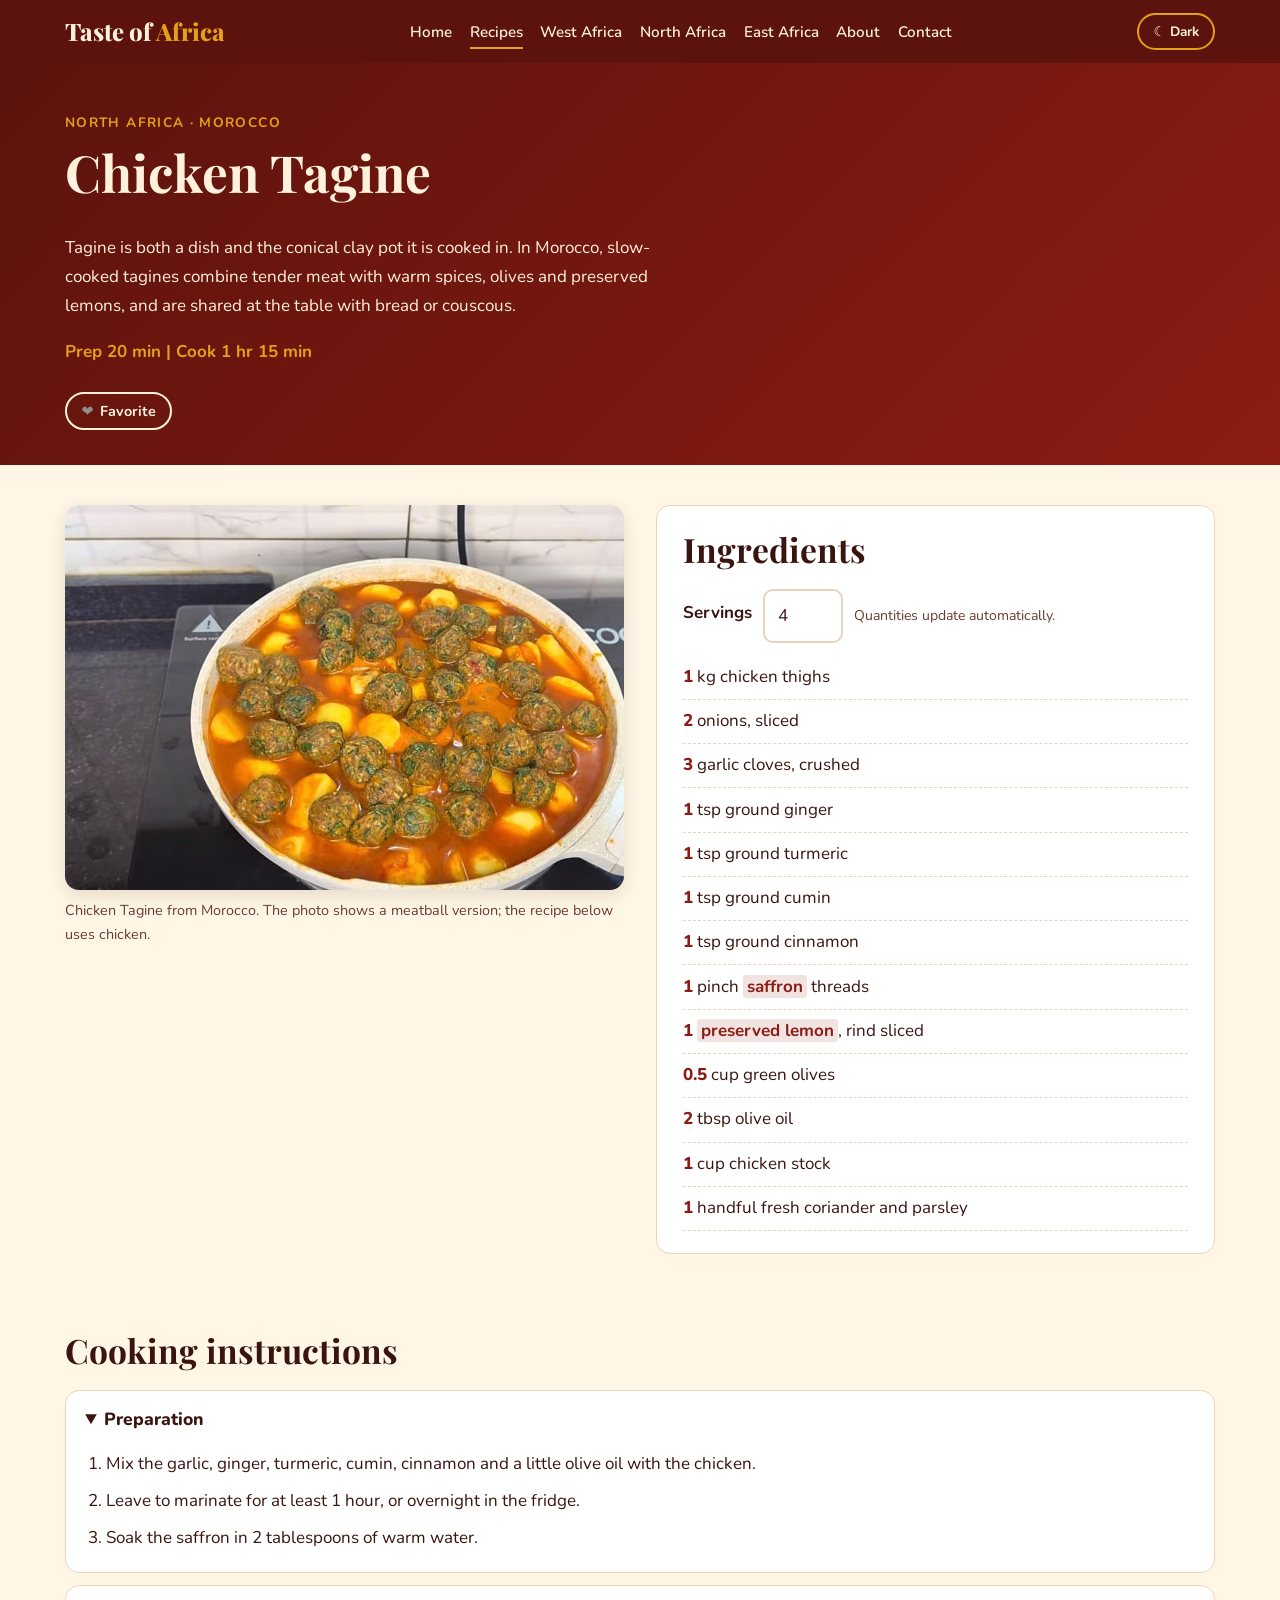
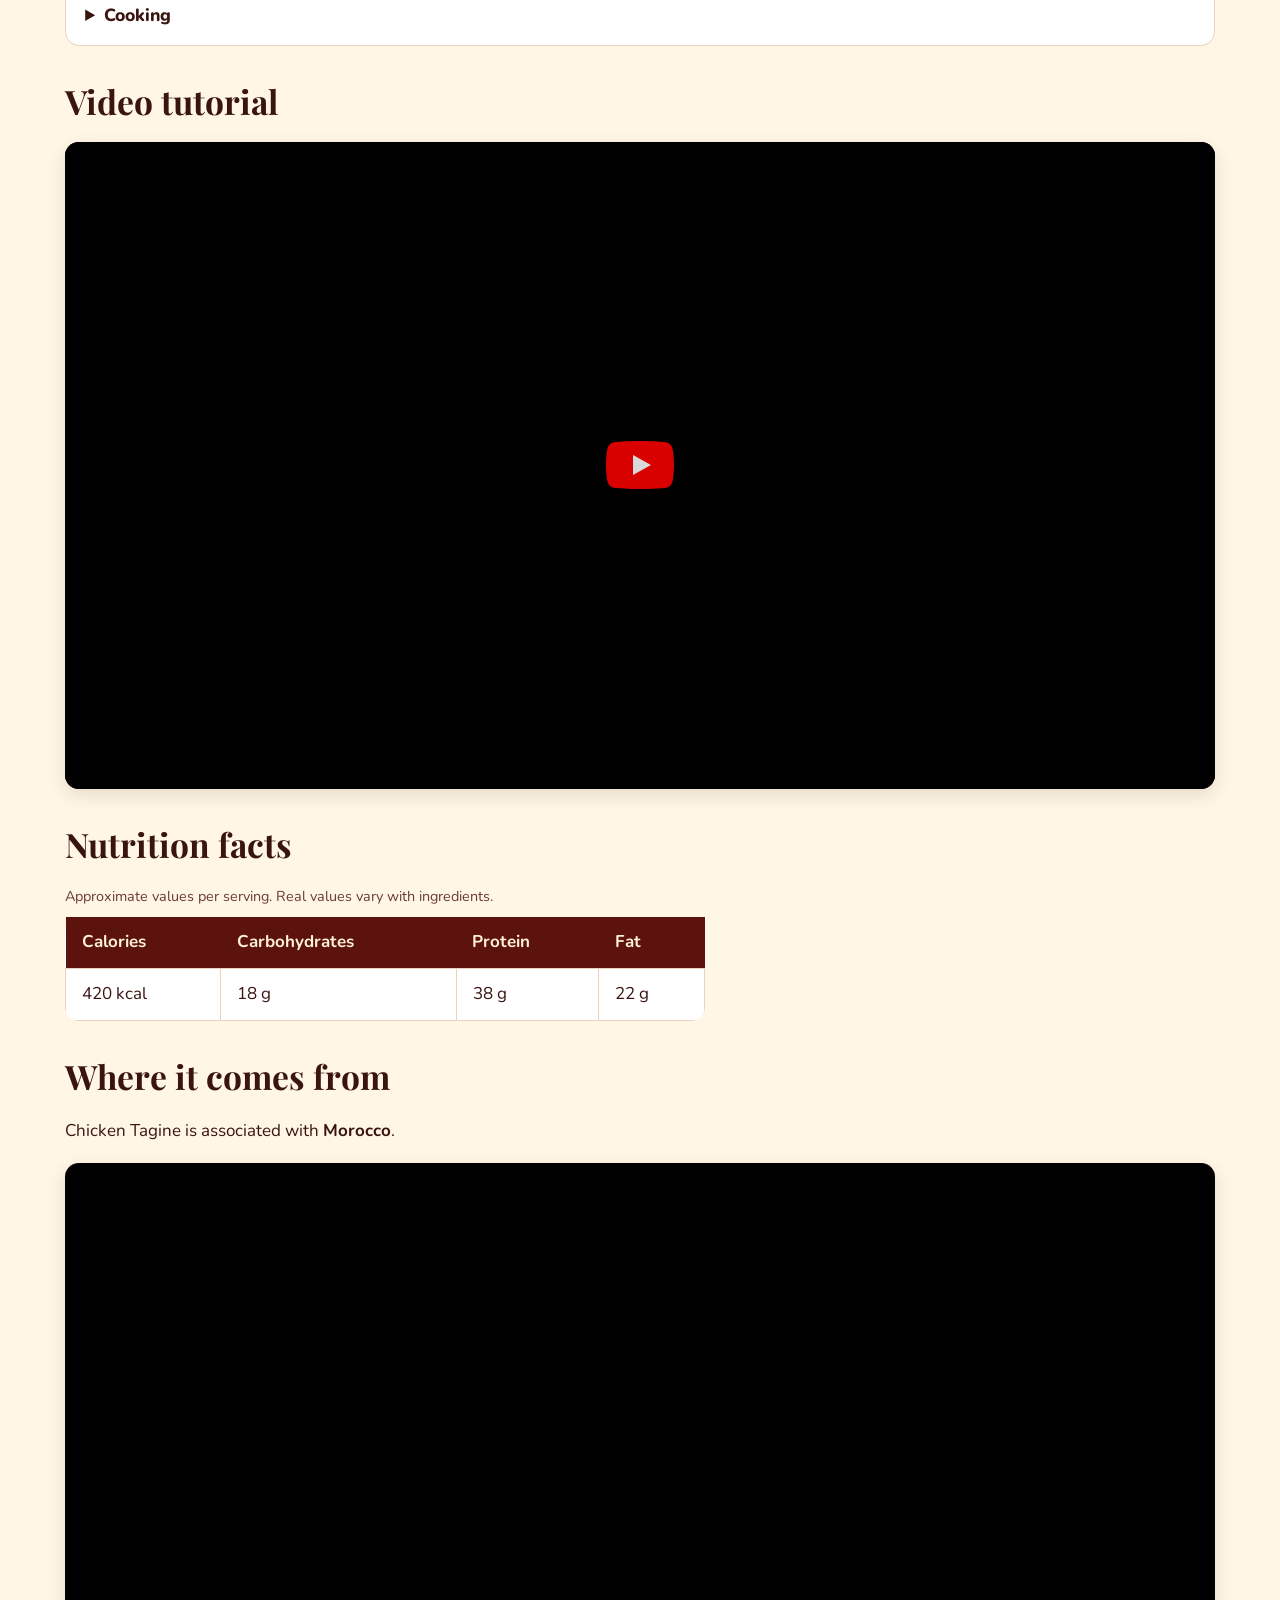
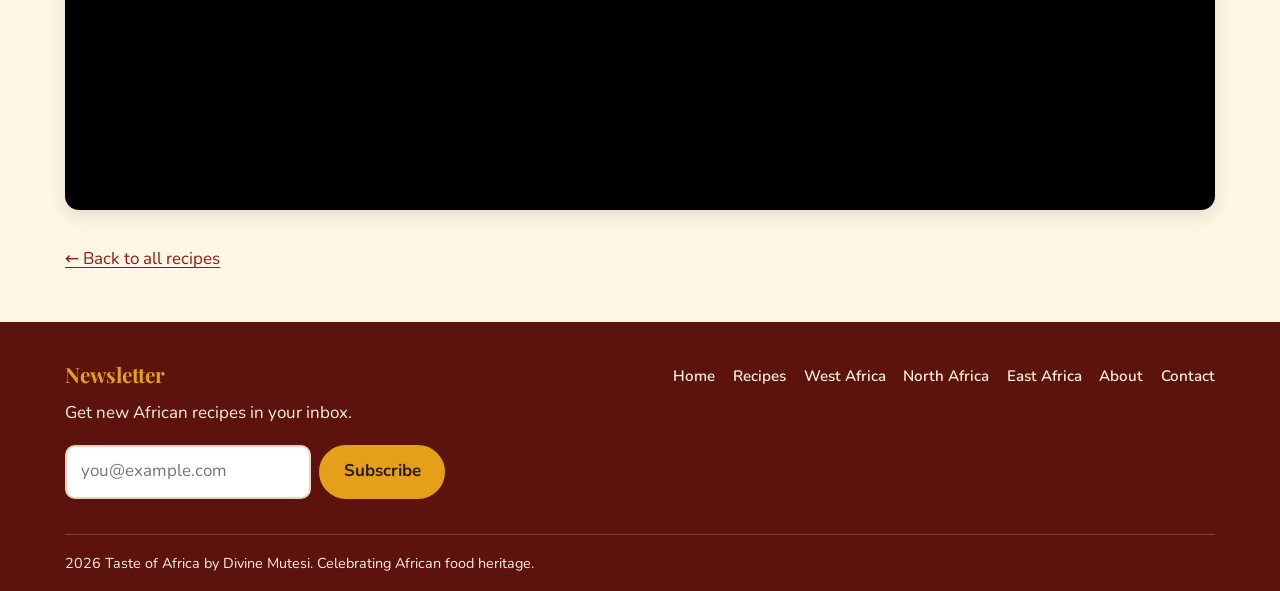
<file: tagine.html>
<!DOCTYPE html>
<html lang="en">
<head>
<meta charset="UTF-8">
<meta name="viewport" content="width=device-width, initial-scale=1.0">
<meta name="referrer" content="strict-origin-when-cross-origin">
<meta name="description" content="Chicken Tagine recipe from Morocco: ingredients, instructions, video and map.">
<title>Chicken Tagine | Taste of Africa</title>
<link rel="preconnect" href="https://fonts.googleapis.com">
<link rel="preconnect" href="https://fonts.gstatic.com" crossorigin>
<link href="https://fonts.googleapis.com/css2?family=Nunito:wght@400;600;700&amp;family=Playfair+Display:wght@700;800&amp;display=swap" rel="stylesheet">
<link rel="icon" href="data:image/svg+xml,%3Csvg xmlns='http://www.w3.org/2000/svg' viewBox='0 0 100 100'%3E%3Ctext y='.9em' font-size='90'%3E%F0%9F%8D%B2%3C/text%3E%3C/svg%3E">
<link rel="stylesheet" href="styles.css">
<script src="script.js" defer></script>
</head>
<body>
<a class="skip-link" href="#main">Skip to main content</a>
<header class="site-header">
<div class="site-header__inner">
<a class="logo" href="index.html">Taste of <span>Africa</span></a>
<nav aria-label="Main navigation"><ul class="nav-list"><li><a href="index.html">Home</a></li><li><a href="recipes.html" aria-current="page">Recipes</a></li><li><a href="west-africa.html">West Africa</a></li><li><a href="north-africa.html">North Africa</a></li><li><a href="east-africa.html">East Africa</a></li><li><a href="about.html">About</a></li><li><a href="contact.html">Contact</a></li></ul></nav>
<button id="theme-toggle" class="theme-toggle" type="button" aria-pressed="false">&#9790; Dark</button>
</div>
</header>
<main id="main">
<article class="recipe">
<header class="page-hero"><div class="container"><p class="eyebrow">North Africa &middot; Morocco</p><h1>Chicken Tagine</h1><p class="lead">Tagine is both a dish and the conical clay pot it is cooked in. In Morocco, slow-cooked tagines combine tender meat with warm spices, olives and preserved lemons, and are shared at the table with bread or couscous.</p>
<p class="meta">Prep 20 min | Cook 1 hr 15 min</p><button class="fav-btn" type="button" data-id="tagine" aria-pressed="false"><span class="heart" aria-hidden="true">&#10084;</span> <span class="fav-label">Favorite</span></button></div></header>
<div class="container recipe__grid">
<figure class="recipe__figure"><img src="images/tagine.jpeg" alt="A pan of spiced meatballs and potatoes simmered in a tomato sauce, a tagine-style dish"><figcaption>Chicken Tagine from Morocco. The photo shows a meatball version; the recipe below uses chicken.</figcaption></figure>
<section aria-labelledby="ing-h" class="panel"><h2 id="ing-h">Ingredients</h2>
<div class="scaler"><label for="servings">Servings</label><input type="number" id="servings" min="1" max="24" value="4" data-base="4"><span class="hint">Quantities update automatically.</span></div>
<ul class="ingredients"><li><span class="qty" data-base="1">1</span> kg chicken thighs</li><li><span class="qty" data-base="2">2</span> onions, sliced</li><li><span class="qty" data-base="3">3</span> garlic cloves, crushed</li><li><span class="qty" data-base="1">1</span> tsp ground ginger</li><li><span class="qty" data-base="1">1</span> tsp ground turmeric</li><li><span class="qty" data-base="1">1</span> tsp ground cumin</li><li><span class="qty" data-base="1">1</span> tsp ground cinnamon</li><li><span class="qty" data-base="1">1</span> pinch <mark>saffron</mark> threads</li><li><span class="qty" data-base="1">1</span> <mark>preserved lemon</mark>, rind sliced</li><li><span class="qty" data-base="0.5">0.5</span> cup green olives</li><li><span class="qty" data-base="2">2</span> tbsp olive oil</li><li><span class="qty" data-base="1">1</span> cup chicken stock</li><li><span class="qty" data-base="1">1</span> handful fresh coriander and parsley</li></ul></section>
</div>
<div class="container">
<section aria-labelledby="steps-h"><h2 id="steps-h">Cooking instructions</h2>
<details open><summary>Preparation</summary><ol><li>Mix the garlic, ginger, turmeric, cumin, cinnamon and a little olive oil with the chicken.</li><li>Leave to marinate for at least 1 hour, or overnight in the fridge.</li><li>Soak the saffron in 2 tablespoons of warm water.</li></ol></details>
<details><summary>Cooking</summary><ol><li>Heat the oil in a tagine or heavy pot and soften the onions.</li><li>Add the marinated chicken and brown lightly on all sides.</li><li>Pour in the stock and the saffron water. Cover and simmer gently for 45 minutes.</li><li>Add the preserved lemon and olives and cook for another 15 minutes, uncovered, until the sauce thickens.</li><li>Scatter with fresh herbs and serve with bread or couscous.</li></ol></details></section>
<section aria-labelledby="vid-h"><h2 id="vid-h">Video tutorial</h2><div class="video"><iframe src="https://www.youtube.com/embed/Sh5-l-xRZMA" title="Moroccan chicken tagine recipe by Food Fusion" allow="accelerometer; autoplay; clipboard-write; encrypted-media; gyroscope; picture-in-picture; web-share" referrerpolicy="strict-origin-when-cross-origin" allowfullscreen></iframe></div></section>
<section aria-labelledby="nut-h"><h2 id="nut-h">Nutrition facts</h2>
<table class="table"><caption>Approximate values per serving. Real values vary with ingredients.</caption><thead><tr><th scope="col">Calories</th><th scope="col">Carbohydrates</th><th scope="col">Protein</th><th scope="col">Fat</th></tr></thead><tbody><tr><td>420 kcal</td><td>18 g</td><td>38 g</td><td>22 g</td></tr></tbody></table></section>
<section aria-labelledby="map-h"><h2 id="map-h">Where it comes from</h2><p>Chicken Tagine is associated with <strong>Morocco</strong>.</p><div class="map"><iframe src="https://www.google.com/maps?q=Morocco&amp;output=embed" title="Map of Morocco, the country of origin of tagine" loading="lazy" referrerpolicy="no-referrer-when-downgrade"></iframe></div></section>
<p class="back"><a href="recipes.html">&larr; Back to all recipes</a></p>
</div>
</article>
</main>
<footer class="site-footer">
<div class="site-footer__inner">
<section aria-labelledby="news-h"><h2 id="news-h">Newsletter</h2><p>Get new African recipes in your inbox.</p>
<form class="newsletter-form" novalidate><label for="news-email" class="sr-only">Email address</label><input type="email" id="news-email" placeholder="you@example.com" autocomplete="email" required><button type="submit" class="btn">Subscribe</button><p class="form-msg" role="status" aria-live="polite"></p></form></section>
<nav aria-label="Footer navigation"><ul class="footer-nav"><li><a href="index.html">Home</a></li><li><a href="recipes.html" aria-current="page">Recipes</a></li><li><a href="west-africa.html">West Africa</a></li><li><a href="north-africa.html">North Africa</a></li><li><a href="east-africa.html">East Africa</a></li><li><a href="about.html">About</a></li><li><a href="contact.html">Contact</a></li></ul></nav>
</div>
<p class="copy">2026 Taste of Africa by Divine Mutesi. Celebrating African food heritage.</p>
</footer>
</body>
</html>
</file>
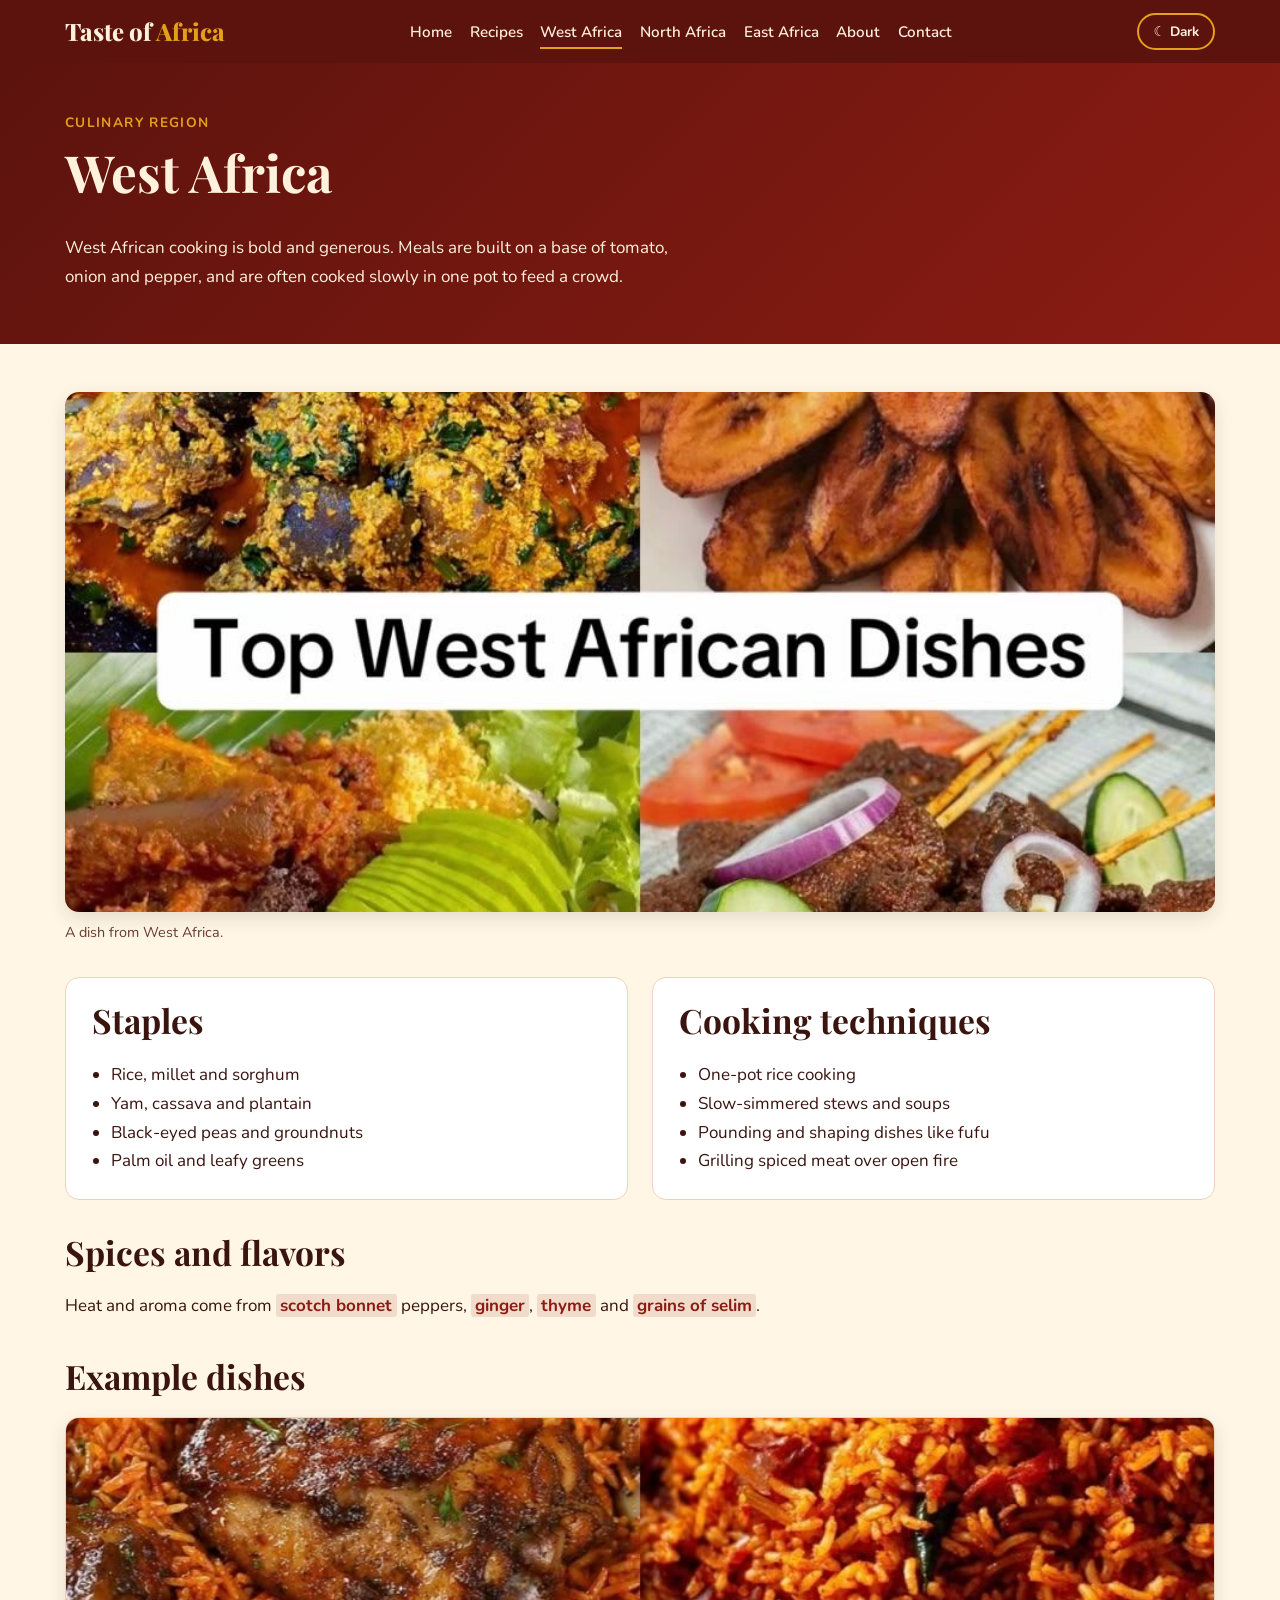
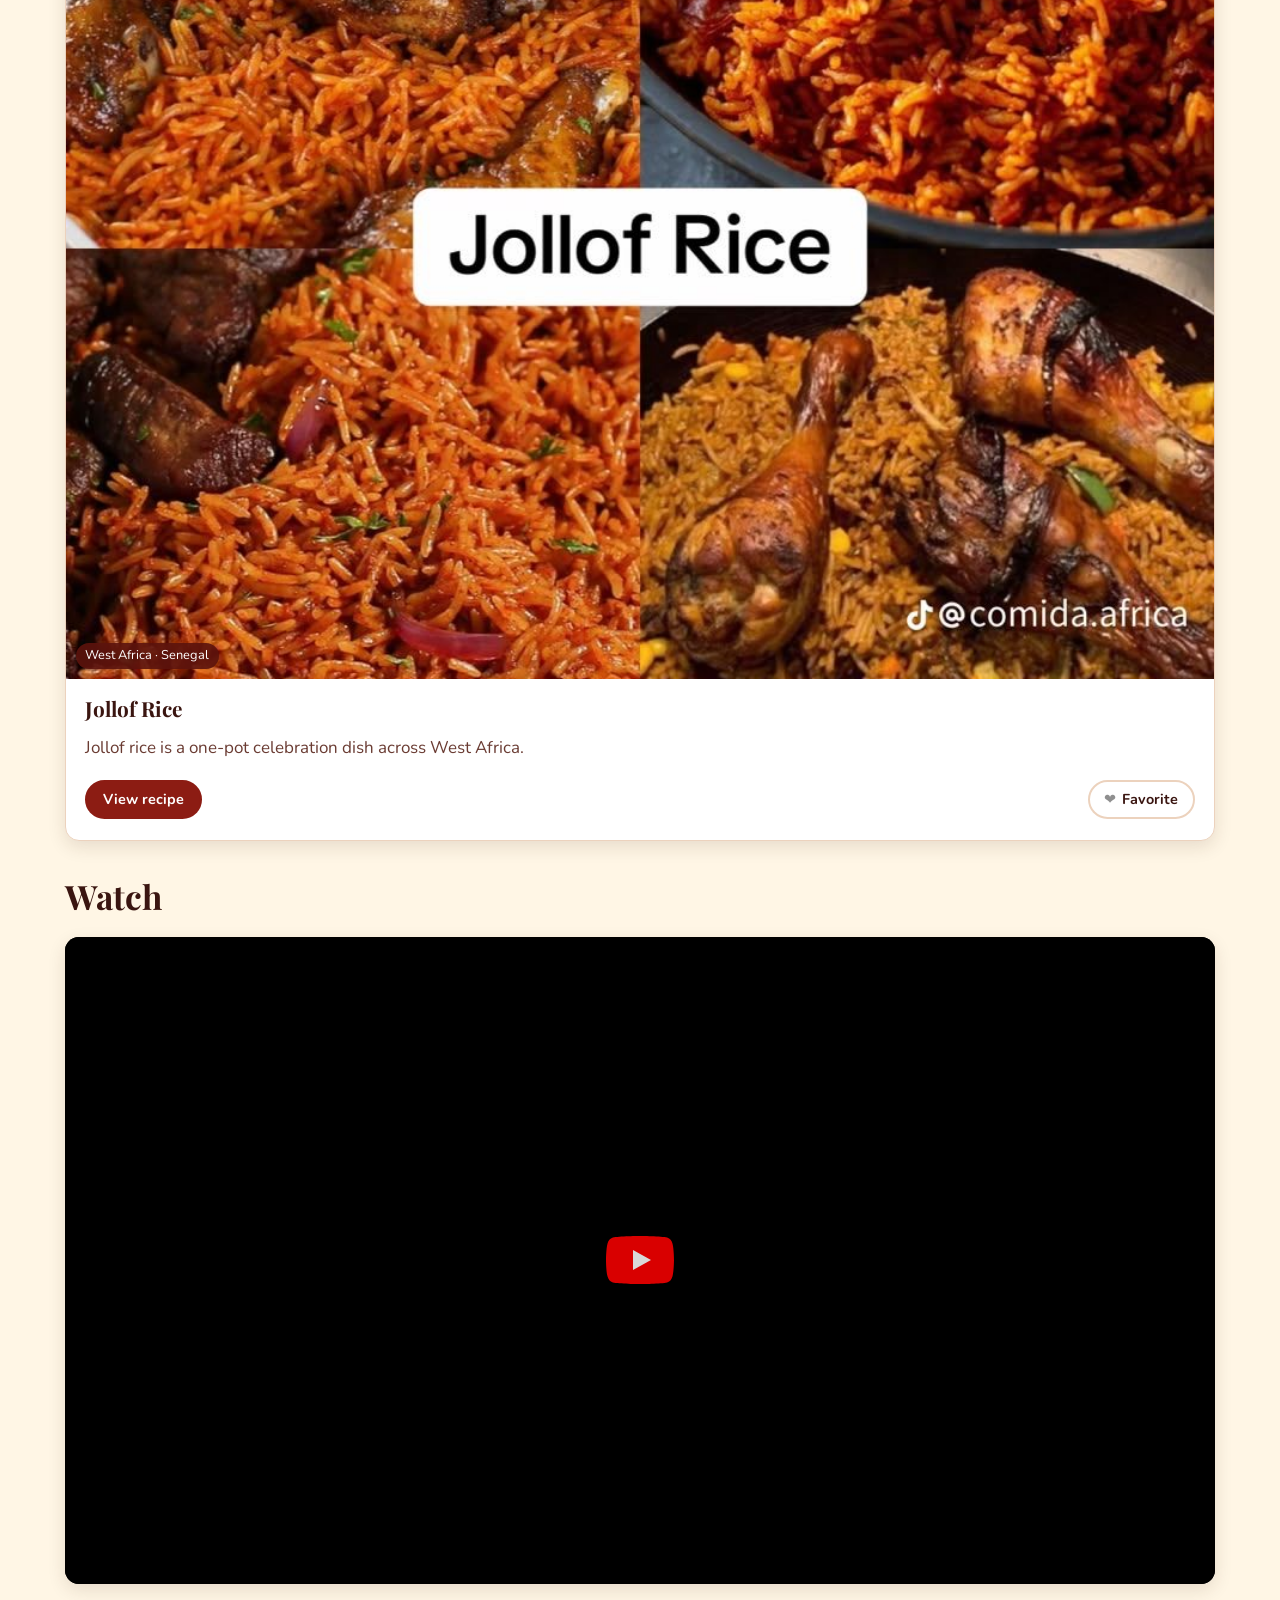
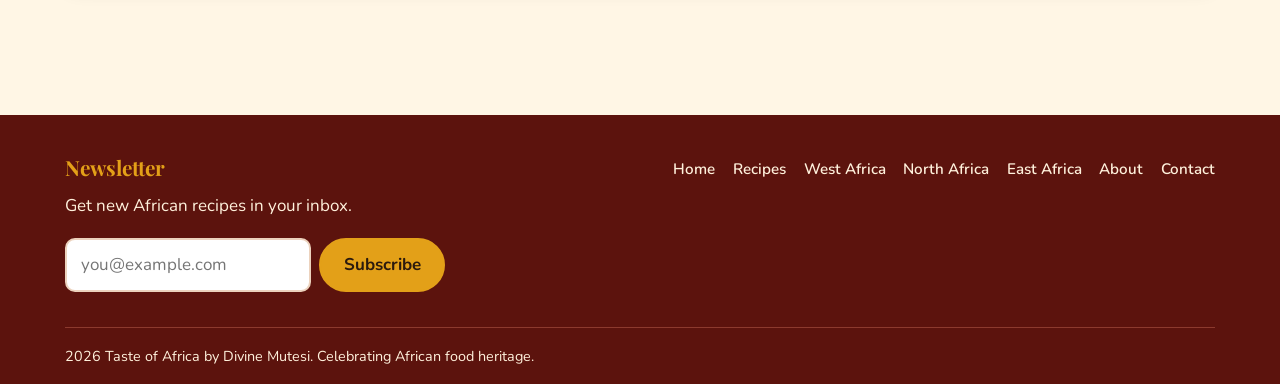
<file: west-africa.html>
<!DOCTYPE html>
<html lang="en">
<head>
<meta charset="UTF-8">
<meta name="viewport" content="width=device-width, initial-scale=1.0">
<meta name="referrer" content="strict-origin-when-cross-origin">
<meta name="description" content="Food culture of West Africa: staples, spices, techniques and recipes.">
<title>West Africa | Taste of Africa</title>
<link rel="preconnect" href="https://fonts.googleapis.com">
<link rel="preconnect" href="https://fonts.gstatic.com" crossorigin>
<link href="https://fonts.googleapis.com/css2?family=Nunito:wght@400;600;700&amp;family=Playfair+Display:wght@700;800&amp;display=swap" rel="stylesheet">
<link rel="icon" href="data:image/svg+xml,%3Csvg xmlns='http://www.w3.org/2000/svg' viewBox='0 0 100 100'%3E%3Ctext y='.9em' font-size='90'%3E%F0%9F%8D%B2%3C/text%3E%3C/svg%3E">
<link rel="stylesheet" href="styles.css">
<script src="script.js" defer></script>
</head>
<body>
<a class="skip-link" href="#main">Skip to main content</a>
<header class="site-header">
<div class="site-header__inner">
<a class="logo" href="index.html">Taste of <span>Africa</span></a>
<nav aria-label="Main navigation"><ul class="nav-list"><li><a href="index.html">Home</a></li><li><a href="recipes.html">Recipes</a></li><li><a href="west-africa.html" aria-current="page">West Africa</a></li><li><a href="north-africa.html">North Africa</a></li><li><a href="east-africa.html">East Africa</a></li><li><a href="about.html">About</a></li><li><a href="contact.html">Contact</a></li></ul></nav>
<button id="theme-toggle" class="theme-toggle" type="button" aria-pressed="false">&#9790; Dark</button>
</div>
</header>
<main id="main">
<header class="page-hero"><div class="container"><p class="eyebrow">Culinary region</p><h1>West Africa</h1><p class="lead">West African cooking is bold and generous. Meals are built on a base of tomato, onion and pepper, and are often cooked slowly in one pot to feed a crowd.</p></div></header>
<div class="container section"><figure class="wide"><img src="images/westafrican-dish.jpeg" alt="A collage of West African dishes including fried plantain and grilled meat skewers"><figcaption>A dish from West Africa.</figcaption></figure>
<div class="two-col"><section aria-labelledby="st-h" class="panel"><h2 id="st-h">Staples</h2><ul><li>Rice, millet and sorghum</li><li>Yam, cassava and plantain</li><li>Black-eyed peas and groundnuts</li><li>Palm oil and leafy greens</li></ul></section>
<section aria-labelledby="te-h" class="panel"><h2 id="te-h">Cooking techniques</h2><ul><li>One-pot rice cooking</li><li>Slow-simmered stews and soups</li><li>Pounding and shaping dishes like fufu</li><li>Grilling spiced meat over open fire</li></ul></section></div>
<section aria-labelledby="sp-h"><h2 id="sp-h">Spices and flavors</h2><p>Heat and aroma come from <mark>scotch bonnet</mark> peppers, <mark>ginger</mark>, <mark>thyme</mark> and <mark>grains of selim</mark>.</p></section>
<section aria-labelledby="ex-h"><h2 id="ex-h">Example dishes</h2><div class="grid"><article class="card recipe-card" data-id="jollof-rice" data-region="west-africa">
<figure class="card__figure"><img src="images/jollof-rice.jpeg" alt="Four close-ups of red jollof rice, some with roasted chicken" loading="lazy"><figcaption class="card__cap">West Africa &middot; Senegal</figcaption></figure>
<div class="card__body"><h3><a href="jollof-rice.html">Jollof Rice</a></h3><p>Jollof rice is a one-pot celebration dish across West Africa.</p>
<div class="card__actions"><a class="btn btn--sm" href="jollof-rice.html">View recipe</a><button class="fav-btn" type="button" data-id="jollof-rice" aria-pressed="false"><span class="heart" aria-hidden="true">&#10084;</span> <span class="fav-label">Favorite</span></button></div></div></article></div></section>
<section aria-labelledby="v-h"><h2 id="v-h">Watch</h2><div class="video"><iframe src="https://www.youtube.com/embed/4V_GaurkxZ8" title="Jollof rice, a West African classic" allow="accelerometer; autoplay; clipboard-write; encrypted-media; gyroscope; picture-in-picture; web-share" referrerpolicy="strict-origin-when-cross-origin" allowfullscreen></iframe></div></section></div>
</main>
<footer class="site-footer">
<div class="site-footer__inner">
<section aria-labelledby="news-h"><h2 id="news-h">Newsletter</h2><p>Get new African recipes in your inbox.</p>
<form class="newsletter-form" novalidate><label for="news-email" class="sr-only">Email address</label><input type="email" id="news-email" placeholder="you@example.com" autocomplete="email" required><button type="submit" class="btn">Subscribe</button><p class="form-msg" role="status" aria-live="polite"></p></form></section>
<nav aria-label="Footer navigation"><ul class="footer-nav"><li><a href="index.html">Home</a></li><li><a href="recipes.html">Recipes</a></li><li><a href="west-africa.html" aria-current="page">West Africa</a></li><li><a href="north-africa.html">North Africa</a></li><li><a href="east-africa.html">East Africa</a></li><li><a href="about.html">About</a></li><li><a href="contact.html">Contact</a></li></ul></nav>
</div>
<p class="copy">2026 Taste of Africa by Divine Mutesi. Celebrating African food heritage.</p>
</footer>
</body>
</html>
</file>
<file: styles.css>
/* Taste of Africa - styles.css
   Palette inspired by African spices and landscapes: terracotta red, mustard, earthy brown, cream. */
:root{--bg:#fff6e5;--text:#3a1510;--muted:#6a3b32;--card:#ffffff;--brand:#8c1c13;--brand-dark:#5e0f09;--gold:#e3a018;--header:#5c130d;--on-header:#fff1dc;--border:#ecd2bd;--shadow:0 6px 18px rgba(59,35,20,.12);--mark:rgba(140,28,19,.12);--mark-text:#8c1c13;--r:14px;--font-head:"Playfair Display",Georgia,serif;--font-body:"Nunito",system-ui,sans-serif}
[data-theme="dark"]{--mark:rgba(240,163,127,.18);--mark-text:#f0a37f;--bg:#1c120c;--text:#f5e9d6;--muted:#d1b89a;--card:#2a1b12;--brand:#f0a37f;--brand-dark:#ffc2a3;--header:#2b0a07;--border:#4a3426;--shadow:0 6px 18px rgba(0,0,0,.5)}
*,*::before,*::after{box-sizing:border-box}
html{font-size:100%;scroll-behavior:smooth}
body{margin:0;font-family:var(--font-body);font-size:1.0625rem;line-height:1.7;background:var(--bg);color:var(--text)}
h1,h2,h3{font-family:var(--font-head);line-height:1.2;margin:0 0 .6em}
h1{font-size:clamp(2rem,5vw,3.2rem)}h2{font-size:clamp(1.5rem,3.5vw,2.1rem)}h3{font-size:1.3rem}
p{margin:0 0 1em}
a{color:var(--brand);text-underline-offset:3px}a:hover{color:var(--brand-dark)}
img{max-width:100%;display:block}
:focus-visible{outline:3px solid var(--gold);outline-offset:3px}
.container{width:min(1150px,92%);margin-inline:auto}
.section{padding-block:3rem}
.sub{color:var(--muted);margin-bottom:1.5rem}
.sr-only{position:absolute;width:1px;height:1px;margin:-1px;overflow:hidden;clip:rect(0,0,0,0);white-space:nowrap}
.skip-link{position:absolute;left:1rem;top:-4rem;background:var(--gold);color:#2b1a0e;padding:.5rem 1rem;border-radius:6px;font-weight:700;z-index:100}
.skip-link:focus{top:1rem}
mark{background:var(--mark);color:var(--mark-text);padding:0 .25em;border-radius:3px;font-weight:700}
.hero mark,.page-hero mark{background:rgba(255,255,255,.22);color:#fff}
/* header and navigation */
.site-header{background:var(--header);position:sticky;top:0;z-index:50}
.site-header__inner{width:min(1150px,94%);margin-inline:auto;display:flex;align-items:center;justify-content:space-between;gap:1rem;flex-wrap:wrap;padding:.7rem 0}
.logo{font-family:var(--font-head);font-size:1.5rem;font-weight:800;color:var(--on-header);text-decoration:none}.logo span{color:var(--gold)}
.nav-list,.footer-nav{list-style:none;margin:0;padding:0;display:flex;flex-wrap:wrap;gap:.25rem 1.1rem}
.nav-list a,.footer-nav a{color:var(--on-header);text-decoration:none;font-weight:600;font-size:.95rem;padding:.35rem 0;border-bottom:2px solid transparent;transition:color .2s,border-color .2s}
.nav-list a:hover,.footer-nav a:hover{color:var(--gold);border-color:var(--gold)}
.nav-list a[aria-current="page"]{border-color:var(--gold)}
.theme-toggle{background:transparent;color:var(--on-header);border:2px solid var(--gold);border-radius:999px;padding:.3rem .9rem;font:inherit;font-size:.85rem;font-weight:700;cursor:pointer}
.theme-toggle:hover{background:var(--gold);color:#2b1a0e}
/* buttons */
.btn{display:inline-block;background:var(--brand);color:#fff;border:2px solid var(--brand);border-radius:999px;padding:.6rem 1.4rem;font:inherit;font-weight:700;text-decoration:none;cursor:pointer;transition:transform .2s,background .2s}
[data-theme="dark"] .btn{background:var(--gold);border-color:var(--gold);color:#2b1a0e}
.btn:hover{background:var(--brand-dark);border-color:var(--brand-dark);color:#fff;transform:translateY(-2px)}
[data-theme="dark"] .btn:hover{background:#f5b93a;color:#2b1a0e}
.btn--ghost{background:transparent;color:#fff;border-color:#fff}.btn--ghost:hover{background:#fff;color:#3b2314;border-color:#fff}
.btn--sm{padding:.35rem 1rem;font-size:.9rem}
/* hero */
.hero{background:linear-gradient(rgba(70,12,8,.80),rgba(70,12,8,.80)),url("images/home-hero.jpg") center/cover;color:#fff;padding:4rem 0}
.hero__grid{display:grid;grid-template-columns:1fr 1fr;gap:2.5rem;align-items:center}
.hero h1{color:#fff}.hero .lead{font-size:1.15rem}
.eyebrow{color:var(--gold);text-transform:uppercase;letter-spacing:.1em;font-size:.85rem;font-weight:700;margin-bottom:.5rem}
.page-hero{background:linear-gradient(135deg,#5c130d,#8c1c13);color:var(--on-header);padding:3rem 0 2.2rem}.page-hero h1{color:var(--on-header)}.page-hero .lead{max-width:62ch}
.page-hero .meta{color:var(--gold);font-weight:700}
.video,.map{position:relative;aspect-ratio:16/9;border-radius:var(--r);overflow:hidden;box-shadow:var(--shadow);background:#000}
.video iframe,.map iframe{position:absolute;inset:0;width:100%;height:100%;border:0}
.video-thumb{position:absolute;inset:0;display:flex;align-items:center;justify-content:center;background:var(--thumb,#000) center/cover no-repeat #000;text-decoration:none;cursor:pointer}
.video-thumb svg{transition:transform .2s ease,opacity .2s ease;opacity:.85}
.video-thumb:hover svg{transform:scale(1.15);opacity:1}
/* cards and grids */
.grid{display:grid;grid-template-columns:repeat(auto-fit,minmax(240px,1fr));gap:1.5rem}
.grid--3{grid-template-columns:repeat(auto-fit,minmax(260px,1fr))}
.card{background:var(--card);border:1px solid var(--border);border-radius:var(--r);box-shadow:var(--shadow);overflow:hidden;display:flex;flex-direction:column;transition:transform .25s,box-shadow .25s}
.card:hover{transform:translateY(-4px)}
.card__figure{margin:0;position:relative}.card__figure img{aspect-ratio:4/3;width:100%;object-fit:cover}
.card__cap{position:absolute;left:.6rem;bottom:.6rem;background:rgba(92,19,13,.9);color:#fff;font-size:.8rem;padding:.15rem .6rem;border-radius:999px}
.card__body{padding:1.1rem 1.2rem 1.3rem;display:flex;flex-direction:column;flex:1}.card__body p{color:var(--muted);flex:1}
.card__body h3 a{text-decoration:none;color:var(--text)}.card__body h3 a:hover{color:var(--brand)}
.card__actions{display:flex;gap:.6rem;align-items:center;justify-content:space-between;flex-wrap:wrap}
.card--text{padding:1.4rem}.card--text p{color:var(--muted);margin:0}
.region-card{position:relative;display:block;border-radius:var(--r);overflow:hidden;box-shadow:var(--shadow);color:#fff;text-decoration:none;min-height:240px}
.region-card img{position:absolute;inset:0;width:100%;height:100%;object-fit:cover;transition:transform .4s}.region-card:hover img{transform:scale(1.06)}
.region-card span{position:absolute;inset:auto 0 0 0;padding:3rem 1.2rem 1.1rem;background:linear-gradient(transparent,rgba(20,10,4,.92));font-size:.95rem}
.region-card strong{display:block;font-family:var(--font-head);font-size:1.4rem}
.recipe-card.hidden{display:none}
/* favorites and filters */
.fav-btn{display:inline-flex;align-items:center;gap:.4rem;background:transparent;color:var(--text);border:2px solid var(--border);border-radius:999px;padding:.3rem .9rem;font:inherit;font-size:.9rem;font-weight:700;cursor:pointer}
.page-hero .fav-btn{color:var(--on-header);border-color:var(--on-header);margin-top:.5rem}
.fav-btn .heart{color:#8f8f8f;transition:color .2s,transform .2s}
.fav-btn.active{border-color:#d62828}.fav-btn.active .heart{color:#e63946;transform:scale(1.25)}
.filters{display:flex;flex-wrap:wrap;gap:.6rem;margin-bottom:1rem}
.filter-btn{background:var(--card);color:var(--text);border:2px solid var(--border);border-radius:999px;padding:.4rem 1.1rem;font:inherit;font-weight:700;cursor:pointer;transition:background .2s}
.filter-btn:hover{border-color:var(--brand)}
.filter-btn.active{background:var(--brand);border-color:var(--brand);color:#fff}
[data-theme="dark"] .filter-btn.active{background:var(--gold);border-color:var(--gold);color:#2b1a0e}
.status{color:var(--muted);font-weight:600}
/* recipe page */
.recipe__grid{display:grid;grid-template-columns:1fr 1fr;gap:2rem;padding-block:2.5rem}
.recipe__figure,.wide{margin:0}.recipe__figure img,.wide img{width:100%;max-height:520px;object-fit:cover;border-radius:var(--r);box-shadow:var(--shadow)}
figcaption{font-size:.9rem;color:var(--muted);margin-top:.5rem}
.panel{background:var(--card);border:1px solid var(--border);border-radius:var(--r);padding:1.4rem 1.6rem}
.panel ul{margin:0;padding-left:1.2rem}
.ingredients{list-style:none;padding:0!important}.ingredients li{padding:.45rem 0;border-bottom:1px dashed var(--border)}
.qty{font-weight:800;color:var(--brand)}
.scaler{display:flex;align-items:center;gap:.7rem;flex-wrap:wrap;margin-bottom:.8rem}
.scaler input{width:5rem}
.hint{font-size:.88rem;color:var(--muted);margin:0}
details{background:var(--card);border:1px solid var(--border);border-radius:var(--r);margin-bottom:.8rem;padding:.2rem 1.2rem}
summary{cursor:pointer;font-weight:800;padding:.7rem 0;font-size:1.1rem}
details ol{padding-left:1.3rem;margin:.2rem 0 1rem}details li{margin-bottom:.5rem}
.table{width:100%;max-width:640px;border-collapse:collapse;background:var(--card);border-radius:var(--r);overflow:hidden}
.table caption{text-align:left;color:var(--muted);font-size:.9rem;padding-bottom:.5rem}
.table th{background:var(--header);color:var(--on-header);text-align:left;padding:.7rem 1rem}.table td{padding:.7rem 1rem;border:1px solid var(--border)}
.recipe .container>section{margin-bottom:2.2rem}
.two-col{display:grid;grid-template-columns:1fr 1fr;gap:1.5rem;margin:2rem 0}
.container>section{margin-bottom:2.2rem}
.mission{background:var(--card);border-left:6px solid var(--gold);border-radius:var(--r);padding:1.6rem 1.8rem;font-size:1.15rem;box-shadow:var(--shadow)}
.back{margin-top:2rem}
.wide--small img{max-width:560px;margin-inline:auto}.wide--small figcaption{text-align:center}
/* forms */
.contact{max-width:680px}
.field{margin-bottom:1.2rem}
label{display:block;font-weight:700;margin-bottom:.3rem}
input,select,textarea{width:100%;font:inherit;color:var(--text);background:var(--card);border:2px solid var(--border);border-radius:10px;padding:.65rem .85rem;transition:border-color .2s,box-shadow .2s}
input:focus,select:focus,textarea:focus{outline:none;border-color:var(--gold);box-shadow:0 0 0 4px rgba(227,160,24,.35)}
input[aria-invalid="true"],textarea[aria-invalid="true"]{border-color:#c0392b}
.error{color:#b3261e;font-weight:700;margin:.3rem 0 0;min-height:0}
[data-theme="dark"] .error{color:#ff9a8f}
.confirmation{background:var(--card);border:2px solid var(--gold);border-radius:var(--r);padding:1.6rem;font-size:1.2rem;font-weight:700}
/* footer */
.site-footer{background:var(--header);color:var(--on-header);padding:2.5rem 0 1rem;margin-top:3rem}
.site-footer__inner{width:min(1150px,94%);margin-inline:auto;display:flex;flex-wrap:wrap;justify-content:space-between;gap:2rem}
.site-footer h2{font-size:1.3rem;color:var(--gold)}
.newsletter-form{display:flex;flex-wrap:wrap;gap:.5rem;max-width:380px}.newsletter-form input{flex:1;min-width:180px}
.newsletter-form .btn{background:var(--gold);border-color:var(--gold);color:#2b1a0e}
.form-msg{width:100%;margin:.2rem 0 0;font-weight:700}
.copy{width:min(1150px,94%);margin:1.5rem auto 0;border-top:1px solid #8c3a2e;padding-top:1rem;font-size:.9rem}
/* animation (disabled for users who prefer reduced motion) */
@media (prefers-reduced-motion:no-preference){.card,.panel,.mission{animation:rise .6s ease both}@keyframes rise{from{opacity:0;transform:translateY(14px)}to{opacity:1;transform:none}}}
@media (prefers-reduced-motion:reduce){*{transition:none!important;scroll-behavior:auto!important}}
/* responsive */
@media (max-width:820px){.hero__grid,.recipe__grid,.two-col{grid-template-columns:1fr}.hero{padding:2.5rem 0}.section{padding-block:2rem}}
@media (max-width:520px){.site-header__inner{flex-direction:column;align-items:flex-start}.card__actions{flex-direction:column;align-items:stretch}.card__actions .btn,.card__actions .fav-btn{text-align:center;justify-content:center}}
</file>
